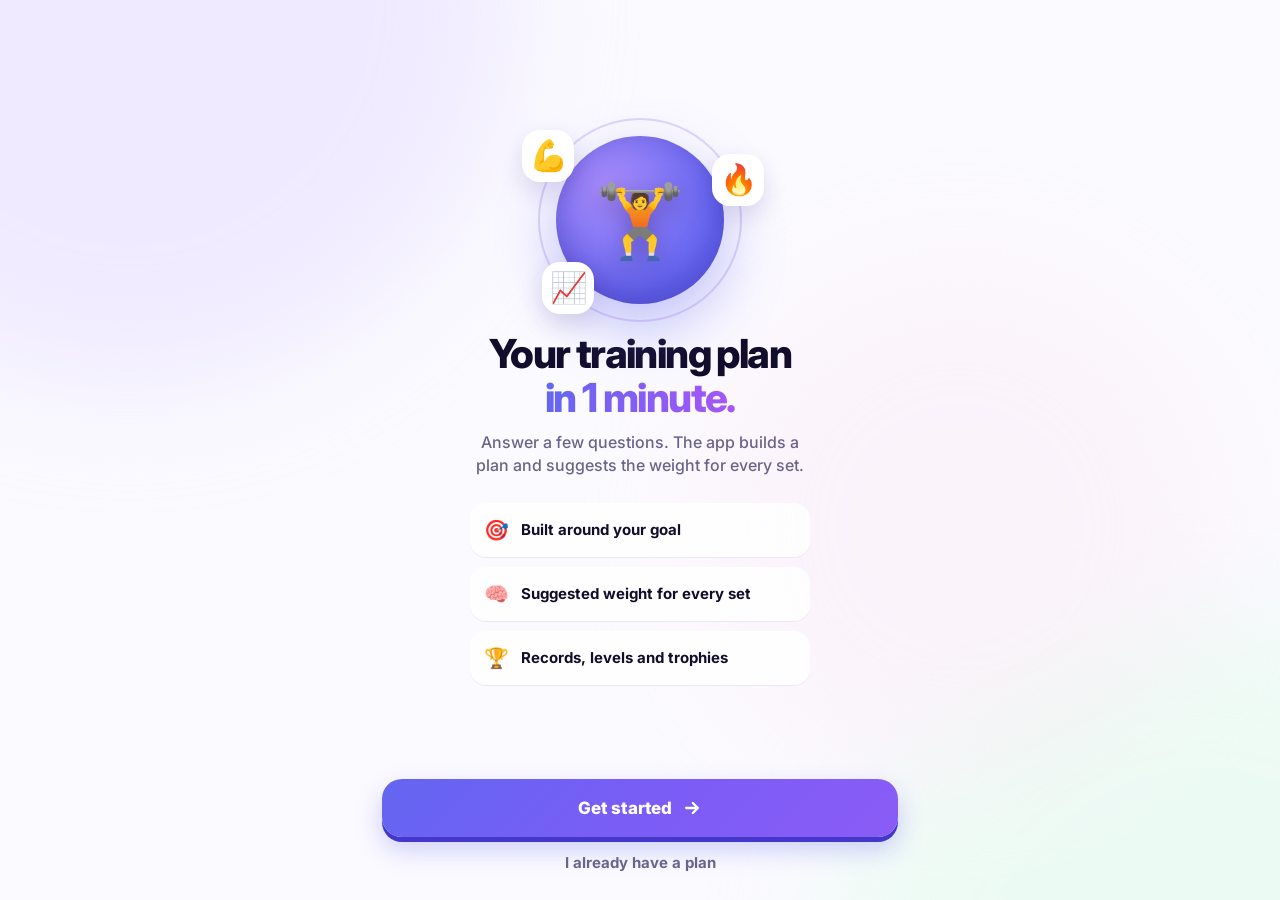
<file: index.html>
<!DOCTYPE html>
<html lang="fr">
<head>
    <meta charset="UTF-8">
    <meta name="viewport" content="width=device-width, initial-scale=1.0, user-scalable=no, viewport-fit=cover">
    <meta name="apple-mobile-web-app-capable" content="yes">
    <meta name="apple-mobile-web-app-status-bar-style" content="default">
    <meta name="apple-mobile-web-app-title" content="Muscu">
    <meta name="theme-color" content="#f8fafc">
    <title>Muscu - Training App</title>
    <link rel="manifest" href="manifest.json">
    <link rel="icon" type="image/png" sizes="32x32" href="icons/favicon-32.png">
    <link rel="icon" type="image/png" sizes="48x48" href="icons/favicon-48.png">
    <link rel="apple-touch-icon" sizes="180x180" href="icons/apple-touch-icon.png">
    <link rel="preconnect" href="https://fonts.googleapis.com">
    <link rel="preconnect" href="https://fonts.gstatic.com" crossorigin>
    <link href="https://fonts.googleapis.com/css2?family=Inter:wght@400;500;600;700;800&family=Nunito:wght@900&display=swap" rel="stylesheet" media="print" onload="this.media='all'">
    <noscript><link href="https://fonts.googleapis.com/css2?family=Inter:wght@400;500;600;700;800&family=Nunito:wght@900&display=swap" rel="stylesheet"></noscript>
    <link rel="preload" href="app.js?v=6.5.0" as="script">
    <link rel="stylesheet" href="styles.css?v=6.5.0">
    <link rel="stylesheet" href="streak-score.css?v=6.5.0">
    <link rel="stylesheet" href="theme.css?v=6.5.0">
    <link rel="stylesheet" href="onboarding.css?v=6.5.0">
    <link rel="stylesheet" href="v6.css?v=6.5.0">
    <link rel="stylesheet" href="dark.css?v=6.5.0">
    <script>
        // Theme before first paint (no white flash in dark mode).
        (function () {
            var choice = 'auto';
            try { choice = localStorage.getItem('themeChoice') || 'auto'; } catch (e) {}
            var dark = choice === 'dark' || (choice === 'auto' && window.matchMedia && matchMedia('(prefers-color-scheme: dark)').matches);
            document.documentElement.setAttribute('data-theme', dark ? 'dark' : 'light');
        })();
        // Language before first paint (same rules as i18n.js: ?lang, saved choice, phone, French).
        (function () {
            var supported = ['fr', 'en'];
            var pick = function (value) { var code = String(value || '').toLowerCase().split(/[-_]/)[0]; return supported.indexOf(code) >= 0 ? code : null; };
            var lang = null;
            try { lang = pick(new URLSearchParams(location.search).get('lang')); } catch (e) {}
            if (!lang) {
                var choice = null;
                try { choice = localStorage.getItem('locale'); } catch (e) {}
                lang = choice && choice !== 'auto' ? pick(choice) : null;
                var languages = navigator.languages && navigator.languages.length ? navigator.languages : [navigator.language];
                for (var i = 0; !lang && i < languages.length; i += 1) lang = pick(languages[i]);
            }
            document.documentElement.setAttribute('lang', lang || 'fr');
        })();
    </script>
</head>
<body>
    <!-- SVG Gradient Definitions -->
    <svg style="position: absolute; width: 0; height: 0;">
        <defs>
            <linearGradient id="timerGradient" x1="0%" y1="0%" x2="100%" y2="100%">
                <stop offset="0%" style="stop-color:#6366f1"/>
                <stop offset="50%" style="stop-color:#8b5cf6"/>
                <stop offset="100%" style="stop-color:#a855f7"/>
            </linearGradient>
        </defs>
    </svg>
    
    <div id="app">
        <!-- Écran Accueil -->
        <div id="screen-home" class="screen active">
            <div class="home-pager" id="home-pager">
                <!-- Volet 1 : Accueil -->
                <section class="home-pane" id="pane-home" data-pane="session" aria-labelledby="home-tab-session">
                    <div class="home-content pane-scroll">
                        <header class="pane-header">
                            <div class="pane-header-text">
                                <span class="home-date-kicker" id="home-date-kicker"></span>
                                <h1 id="home-title" data-i18n="home.titleNoName">Bonjour</h1>
                            </div>
                            <div class="pane-header-actions">
                            <button type="button" class="pane-header-btn friends-btn" id="btn-friends" aria-label="Amis" title="Amis" data-i18n-aria-label="home.friends" data-i18n-title="home.friends" hidden>
                                <svg viewBox="0 0 24 24" fill="none" stroke="currentColor" stroke-width="2.2" stroke-linecap="round" stroke-linejoin="round" aria-hidden="true"><path d="M16 21v-2a4 4 0 0 0-4-4H6a4 4 0 0 0-4 4v2"/><circle cx="9" cy="7" r="4"/><path d="M22 21v-2a4 4 0 0 0-3-3.87"/><path d="M16 3.13a4 4 0 0 1 0 7.75"/></svg>
                                <span class="friends-badge" id="friends-badge" hidden></span>
                            </button>
                            <button type="button" class="pane-header-btn" id="btn-settings" aria-label="Réglages" title="Réglages" data-i18n-aria-label="home.settings" data-i18n-title="home.settings">
                                <svg width="18" height="18" viewBox="0 0 24 24" fill="none" stroke="currentColor" stroke-width="2">
                            <circle cx="12" cy="12" r="3"/>
                            <path d="M19.4 15a1.65 1.65 0 0 0 .33 1.82l.06.06a2 2 0 0 1 0 2.83 2 2 0 0 1-2.83 0l-.06-.06a1.65 1.65 0 0 0-1.82-.33 1.65 1.65 0 0 0-1 1.51V21a2 2 0 0 1-2 2 2 2 0 0 1-2-2v-.09A1.65 1.65 0 0 0 9 19.4a1.65 1.65 0 0 0-1.82.33l-.06.06a2 2 0 0 1-2.83 0 2 2 0 0 1 0-2.83l.06-.06a1.65 1.65 0 0 0 .33-1.82 1.65 1.65 0 0 0-1.51-1H3a2 2 0 0 1-2-2 2 2 0 0 1 2-2h.09A1.65 1.65 0 0 0 4.6 9a1.65 1.65 0 0 0-.33-1.82l-.06-.06a2 2 0 0 1 0-2.83 2 2 0 0 1 2.83 0l.06.06a1.65 1.65 0 0 0 1.82.33H9a1.65 1.65 0 0 0 1-1.51V3a2 2 0 0 1 2-2 2 2 0 0 1 2 2v.09a1.65 1.65 0 0 0 1 1.51 1.65 1.65 0 0 0 1.82-.33l.06-.06a2 2 0 0 1 2.83 0 2 2 0 0 1 0 2.83l-.06.06a1.65 1.65 0 0 0-.33 1.82V9a1.65 1.65 0 0 0 1.51 1H21a2 2 0 0 1 2 2 2 2 0 0 1-2 2h-.09a1.65 1.65 0 0 0-1.51 1z"/>
                        </svg>
                            </button>
                            </div>
                        </header>

                        <!-- Streak Card - Consolidated -->
                        <div class="home-hero" id="streak-card"></div>

                        <!-- Week Prediction/Warning -->
                        <div class="week-prediction" id="week-prediction" style="display: none;"></div>

                        <div class="suggested-session-card next-quest" id="suggested-session">
                    <div class="next-quest-head">
                        <div class="next-quest-heading">
                            <span class="next-quest-tag" id="session-tag" data-i18n="home.nextSession">Prochaine séance</span>
                            <h2 class="session-name" id="session-name" data-i18n="common.loading">Chargement…</h2>
                            <div class="next-quest-muscles" id="session-muscles"></div>
                        </div>
                    </div>
                    <div class="last-session next-quest-last" id="last-session-info"></div>
                    <!-- Kept for the session data hooks, not displayed on the card -->
                    <div class="next-quest-data" hidden>
                        <span id="session-duration">~45 min</span>
                        <span id="session-slots">0 exos</span>
                        <span id="session-sets">0 séries</span>
                        <span id="session-cycle-preview">Cycle : --</span>
                    </div>
                    <div class="session-actions">
                        <button class="btn btn-primary btn-large next-quest-start" id="btn-start-session">
                            <span class="next-quest-play" aria-hidden="true">
                                <svg width="14" height="14" viewBox="0 0 24 24" fill="currentColor"><path d="M6.8 5.14v13.72a1 1 0 0 0 1.52.85l10.8-6.86a1 1 0 0 0 0-1.7L8.32 4.29A1 1 0 0 0 6.8 5.14z"/></svg>
                            </span>
                            <span data-i18n="home.startSession">Démarrer la séance</span>
                        </button>
                        <button class="btn btn-secondary next-quest-change" id="btn-change-session">
                            <svg width="16" height="16" viewBox="0 0 24 24" fill="none" stroke="currentColor" stroke-width="2.4" stroke-linecap="round" stroke-linejoin="round" aria-hidden="true">
                                <path d="M17 3l4 4-4 4M3 7h18M7 21l-4-4 4-4M21 17H3"/>
                            </svg>
                            <span data-i18n="home.changeSession">Changer de séance</span>
                        </button>
                    </div>
                </div>

                        <div class="month-challenge" id="month-challenge" hidden></div>

                        <button type="button" class="journey-teaser" id="journey-teaser" data-home-tab="progress" hidden></button>

                        <div class="pz-card physique-card is-compact" id="physique-card">
                            <!-- Volume par muscle généré dynamiquement -->
                        </div>

                        <div class="home-actions">
                            <button class="btn btn-outline" id="btn-edit-sessions">
                                <svg width="18" height="18" viewBox="0 0 24 24" fill="none" stroke="currentColor" stroke-width="2">
                                    <path d="M11 4H4a2 2 0 0 0-2 2v14a2 2 0 0 0 2 2h14a2 2 0 0 0 2-2v-7"/>
                                    <path d="M18.5 2.5a2.121 2.121 0 0 1 3 3L12 15l-4 1 1-4 9.5-9.5z"/>
                                </svg>
                                <span data-i18n="home.mySessions">Mes séances</span>
                            </button>
                        </div>
                    </div>
                </section>

                <!-- Volet 2 : Parcours -->
                <section class="home-pane" id="pane-journey" data-pane="progress" aria-labelledby="home-tab-progress">
                    <div class="home-content pane-scroll progress-zone" id="stats-section">
                        <header class="pane-header">
                            <div class="pane-header-text">
                                <h1 data-i18n="journey.title">Parcours</h1>
                            </div>
                        </header>

                        <div class="player-card" id="player-card"></div>

                        <div class="journey" id="journey-path">
                            <!-- Chemin façon Duolingo (journey.js) -->
                        </div>

                        <div class="pz-card league-card" id="league-card"></div>

                        <div class="pz-card quest-board" id="quest-board"></div>

                        <div class="pz-card trophy-case" id="trophy-case"></div>

                    </div>
                </section>

                <!-- Volet 3 : Stats -->
                <section class="home-pane" id="pane-stats" data-pane="stats" aria-labelledby="home-tab-stats">
                    <div class="home-content pane-scroll">
                        <header class="pane-header">
                            <div class="pane-header-text">
                                <h1 data-i18n="stats.title">Stats</h1>
                            </div>
                        </header>

                        <div class="pz-card stats-overview" id="stats-overview"></div>

                        <section class="history-calendar-section" id="history-calendar-section">
                    <div class="history-calendar-header">
                        <div class="history-calendar-heading">
                            <div class="history-calendar-meta">
                                <span class="history-calendar-kicker" id="history-calendar-kicker" data-i18n="stats.history">Historique</span>
                                <span class="history-calendar-summary" id="history-calendar-summary">0 séance</span>
                            </div>
                            <h3 id="history-calendar-title"></h3>
                        </div>
                        <div class="history-calendar-nav">
                            <button class="calendar-nav-btn" id="history-calendar-prev" type="button" aria-label="Mois précédent" data-i18n-aria-label="stats.prevMonth">
                                <svg width="16" height="16" viewBox="0 0 24 24" fill="none" stroke="currentColor" stroke-width="2.6" stroke-linecap="round" stroke-linejoin="round" aria-hidden="true"><path d="M15 18l-6-6 6-6"/></svg>
                            </button>
                            <button class="calendar-nav-btn" id="history-calendar-next" type="button" aria-label="Mois suivant" data-i18n-aria-label="stats.nextMonth">
                                <svg width="16" height="16" viewBox="0 0 24 24" fill="none" stroke="currentColor" stroke-width="2.6" stroke-linecap="round" stroke-linejoin="round" aria-hidden="true"><path d="M9 18l6-6-6-6"/></svg>
                            </button>
                        </div>
                    </div>
                    <div class="history-calendar-weekdays" aria-hidden="true">
                        <span>L</span>
                        <span>M</span>
                        <span>M</span>
                        <span>J</span>
                        <span>V</span>
                        <span>S</span>
                        <span>D</span>
                    </div>
                    <div class="history-calendar-grid" id="history-calendar-grid">
                        <!-- Calendrier généré dynamiquement -->
                    </div>
                    <div class="history-calendar-legend" id="history-calendar-legend"></div>
                    <div class="history-calendar-empty" id="history-calendar-empty" style="display: none;" data-i18n="stats.calendarEmpty">Aucune séance ce mois-ci.</div>
                </section>

                        <div class="pz-card activity-card" id="activity-card"></div>

                        <div class="pz-card cardio-card" id="cardio-card"></div>

                        <div class="pz-card exo-search-card" id="exo-search-card">
                            <!-- Recherche d'exo + fiches perso (exo-profile.js) -->
                        </div>

                        <div class="pz-card lifts-card" id="lifts-card"></div>

                        <div class="pz-card tools-card" id="tools-card"></div>

                        <div class="pz-card backup-card">
                            <div class="pz-card-head">
                                <div>
                                    <h4 data-i18n="stats.backup.title">Sauvegarde</h4>
                                    <p class="pz-card-note" data-i18n="stats.backup.note">Tes données sont stockées uniquement sur cet appareil.</p>
                                </div>
                            </div>
                            <div class="backup-actions">
                        <button class="btn btn-ghost" id="btn-export">
                            <svg width="16" height="16" viewBox="0 0 24 24" fill="none" stroke="currentColor" stroke-width="2">
                                <path d="M21 15v4a2 2 0 0 1-2 2H5a2 2 0 0 1-2-2v-4"/>
                                <polyline points="7 10 12 15 17 10"/>
                                <line x1="12" y1="15" x2="12" y2="3"/>
                            </svg>
                            <span data-i18n="stats.backup.export">Exporter</span>
                        </button>
                        <button class="btn btn-ghost" id="btn-import">
                            <svg width="16" height="16" viewBox="0 0 24 24" fill="none" stroke="currentColor" stroke-width="2">
                                <path d="M21 15v4a2 2 0 0 1-2 2H5a2 2 0 0 1-2-2v-4"/>
                                <polyline points="17 8 12 3 7 8"/>
                                <line x1="12" y1="3" x2="12" y2="15"/>
                            </svg>
                            <span data-i18n="stats.backup.import">Importer</span>
                        </button>
                        <input type="file" id="import-file" accept=".json,.txt" hidden>
                    </div>
                        </div>

                        <footer class="app-footer">
                            <span class="app-version">v6.5.0</span>
                            <span class="storage-info" id="storage-info"></span>
                        </footer>
                    </div>
                </section>
            </div>

            <nav class="tabbar" role="tablist" aria-label="Navigation principale" data-i18n-aria-label="nav.label">
                <button type="button" class="tabbar-btn active" role="tab" id="home-tab-session" data-home-tab="session" aria-selected="true">
                    <svg viewBox="0 0 24 24" fill="none" stroke="currentColor" stroke-width="2.2" stroke-linecap="round" stroke-linejoin="round" aria-hidden="true"><path d="M3 10.5 12 3l9 7.5"/><path d="M5 9.5V20a1 1 0 0 0 1 1h4v-6h4v6h4a1 1 0 0 0 1-1V9.5"/></svg>
                    <span data-i18n="nav.home">Accueil</span>
                </button>
                <button type="button" class="tabbar-btn" role="tab" id="home-tab-progress" data-home-tab="progress" aria-selected="false">
                    <svg viewBox="0 0 24 24" fill="none" stroke="currentColor" stroke-width="2.2" stroke-linecap="round" stroke-linejoin="round" aria-hidden="true"><path d="M8 21h8M12 17v4M7 4h10v5a5 5 0 0 1-10 0z"/><path d="M17 5h3v2a3 3 0 0 1-3 3M7 5H4v2a3 3 0 0 0 3 3"/></svg>
                    <span data-i18n="nav.journey">Parcours</span>
                    <span class="home-tab-dot" id="home-tab-progress-dot" hidden></span>
                </button>
                <button type="button" class="tabbar-btn" role="tab" id="home-tab-stats" data-home-tab="stats" aria-selected="false">
                    <svg viewBox="0 0 24 24" fill="none" stroke="currentColor" stroke-width="2.2" stroke-linecap="round" stroke-linejoin="round" aria-hidden="true"><path d="M4 20V10M10 20V4M16 20v-7M22 20H2"/></svg>
                    <span data-i18n="nav.stats">Stats</span>
                </button>
                <span class="tabbar-indicator" aria-hidden="true"></span>
            </nav>
        </div>

        <!-- Écran Séance -->
        <div id="screen-session" class="screen">
            <header class="header-session">
                <button class="btn-back" id="btn-back-home" aria-label="Retour" data-i18n-aria-label="common.back">
                    <svg width="24" height="24" viewBox="0 0 24 24" fill="none" stroke="currentColor" stroke-width="2">
                        <path d="M15 18l-6-6 6-6"/>
                    </svg>
                </button>
                <div class="header-center">
                    <h1 id="current-session-name" data-i18n="session.title">Séance</h1>
                    <div class="session-timer" id="session-timer">00:00</div>
                </div>
                <button class="btn btn-finish" id="btn-finish-session" data-i18n="session.finish">Terminer</button>
            </header>

            <!-- Progress Bar -->
            <div class="session-progress-container">
                <div class="session-progress-text" id="session-progress-text">0/0 exos</div>
                <div class="session-progress-bar">
                    <div class="session-progress-fill" id="session-progress-fill"></div>
                </div>
            </div>

            <main class="session-content">
                <div class="slots-list" id="slots-list">
                    <!-- Slots générés dynamiquement -->
                </div>
            </main>

            <!-- Modal fin de séance -->
            <div class="modal" id="modal-finish">
                <div class="modal-backdrop"></div>
                <div class="modal-content finish-modal-content">
                    <div class="finish-modal-glow" aria-hidden="true"></div>
                    <div class="finish-modal-hero">
                        <div class="finish-modal-icon-wrap" aria-hidden="true">
                            <div class="finish-modal-icon-ring"></div>
                            <div class="finish-modal-icon" id="finish-hero-icon">✨</div>
                        </div>
                        <div class="finish-modal-copy">
                            <h3 id="finish-title" data-i18n="finish.title">Terminer la séance&nbsp;?</h3>
                            <p id="finish-message"></p>
                        </div>
                    </div>

                    <div class="finish-modal-summary">
                        <div class="finish-modal-progress-block">
                            <div class="finish-modal-progress-header">
                                <span id="finish-progress-label" data-i18n="finish.progress">Progression</span>
                                <span id="finish-progress-value">0%</span>
                            </div>
                            <div class="finish-modal-progress-track" aria-hidden="true">
                                <div class="finish-modal-progress-fill" id="finish-progress-fill"></div>
                            </div>
                        </div>

                        <div class="finish-modal-quick-stats">
                            <div class="finish-quick-stat">
                                <span class="finish-quick-stat-label" data-i18n="finish.exercises">Exercices</span>
                                <span class="finish-quick-stat-value" id="finish-stat-exercises">0/0</span>
                            </div>
                            <div class="finish-quick-stat">
                                <span class="finish-quick-stat-label" data-i18n="finish.sets">Séries</span>
                                <span class="finish-quick-stat-value" id="finish-stat-sets">0</span>
                            </div>
                            <div class="finish-quick-stat">
                                <span class="finish-quick-stat-label" data-i18n="finish.duration">Durée</span>
                                <span class="finish-quick-stat-value" id="finish-stat-duration">0 min</span>
                            </div>
                        </div>

                        <div class="finish-modal-helper" id="finish-note"></div>
                    </div>

                    <div class="modal-actions finish-modal-actions">
                        <button class="btn btn-secondary" id="btn-cancel-finish" data-i18n="finish.continue">Continuer la séance</button>
                        <button class="btn btn-primary" id="btn-confirm-finish" data-i18n="finish.confirm">Terminer la séance</button>
                    </div>
                </div>
            </div>
        </div>

        <!-- Écran Exercice -->
        <div id="screen-exercise" class="screen">
            <header class="header-exercise">
                <button class="btn-back" id="btn-back-session" aria-label="Retour à la séance" data-i18n-aria-label="exercise.backToSession">
                    <svg width="24" height="24" viewBox="0 0 24 24" fill="none" stroke="currentColor" stroke-width="2">
                        <path d="M15 18l-6-6 6-6"/>
                    </svg>
                </button>
                <div class="header-center">
                    <div class="exercise-slot-label" id="exercise-slot-label">A1</div>
                    <h1 id="current-exercise-name">Exercice</h1>
                    <div class="exercise-header-meta" id="exercise-header-meta" aria-live="polite"></div>
                </div>
                <div class="exercise-header-actions">
                    <button type="button" class="exercise-header-more" id="btn-exercise-more" aria-label="Options de l'exercice" aria-haspopup="dialog" aria-controls="sheet-exercise-actions">
                        <svg viewBox="0 0 24 24" fill="currentColor" aria-hidden="true"><circle cx="5" cy="12" r="2"/><circle cx="12" cy="12" r="2"/><circle cx="19" cy="12" r="2"/></svg>
                    </button>
                </div>
            </header>

            <main class="exercise-content">
                <div class="exercise-info-card">
                    <div class="info-grid">
                        <div class="info-item">
                            <span class="info-label" id="exercise-sets-label">Séries</span>
                            <span class="info-value" id="exercise-sets">3</span>
                        </div>
                        <div class="info-item">
                            <span class="info-label" id="exercise-reps-label">Reps</span>
                            <span class="info-value" id="exercise-reps">8-12</span>
                        </div>
                        <div class="info-item">
                            <span class="info-label">Repos</span>
                            <span class="info-value" id="exercise-rest">90s</span>
                        </div>
                        <div class="info-item">
                            <span class="info-label" id="exercise-rir-label">RIR</span>
                            <span class="info-value" id="exercise-rir">2</span>
                        </div>
                    </div>
                    <div class="exercise-challenge-card" id="exercise-challenge-card" style="display: none;">
                        <div class="exercise-challenge-icon" aria-hidden="true">
                            <svg viewBox="0 0 24 24" fill="none" stroke="currentColor" stroke-width="2.2" stroke-linecap="round" stroke-linejoin="round">
                                <path d="M3 8l4.5 3.5L12 4l4.5 7.5L21 8l-2 10H5L3 8z"></path>
                                <path d="M5 18h14"></path>
                            </svg>
                        </div>
                        <div class="exercise-challenge-copy">
                            <div class="exercise-challenge-kicker-row">
                                <span class="exercise-challenge-kicker">Défi actif</span>
                                <span class="exercise-challenge-xp" id="exercise-challenge-xp" hidden></span>
                            </div>
                            <div class="exercise-challenge-title" id="exercise-challenge-title">Objectif du jour</div>
                            <div class="exercise-challenge-target" id="exercise-challenge-target">--</div>
                            <div class="exercise-challenge-meter" id="exercise-challenge-meter" hidden>
                                <div class="exercise-challenge-bar"><span id="exercise-challenge-bar-fill"></span></div>
                                <strong id="exercise-challenge-count">0/0</strong>
                            </div>
                            <div class="exercise-challenge-progress" id="exercise-challenge-progress"></div>
                        </div>
                    </div>
                    <!-- Coaching Advice Card: "mission du jour" -->
                    <div class="coaching-advice" id="coaching-advice" style="display: none;">
                        <div class="coach-card-bg" aria-hidden="true">
                            <span class="coach-card-blob blob-a"></span>
                            <span class="coach-card-blob blob-b"></span>
                            <span class="coach-card-grid"></span>
                        </div>
                        <div class="coaching-advice-header">
                            <div class="coaching-advice-heading">
                                <span class="coaching-advice-icon" id="coaching-advice-icon">
                                    <svg viewBox="0 0 24 24" fill="none" stroke="currentColor" stroke-width="2">
                                        <circle cx="12" cy="12" r="8"></circle>
                                        <circle cx="12" cy="12" r="3"></circle>
                                    </svg>
                                </span>
                                <div class="coaching-advice-heading-copy">
                                    <span class="coaching-advice-title" id="coaching-advice-title">Conseil du coach</span>
                                </div>
                            </div>
                            <span class="coaching-advice-chip" id="coaching-advice-chip">Plan du jour</span>
                        </div>
                        <div class="coaching-suggestion-row coaching-suggestion-grid" id="coaching-suggestion-grid">
                            <div class="coaching-suggestion coaching-suggestion-weight">
                                <span class="coaching-suggestion-label" id="coaching-suggested-weight-label">Poids suggéré</span>
                                <div class="coaching-suggestion-value">
                                    <span id="coaching-suggested-weight">--</span>
                                    <span class="coaching-weight-trend" id="coaching-weight-trend"></span>
                                </div>
                                <span class="coaching-suggestion-subnote" id="coaching-suggested-weight-reference" style="display: none;"></span>
                            </div>
                            <div class="coaching-suggestion coaching-suggestion-reps">
                                <span class="coaching-suggestion-label">Reps cible</span>
                                <span class="coaching-suggestion-value" id="coaching-suggested-reps">--</span>
                            </div>
                            <div class="coaching-suggestion coaching-suggestion-volume" id="coaching-suggested-sets-container" style="display: none;">
                                <span class="coaching-suggestion-label" id="coaching-suggested-sets-label">Volume du jour</span>
                                <span class="coaching-suggestion-value" id="coaching-suggested-sets">--</span>
                            </div>
                            <div class="coaching-suggestion coaching-suggestion-backoff" id="coaching-backoff-container" style="display: none;">
                                <span class="coaching-suggestion-label">Back-off</span>
                                <span class="coaching-suggestion-value" id="coaching-backoff-weight">--</span>
                            </div>
                        </div>
                        <div class="coaching-advice-summary" id="coaching-advice-message"></div>
                        <div class="coaching-status-row" id="coaching-status-row" style="display: none;">
                            <span class="coaching-status-pill" id="coaching-fatigue-pill">Récupération correcte</span>
                            <div class="coach-energy" id="coach-energy" aria-label="Énergie du jour">
                                <div class="coach-energy-segs" id="coach-energy-segs"></div>
                                <strong class="coach-energy-value" id="coach-energy-value">--</strong>
                            </div>
                            <button type="button" class="coaching-info-btn" id="btn-coach-fatigue-info" aria-label="Comprendre le niveau de fatigue">
                                <svg viewBox="0 0 24 24" fill="none" stroke="currentColor" stroke-width="2.2" stroke-linecap="round" stroke-linejoin="round">
                                    <circle cx="12" cy="12" r="9"></circle>
                                    <path d="M12 10v5"></path>
                                    <path d="M12 7h.01"></path>
                                </svg>
                            </button>
                        </div>
                        <div class="coaching-advice-drawer" id="coaching-advice-drawer">
                            <button type="button" class="coaching-drawer-toggle" id="btn-coach-toggle-drawer" aria-expanded="false">
                                <span>Réglages coach</span>
                                <svg class="coaching-drawer-chevron" viewBox="0 0 24 24" fill="none" stroke="currentColor" stroke-width="2.2" stroke-linecap="round" stroke-linejoin="round">
                                    <path d="M6 9l6 6 6-6"></path>
                                </svg>
                            </button>
                            <div class="coaching-advice-drawer-body" id="coaching-advice-drawer-body" style="display: none;">
                                <div class="coaching-progress-meta" id="coaching-progress-meta" style="display: none;">
                                    <div class="coaching-progress-copy">
                                        <span class="coaching-mode-chip" id="coaching-mode-chip">Progression charge</span>
                                        <span class="coaching-mode-note" id="coaching-mode-note">Passe en mode plafonné dès que la machine ne peut plus monter.</span>
                                    </div>
                                    <label class="coaching-progress-toggle" id="coach-cap-toggle-wrap">
                                        <div class="coaching-progress-toggle-copy">
                                            <span class="coaching-progress-toggle-title" id="coaching-cap-toggle-title">Machine au max</span>
                                            <span class="coaching-progress-toggle-status" id="coaching-cap-toggle-status">Off</span>
                                        </div>
                                        <span class="toggle-switch coaching-toggle-switch">
                                            <input type="checkbox" id="btn-coach-toggle-cap" aria-label="Activer le mode charge plafonnée">
                                            <span class="toggle-slider"></span>
                                        </span>
                                    </label>
                                </div>
                            </div>
                        </div>
                    </div>
                </div>
                
                <!-- Superset Coaching Advice (shown only in superset mode) -->
                <div class="coaching-advice coaching-advice-superset" id="superset-coaching-container" style="display: none;">
                    <div class="coaching-advice-header">
                        <div class="coaching-advice-heading">
                            <span class="coaching-advice-icon">
                                <svg viewBox="0 0 24 24" fill="none" stroke="currentColor" stroke-width="2.2" stroke-linecap="round" stroke-linejoin="round">
                                    <path d="M13 2L4 14h6l-1 8 9-12h-6l1-8z"></path>
                                </svg>
                            </span>
                            <div class="coaching-advice-heading-copy">
                                <span class="coaching-advice-title">Conseils superset</span>
                            </div>
                        </div>
                        <span class="coaching-advice-chip">A / B</span>
                    </div>
                    
                    <!-- Exercise A Advice -->
                    <div class="coaching-dual-exercise">
                        <div class="coaching-exercise-label">
                            <span class="coaching-exercise-badge badge-a">A</span>
                            <span class="coaching-exercise-name" id="superset-advice-name-a">Exercice A</span>
                        </div>
                        <div class="coaching-dual-summary" id="superset-advice-message-a">--</div>
                        <div class="coaching-suggestion-row">
                            <div class="coaching-suggestion">
                                <span class="coaching-suggestion-label">Poids</span>
                                <span class="coaching-suggestion-value" id="superset-advice-weight-a">-- kg</span>
                            </div>
                            <div class="coaching-suggestion">
                                <span class="coaching-suggestion-label">Reps</span>
                                <span class="coaching-suggestion-value" id="superset-advice-reps-a">--</span>
                            </div>
                        </div>
                    </div>
                    
                    <div class="coaching-divider"></div>
                    
                    <!-- Exercise B Advice -->
                    <div class="coaching-dual-exercise">
                        <div class="coaching-exercise-label">
                            <span class="coaching-exercise-badge badge-b">B</span>
                            <span class="coaching-exercise-name" id="superset-advice-name-b">Exercice B</span>
                        </div>
                        <div class="coaching-dual-summary" id="superset-advice-message-b">--</div>
                        <div class="coaching-suggestion-row">
                            <div class="coaching-suggestion">
                                <span class="coaching-suggestion-label">Poids</span>
                                <span class="coaching-suggestion-value" id="superset-advice-weight-b">-- kg</span>
                            </div>
                            <div class="coaching-suggestion">
                                <span class="coaching-suggestion-label">Reps</span>
                                <span class="coaching-suggestion-value" id="superset-advice-reps-b">--</span>
                            </div>
                        </div>
                    </div>
                    
                    <div id="superset-advice-content-a" style="display: none;"></div>
                    <div id="superset-advice-content-b" style="display: none;"></div>
                </div>
                
                <!-- Unilateral Coaching Advice (shown only for unilateral exercises) -->
                <div class="coaching-advice coaching-advice-unilateral" id="unilateral-coaching-container" style="display: none;">
                    <div class="coaching-advice-header">
                        <div class="coaching-advice-heading">
                            <span class="coaching-advice-icon" aria-hidden="true">↔</span>
                            <div class="coaching-advice-heading-copy">
                                <span class="coaching-advice-title">Gauche / droite</span>
                            </div>
                        </div>
                    </div>
                    <div class="coaching-advice-summary" id="unilateral-coach-summary">Chaque côté est suivi séparément.</div>
                    <div class="uni-coach-grid" id="unilateral-coach-grid" aria-live="polite"></div>
                </div>

                <div class="series-list" id="series-list">
                    <!-- Séries générées dynamiquement -->
                </div>

                <section class="exercise-control-card" id="exercise-control-card" aria-label="Nombre de séries" hidden>
                    <div class="exercise-control-copy">
                        <strong id="exercise-volume-value">3 séries programmées</strong>
                        <small id="exercise-volume-note"></small>
                    </div>
                    <div class="exercise-control-actions">
                        <div class="exercise-control-stepper" role="group" aria-label="Nombre de séries">
                            <button type="button" class="btn btn-control-step" id="btn-volume-minus" aria-label="Retirer une série">−</button>
                            <span class="exercise-control-count" id="exercise-volume-count" aria-live="polite">3</span>
                            <button type="button" class="btn btn-control-step" id="btn-volume-plus" aria-label="Ajouter une série">+</button>
                        </div>
                        <button type="button" class="btn btn-secondary btn-skip-exercise" id="btn-skip-exercise">Passer l’exercice</button>
                    </div>
                </section>

                <section class="live-adaptation-card" id="live-adaptation-card" aria-live="polite" hidden>
                    <div class="live-adaptation-header">
                        <div>
                            <strong id="live-adaptation-title">Signal détecté</strong>
                        </div>
                        <span class="live-adaptation-badge" id="live-adaptation-badge">Suggestion</span>
                    </div>
                    <p class="live-adaptation-message" id="live-adaptation-message"></p>
                    <div class="live-adaptation-metrics" id="live-adaptation-metrics"></div>
                    <div class="live-adaptation-actions">
                        <button type="button" class="btn btn-primary" id="btn-live-apply-load" hidden>Appliquer</button>
                        <button type="button" class="btn btn-secondary" id="btn-live-apply-volume" hidden>Réduire le volume</button>
                        <button type="button" class="btn btn-secondary" id="btn-live-open-substitution" hidden>Voir les variantes</button>
                        <button type="button" class="btn btn-ghost" id="btn-live-dismiss">Ignorer</button>
                    </div>
                </section>

                <!-- Logbook - Dernière séance -->
                <div class="exercise-progress-card exercise-stats-card" id="exercise-progress-card" style="display: none;">
                    <div class="exercise-progress-header">
                        <div>
                            <div class="exercise-progress-title">Progression</div>
                        </div>
                        <div class="exercise-progress-badge" id="exercise-progress-badge">Stable</div>
                    </div>
                    <div class="xstats-tiles" data-xstats="tiles"></div>
                    <div class="exercise-progress-body">
                        <div class="xstats-chart-head">
                            <span>e1RM estimé</span>
                            <strong data-xstats="delta"></strong>
                        </div>
                        <canvas id="exercise-progress-sparkline" height="104"></canvas>
                        <div class="xstats-axis" data-xstats="axis"></div>
                        <div class="exercise-progress-meta" id="exercise-progress-meta">Pas assez d’historique</div>
                    </div>
                    <div class="xstats-quest" data-xstats="quest" hidden></div>
                </div>

                <div class="logbook-card" id="logbook-card">
                    <div class="logbook-header">
                        <div class="logbook-title">
                            <svg width="18" height="18" viewBox="0 0 24 24" fill="none" stroke="currentColor" stroke-width="2">
                                <path d="M12 8v4l3 3m6-3a9 9 0 11-18 0 9 9 0 0118 0z"/>
                            </svg>
                            Historique
                        </div>
                        <span class="logbook-date" id="logbook-date">--</span>
                    </div>
                    <div class="logbook-content" id="logbook-content">
                        <div class="logbook-empty">Première fois sur cet exercice</div>
                    </div>
                </div>
                
                <!-- Superset Logbook (unified view) -->
                <div class="superset-logbook-container" id="superset-logbook-container" style="display: none;">
                    <div class="superset-logbook-header">
                        <div class="superset-logbook-title">
                            <svg width="18" height="18" viewBox="0 0 24 24" fill="none" stroke="currentColor" stroke-width="2">
                                <path d="M12 8v4l3 3m6-3a9 9 0 11-18 0 9 9 0 0118 0z"/>
                            </svg>
                            Historique superset
                        </div>
                    </div>
                    
                    <!-- Exercise A History -->
                    <div class="superset-logbook-exercise exercise-a">
                        <div class="superset-logbook-exercise-header">
                            <span class="superset-exercise-dot dot-a"></span>
                            <span class="superset-logbook-exercise-name" id="superset-logbook-name-a">Exercice A</span>
                            <span class="superset-logbook-date" id="superset-logbook-date-a">--</span>
                        </div>
                        <div class="superset-logbook-content" id="superset-logbook-content-a">
                            <div class="logbook-empty">Première fois</div>
                        </div>
                    </div>
                    
                    <!-- Exercise B History -->
                    <div class="superset-logbook-exercise exercise-b">
                        <div class="superset-logbook-exercise-header">
                            <span class="superset-exercise-dot dot-b"></span>
                            <span class="superset-logbook-exercise-name" id="superset-logbook-name-b">Exercice B</span>
                            <span class="superset-logbook-date" id="superset-logbook-date-b">--</span>
                        </div>
                        <div class="superset-logbook-content" id="superset-logbook-content-b">
                            <div class="logbook-empty">Première fois</div>
                        </div>
                    </div>
                </div>

                <div class="superset-progress-grid" id="superset-progress-container" style="display: none;">
                    <div class="exercise-progress-card exercise-progress-card-superset" id="superset-progress-card-a" style="display: none;">
                        <div class="exercise-progress-header">
                            <div>
                                <div class="exercise-progress-kicker">Progression A</div>
                                <div class="exercise-progress-title" id="superset-progress-title-a">Exercice A</div>
                            </div>
                            <div class="exercise-progress-badge" id="superset-progress-badge-a">Stable</div>
                        </div>
                        <div class="exercise-progress-body">
                            <canvas id="superset-progress-sparkline-a" height="56"></canvas>
                            <div class="exercise-progress-meta" id="superset-progress-meta-a">Pas assez d’historique</div>
                        </div>
                    </div>

                    <div class="exercise-progress-card exercise-progress-card-superset" id="superset-progress-card-b" style="display: none;">
                        <div class="exercise-progress-header">
                            <div>
                                <div class="exercise-progress-kicker">Progression B</div>
                                <div class="exercise-progress-title" id="superset-progress-title-b">Exercice B</div>
                            </div>
                            <div class="exercise-progress-badge" id="superset-progress-badge-b">Stable</div>
                        </div>
                        <div class="exercise-progress-body">
                            <canvas id="superset-progress-sparkline-b" height="56"></canvas>
                            <div class="exercise-progress-meta" id="superset-progress-meta-b">Pas assez d’historique</div>
                        </div>
                    </div>
                </div>

                <div class="coach-decision-card coach-decision-card-superset" id="superset-decision-card" style="display: none;">
                    <div class="coach-decision-header">
                        <div>
                            <h4>Pourquoi ces conseils</h4>
                        </div>
                        <span class="coach-decision-confidence" id="superset-decision-confidence">2 lectures coach</span>
                    </div>
                    <div class="superset-decision-grid" id="superset-decision-grid"></div>
                </div>
                
                <!-- Unilateral Logbook (unified view) -->
                <div class="unilateral-logbook-container" id="unilateral-logbook-container" style="display: none;">
                    <div class="unilateral-logbook-header">
                        <div class="unilateral-logbook-title">
                            <svg width="18" height="18" viewBox="0 0 24 24" fill="none" stroke="currentColor" stroke-width="2">
                                <path d="M12 8v4l3 3m6-3a9 9 0 11-18 0 9 9 0 0118 0z"/>
                            </svg>
                            Historique gauche / droite
                        </div>
                    </div>
                    
                    <!-- Left Side History -->
                    <div class="unilateral-logbook-exercise side-left">
                        <div class="unilateral-logbook-exercise-header">
                            <span class="unilateral-exercise-dot dot-left"></span>
                            <span class="unilateral-logbook-exercise-name" id="unilateral-logbook-name-left">Côté gauche</span>
                            <span class="unilateral-logbook-date" id="unilateral-logbook-date-left">--</span>
                        </div>
                        <div class="unilateral-logbook-content" id="unilateral-logbook-content-left">
                            <div class="logbook-empty">Première fois</div>
                        </div>
                    </div>
                    
                    <!-- Right Side History -->
                    <div class="unilateral-logbook-exercise side-right">
                        <div class="unilateral-logbook-exercise-header">
                            <span class="unilateral-exercise-dot dot-right"></span>
                            <span class="unilateral-logbook-exercise-name" id="unilateral-logbook-name-right">Côté droit</span>
                            <span class="unilateral-logbook-date" id="unilateral-logbook-date-right">--</span>
                        </div>
                        <div class="unilateral-logbook-content" id="unilateral-logbook-content-right">
                            <div class="logbook-empty">Première fois</div>
                        </div>
                    </div>
                </div>
                
                <!-- Legacy logbook for superset (hidden, kept for compatibility) -->
                <div class="logbook-card logbook-card-superset" id="logbook-card-superset" style="display: none;">
                    <div class="logbook-header">
                        <div class="logbook-title">
                            <svg width="18" height="18" viewBox="0 0 24 24" fill="none" stroke="currentColor" stroke-width="2">
                                <path d="M12 8v4l3 3m6-3a9 9 0 11-18 0 9 9 0 0118 0z"/>
                            </svg>
                            <span id="logbook-superset-exercise-name">Exercice 2</span>
                        </div>
                        <span class="logbook-date" id="logbook-date-superset">--</span>
                    </div>
                    <div class="logbook-content" id="logbook-content-superset">
                        <div class="logbook-empty">Première fois sur cet exercice</div>
                    </div>
                </div>

                <div class="exercise-notes" id="exercise-notes">
                    <h4>Consignes d'exécution</h4>
                    <p id="exercise-instructions">--</p>
                    <button type="button" class="technique-teaser" id="technique-teaser" hidden>
                        <img class="technique-teaser-thumb" id="technique-teaser-thumb" alt="" loading="lazy" decoding="async">
                        <span class="technique-teaser-copy">
                            <strong>Fiche technique</strong>
                            <small id="technique-teaser-meta">Animation + étapes détaillées</small>
                        </span>
                        <span class="technique-teaser-cta" aria-hidden="true">Voir</span>
                    </button>
                    <div class="exercise-note-editor">
                        <label for="exercise-note-input">Note de l'exercice</label>
                        <textarea id="exercise-note-input" class="exercise-note-input" rows="3" placeholder="Réglage machine, gêne, sensations…"></textarea>
                    </div>
                </div>

                <div class="coach-decision-card" id="coach-decision-card" style="display: none;">
                    <div class="coach-decision-header">
                        <div>
                            <h4>Pourquoi ce conseil</h4>
                        </div>
                        <span class="coach-decision-confidence" id="coach-decision-confidence">Confiance --</span>
                    </div>
                    <div class="coach-decision-grid" id="coach-decision-grid"></div>
                </div>
            </main>

            <!-- Timer Overlay -->
            <div class="timer-overlay" id="timer-overlay" data-theme="iris" data-motion="float" data-ornament="sparkles">
                <div class="timer-content">
                    <div class="timer-stage" id="timer-stage">
                        <span class="timer-stage-badge" id="timer-stage-badge">Repos</span>
                        <div class="timer-set-track" id="timer-set-track" aria-hidden="true"></div>
                        <p class="timer-stage-copy" id="timer-stage-copy"></p>
                    </div>

                    <div class="timer-done-card" id="timer-done-card" hidden></div>

                    <div class="timer-ring">
                        <div class="timer-ring-ornaments" aria-hidden="true">
                            <span class="timer-ornament timer-ornament-1"></span>
                            <span class="timer-ornament timer-ornament-2"></span>
                            <span class="timer-ornament timer-ornament-3"></span>
                            <span class="timer-ornament timer-ornament-4"></span>
                            <span class="timer-ornament timer-ornament-5"></span>
                            <span class="timer-ornament timer-ornament-6"></span>
                        </div>
                        <div class="timer-ring-core-fx" aria-hidden="true">
                            <span class="timer-core-orb timer-core-orb-1"></span>
                            <span class="timer-core-orb timer-core-orb-2"></span>
                            <span class="timer-core-orb timer-core-orb-3"></span>
                        </div>
                        <svg class="timer-ring-svg" viewBox="0 0 200 200">
                            <circle class="timer-ring-bg" cx="100" cy="100" r="90" />
                            <circle class="timer-ring-progress" id="timer-ring-progress" cx="100" cy="100" r="90" />
                        </svg>
                        <div class="timer-ring-inner">
                            <div class="timer-label" id="timer-label">Repos</div>
                            <div class="timer-countdown" id="timer-countdown">90</div>
                            <div class="timer-total" id="timer-total"></div>
                        </div>
                    </div>
                    
                    <div class="timer-context-card" id="timer-context-card">
                        <div class="timer-context-header">
                            <span class="timer-context-kicker">Prochaine série</span>
                            <span class="timer-context-progress" id="timer-context-progress">2/4</span>
                        </div>
                        <div class="timer-context-title" id="timer-context-title">Exercice</div>
                        <div class="timer-context-metrics" id="timer-context-metrics"></div>
                        <p class="timer-context-note" id="timer-context-note"></p>
                        <div class="timer-rest-suggestion" id="timer-rest-suggestion" hidden>
                            <span id="timer-rest-suggestion-copy"></span>
                            <button type="button" class="btn btn-timer-suggestion" id="btn-use-rest-suggestion">Utiliser la suggestion</button>
                        </div>
                    </div>

                    <div class="rpe-section" id="rpe-section" data-touched="false">
                        <div class="rpe-header">
                            <div class="rpe-question">Comment c'était ?</div>
                            <button type="button" class="help-dot" data-help="ressenti" aria-label="À quoi sert le ressenti ?">?</button>
                        </div>
                        <input type="range" id="rpe-slider" class="rpe-slider" min="6" max="10" step="1" value="8" hidden>
                        <div class="rpe-choices rpe-faces" id="rpe-choices">
                            <button type="button" class="rpe-chip" data-rpe="6" aria-pressed="false">
                                <span class="rpe-chip-icon rpe-face" aria-hidden="true">😌</span>
                                <span class="rpe-chip-label">Facile</span>
                            </button>
                            <button type="button" class="rpe-chip" data-rpe="7" aria-pressed="false">
                                <span class="rpe-chip-icon rpe-face" aria-hidden="true">🙂</span>
                                <span class="rpe-chip-label">Ça va</span>
                            </button>
                            <button type="button" class="rpe-chip" data-rpe="8" aria-pressed="false">
                                <span class="rpe-chip-icon rpe-face" aria-hidden="true">😤</span>
                                <span class="rpe-chip-label">Dur</span>
                            </button>
                            <button type="button" class="rpe-chip" data-rpe="9" aria-pressed="false">
                                <span class="rpe-chip-icon rpe-face" aria-hidden="true">🥵</span>
                                <span class="rpe-chip-label">Très dur</span>
                            </button>
                            <button type="button" class="rpe-chip" data-rpe="10" aria-pressed="false">
                                <span class="rpe-chip-icon rpe-face" aria-hidden="true">💀</span>
                                <span class="rpe-chip-label">À fond</span>
                            </button>
                        </div>
                        <div class="rpe-feedback" id="rpe-feedback">
                            <span class="rpe-description">Facultatif</span>
                        </div>
                    </div>
                    
                    <div class="timer-controls">
                        <button class="btn btn-timer" id="btn-timer-minus" type="button">-15s</button>
                        <button class="btn btn-timer-skip" id="btn-timer-skip" type="button">Passer</button>
                        <button class="btn btn-timer" id="btn-timer-plus" type="button">+15s</button>
                    </div>
                    <button class="btn btn-timer-stop" id="btn-timer-stop" type="button">
                        <svg width="20" height="20" viewBox="0 0 24 24" fill="currentColor">
                            <rect x="6" y="6" width="12" height="12" rx="2"/>
                        </svg>
                        <span id="btn-timer-stop-label">Arrêter le repos</span>
                    </button>
                </div>
            </div>

            <!-- Résumé fin d'exercice -->
            <div class="exercise-summary" id="exercise-summary">
                <div class="summary-content">
                    <div class="summary-medal">
                        <div class="summary-rays" aria-hidden="true"></div>
                        <div class="summary-icon" id="summary-icon">✅</div>
                    </div>
                    <div class="summary-kicker" id="summary-exercise-name"></div>
                    <h3 id="summary-title">Exercice terminé</h3>
                    <div class="summary-xp" id="summary-xp" hidden></div>
                    <div class="summary-stats">
                        <div class="stat">
                            <span class="stat-label">Reps totales</span>
                            <span class="stat-value" id="summary-total-reps">0</span>
                        </div>
                        <div class="stat">
                            <span class="stat-label">Charge max</span>
                            <span class="stat-value" id="summary-max-weight">0 kg</span>
                        </div>
                    </div>
                    <div class="summary-comparison" id="summary-comparison">
                        <!-- Comparaison avec la dernière séance -->
                    </div>
                    <div class="summary-pr-list" id="summary-pr-list"></div>
                    <div class="summary-badges" id="summary-badges"></div>
                    <button class="btn btn-primary btn-large summary-continue" id="btn-back-to-session">
                        Continuer la séance
                        <svg width="18" height="18" viewBox="0 0 24 24" fill="none" stroke="currentColor" stroke-width="2.8" stroke-linecap="round" stroke-linejoin="round" aria-hidden="true"><path d="M5 12h14M13 6l6 6-6 6"/></svg>
                    </button>
                </div>
            </div>
        </div>

        <!-- Bottom Sheet Changement de séance -->
        <div class="bottom-sheet" id="sheet-change-session">
            <div class="sheet-backdrop"></div>
            <div class="sheet-content">
                <div class="sheet-handle"></div>
                <h3 data-i18n="changeSession.title">Choisir une séance</h3>
                <div class="session-options" id="session-options">
                    <!-- Options générées dynamiquement -->
                </div>
            </div>
        </div>

        <!-- Bottom Sheet Édition séances -->
        <div class="bottom-sheet" id="sheet-edit-sessions">
            <div class="sheet-backdrop"></div>
            <div class="sheet-content sheet-content-large">
                <div class="sheet-handle"></div>
                <div class="edit-session-list" id="edit-session-list">
                    <!-- Séances à éditer -->
                </div>
            </div>
        </div>

        <!-- Bottom Sheet Édition slot -->
        <div class="bottom-sheet" id="sheet-edit-slot">
            <div class="sheet-backdrop"></div>
            <div class="sheet-content sheet-content-large">
                <div class="sheet-handle"></div>
                <div class="sheet-titlebar">
                    <button class="btn-icon-small sheet-back-button" id="btn-back-edit-slot" type="button" aria-label="Retour">
                        <svg width="18" height="18" viewBox="0 0 24 24" fill="none" stroke="currentColor" stroke-width="2.4">
                            <path d="M15 18l-6-6 6-6"/>
                        </svg>
                    </button>
                    <h3>Réglages de l'exercice</h3>
                    <div class="sheet-titlebar-spacer"></div>
                </div>
                <div class="edit-slot-form" id="edit-slot-form">
                    <!-- Formulaire généré dynamiquement -->
                </div>
            </div>
        </div>

        <!-- Bottom Sheet Édition séance détaillée -->
        <div class="bottom-sheet" id="sheet-edit-session-detail">
            <div class="sheet-backdrop"></div>
            <div class="sheet-content sheet-content-large">
                <div class="sheet-handle"></div>
                <div id="edit-session-detail-content">
                    <!-- Contenu généré dynamiquement -->
                </div>
            </div>
        </div>

        <!-- Bottom Sheet Bibliothèque d'exercices -->
        <div class="bottom-sheet" id="sheet-exercise-library">
            <div class="sheet-backdrop"></div>
            <div class="sheet-content sheet-content-large">
                <div class="sheet-handle"></div>
                <div class="sheet-titlebar">
                    <button class="btn-icon-small sheet-back-button" id="btn-back-exercise-library" type="button" aria-label="Retour">
                        <svg width="18" height="18" viewBox="0 0 24 24" fill="none" stroke="currentColor" stroke-width="2.4">
                            <path d="M15 18l-6-6 6-6"/>
                        </svg>
                    </button>
                    <h3 id="exercise-library-title">Ajouter un exercice</h3>
                    <div class="sheet-titlebar-spacer"></div>
                </div>
                <div class="exercise-library-toolbar">
                    <input type="text" id="exercise-library-search" class="form-input" placeholder="Rechercher : curl, presse, poulie…">
                </div>
                <div class="exercise-library-filters" id="exercise-library-filters">
                    <!-- Catégories générées dynamiquement -->
                </div>
                <div class="exercise-library-custom">
                    <button class="btn btn-outline" id="btn-create-custom-exercise" type="button">
                        Créer cet exercice en custom
                    </button>
                </div>
                <div class="exercise-library-list" id="exercise-library-list">
                    <!-- Exercices générés dynamiquement -->
                </div>
            </div>
        </div>

        <!-- Bottom Sheet Pool de remplacement -->
        <div class="bottom-sheet" id="sheet-pool">
            <div class="sheet-backdrop"></div>
            <div class="sheet-content">
                <div class="sheet-handle"></div>
                <div class="pool-header" id="pool-header">
                    <!-- Message de stagnation si applicable -->
                </div>
                <h3 id="pool-title">Choisir une variante</h3>
                <p class="pool-subtitle" id="pool-subtitle"></p>
                <div class="pool-list" id="pool-list">
                    <!-- Exercices de la pool générés dynamiquement -->
                </div>
                <button class="btn btn-ghost pool-ignore" id="btn-pool-ignore" type="button">
                    Annuler
                </button>
            </div>
        </div>

        <!-- Bottom Sheet Fiche perso d'un exercice -->
        <div class="bottom-sheet" id="sheet-exo-profile">
            <div class="sheet-backdrop"></div>
            <div class="sheet-content sheet-content-large exo-profile-sheet">
                <div class="sheet-handle"></div>
                <div class="sheet-titlebar exercise-insights-titlebar">
                    <div class="sheet-titlebar-spacer"></div>
                    <div class="exercise-insights-heading">
                        <h3>Statistiques de l’exercice</h3>
                    </div>
                    <button type="button" class="btn-icon-small exercise-insights-close" id="btn-close-exo-profile" aria-label="Fermer la fiche">
                        <svg width="18" height="18" viewBox="0 0 24 24" fill="none" stroke="currentColor" stroke-width="2.2" stroke-linecap="round">
                            <path d="M6 6l12 12M18 6L6 18"></path>
                        </svg>
                    </button>
                </div>
                <div class="exo-profile-body" id="exo-profile-body"></div>
            </div>
        </div>

        <!-- Bottom Sheet Outils optionnels de l'exercice -->
        <div class="bottom-sheet" id="sheet-technique">
            <div class="sheet-backdrop"></div>
            <div class="sheet-content sheet-content-large technique-sheet">
                <div class="sheet-handle"></div>
                <div class="sheet-titlebar exercise-insights-titlebar">
                    <div class="sheet-titlebar-spacer"></div>
                    <div class="exercise-insights-heading">
                        <span class="exercise-insights-eyebrow">Fiche technique</span>
                        <h3 id="technique-sheet-title">Exercice</h3>
                    </div>
                    <button type="button" class="btn-icon-small exercise-insights-close" id="btn-close-technique" aria-label="Fermer la fiche technique">
                        <svg width="18" height="18" viewBox="0 0 24 24" fill="none" stroke="currentColor" stroke-width="2.2" stroke-linecap="round">
                            <path d="M6 6l12 12M18 6L6 18"></path>
                        </svg>
                    </button>
                </div>
                <div class="segmented-control technique-switch" id="technique-switch" hidden></div>
                <div class="technique-body" id="technique-body"></div>
            </div>
        </div>

        <div class="bottom-sheet" id="sheet-exercise-actions">
            <div class="sheet-backdrop"></div>
            <div class="sheet-content exo-actions-sheet" role="dialog" aria-label="Options de l'exercice">
                <div class="sheet-handle"></div>
                <div class="exo-actions-list">
                    <button type="button" class="exo-action" id="btn-open-technique" aria-controls="sheet-technique" hidden>
                        <svg viewBox="0 0 24 24" fill="none" stroke="currentColor" stroke-width="2" stroke-linecap="round" stroke-linejoin="round" aria-hidden="true"><path d="M2 4h6a4 4 0 0 1 4 4v13a3 3 0 0 0-3-3H2z"/><path d="M22 4h-6a4 4 0 0 0-4 4v13a3 3 0 0 1 3-3h7z"/></svg>
                        <span><strong>Fiche technique</strong><small>Animation et étapes du mouvement</small></span>
                    </button>
                    <button type="button" class="exo-action" id="btn-exercise-swap" hidden>
                        <svg viewBox="0 0 24 24" fill="none" stroke="currentColor" stroke-width="2" stroke-linecap="round" stroke-linejoin="round" aria-hidden="true"><path d="M16 3l4 4-4 4"/><path d="M20 7H4"/><path d="M8 21l-4-4 4-4"/><path d="M4 17h16"/></svg>
                        <span><strong>Changer d'exercice</strong><small>Machine prise, pas le matériel, gêne…</small></span>
                    </button>
                    <button type="button" class="exo-action" data-exo-help="exercise">
                        <svg viewBox="0 0 24 24" fill="none" stroke="currentColor" stroke-width="2" stroke-linecap="round" stroke-linejoin="round" aria-hidden="true"><circle cx="12" cy="12" r="10"/><path d="M9.1 9a3 3 0 0 1 5.8 1c0 2-3 3-3 3"/><path d="M12 17h.01"/></svg>
                        <span><strong>Comment ça marche</strong><small>Charge, reps, RIR et repos expliqués</small></span>
                    </button>
                </div>
            </div>
        </div>

        <!-- Modal Reprendre Séance -->
        <div class="modal" id="modal-resume-session">
            <div class="modal-backdrop"></div>
            <div class="modal-content">
                <div class="resume-icon">🏋️</div>
                <h3 data-i18n="resume.title">Séance en cours</h3>
                <p id="resume-session-info"></p>
                <div class="resume-progress">
                    <span id="resume-progress-text">0/0 exercices complétés</span>
                    <div class="resume-progress-bar">
                        <div class="resume-progress-fill" id="resume-progress-fill"></div>
                    </div>
                </div>
                <div class="modal-actions">
                    <button class="btn btn-secondary" id="btn-discard-session" data-i18n="resume.discard">Abandonner</button>
                    <button class="btn btn-primary" id="btn-resume-session">
                        <svg width="18" height="18" viewBox="0 0 24 24" fill="none" stroke="currentColor" stroke-width="2">
                            <polygon points="5 3 19 12 5 21 5 3"/>
                        </svg>
                        <span data-i18n="resume.resume">Reprendre</span>
                    </button>
                </div>
            </div>
        </div>

        <!-- Modal Quitter Séance -->
        <div class="modal" id="modal-quit-session">
            <div class="modal-backdrop"></div>
            <div class="modal-content">
                <div class="quit-icon">⚠️</div>
                <h3 data-i18n="quit.title">Quitter la séance&nbsp;?</h3>
                <p data-i18n="quit.body">Les séries de cette séance seront perdues.</p>
                <div class="modal-actions">
                    <button class="btn btn-secondary" id="btn-cancel-quit" data-i18n="quit.cancel">Continuer la séance</button>
                    <button class="btn btn-danger" id="btn-confirm-quit" data-i18n="quit.confirm">Quitter</button>
                </div>
            </div>
        </div>

        <!-- Modal Suggestion Deload -->
        <div class="modal" id="modal-deload">
            <div class="modal-backdrop"></div>
            <div class="modal-content modal-deload">
                <div class="deload-icon">🔋</div>
                <h3>Semaine de récupération suggérée <button type="button" class="help-dot" data-help="deload" aria-label="C'est quoi un deload ?">?</button></h3>
                <div class="deload-reason" id="deload-reason">
                    <!-- Raison générée dynamiquement -->
                </div>
                <div class="deload-explanation">
                    <p>Une semaine plus légère pour récupérer. Après 4 à 6 semaines d’entraînement soutenu, elle aide à repartir plus fort.</p>
                    <div class="deload-changes">
                        <div class="deload-change">
                            <span class="change-icon">📉</span>
                            <span>Volume réduit de <strong id="deload-volume-reduction">50%</strong></span>
                        </div>
                        <div class="deload-change">
                            <span class="change-icon">🏋️</span>
                            <span>Charges réduites de <strong id="deload-intensity-reduction">10%</strong></span>
                        </div>
                    </div>
                </div>
                <div class="modal-actions">
                    <button class="btn btn-secondary" id="btn-skip-deload">Non, séance normale</button>
                    <button class="btn btn-primary" id="btn-accept-deload">
                        <svg width="18" height="18" viewBox="0 0 24 24" fill="none" stroke="currentColor" stroke-width="2">
                            <polyline points="20 6 9 17 4 12"/>
                        </svg>
                        Activer le deload
                    </button>
                </div>
            </div>
        </div>

        <div class="modal" id="modal-app-dialog">
            <div class="modal-backdrop"></div>
            <div class="modal-content modal-app-dialog">
                <div class="app-dialog-icon" id="app-dialog-icon">ℹ️</div>
                <h3 id="app-dialog-title">Information</h3>
                <div class="app-dialog-message" id="app-dialog-message"></div>
                <div class="modal-actions">
                    <button class="btn btn-secondary" id="btn-app-dialog-cancel">Annuler</button>
                    <button class="btn btn-primary" id="btn-app-dialog-confirm">OK</button>
                </div>
            </div>
        </div>

        <!-- Bottom Sheet Réglages: flat grouped list, every change saves on the spot -->
        <div class="bottom-sheet" id="sheet-settings">
            <div class="sheet-backdrop"></div>
            <div class="sheet-content sheet-content-large">
                <div class="sheet-handle"></div>
                <h3>Réglages</h3>

                <h4 class="set-kicker">Toi</h4>
                <form class="set-list" id="settings-you-form" novalidate>
                    <div class="set-rows" id="settings-profile-block"></div>
                    <div class="set-row">
                        <span class="set-label">Poids</span>
                        <button type="button" class="set-pick" aria-expanded="false"><input type="hidden" id="setting-body-weight" min="35" max="180" step="1" aria-label="Poids en kg"><span class="set-pick-text"></span><span class="set-unit">kg</span></button>
                    </div>
                    <div class="set-row">
                        <span class="set-label">Taille</span>
                        <button type="button" class="set-pick" aria-expanded="false"><input type="hidden" id="setting-body-height" min="120" max="230" step="1" aria-label="Taille en cm"><span class="set-pick-text"></span><span class="set-unit">cm</span></button>
                    </div>
                </form>

                <h4 class="set-kicker">Entraînement</h4>
                <div class="set-list">
                    <div class="set-row">
                        <span class="set-label">Séances par semaine</span>
                        <button type="button" class="set-pick" aria-expanded="false"><input type="hidden" id="setting-weekly-goal" min="1" max="7" step="1" aria-label="Séances par semaine"><span class="set-pick-text"></span></button>
                    </div>
                    <details class="set-more">
                        <summary class="set-row">
                            <span class="set-label">Réglages avancés</span>
                            <span class="set-chevron" aria-hidden="true">›</span>
                        </summary>
                        <div class="set-row">
                            <span class="set-label">Charge en plus<small>Quand tu progresses</small></span>
                            <button type="button" class="set-pick" aria-expanded="false"><input type="hidden" id="setting-weight-increment" min="0.5" max="5" step="0.5" aria-label="Charge ajoutée en kg"><span class="set-pick-text"></span><span class="set-unit">kg</span></button>
                        </div>
                        <div class="set-row">
                            <span class="set-label">Charge en moins<small>Si fatigue</small></span>
                            <button type="button" class="set-pick" aria-expanded="false"><input type="hidden" id="setting-deload-percent" min="5" max="20" step="5" aria-label="Baisse de charge en %"><span class="set-pick-text"></span><span class="set-unit">%</span></button>
                        </div>
                        <div class="set-row">
                            <span class="set-label">Changer d’exo après<small>Séances sans progrès</small></span>
                            <button type="button" class="set-pick" aria-expanded="false"><input type="hidden" id="setting-failure-count" min="2" max="5" step="1" aria-label="Séances sans progrès"><span class="set-pick-text"></span></button>
                        </div>
                        <div class="set-row">
                            <span class="set-label">Garder un exo<small>Au minimum</small></span>
                            <button type="button" class="set-pick" aria-expanded="false"><input type="hidden" id="setting-lock-weeks" min="2" max="8" step="1" aria-label="Semaines minimum"><span class="set-pick-text"></span><span class="set-unit">sem.</span></button>
                        </div>
                        <div class="set-row">
                            <span class="set-label">Semaine légère<small>Après tant de semaines</small></span>
                            <button type="button" class="set-pick" aria-expanded="false"><input type="hidden" id="setting-accumulation-weeks" min="4" max="6" step="1" aria-label="Semaines de travail avant la semaine légère"><span class="set-pick-text"></span><span class="set-unit">sem.</span></button>
                        </div>
                        <div class="set-row">
                            <span class="set-label">Séries en moins<small>En semaine légère</small></span>
                            <button type="button" class="set-pick" aria-expanded="false"><input type="hidden" id="setting-deload-volume" min="30" max="70" step="10" aria-label="Séries en moins en %"><span class="set-pick-text"></span><span class="set-unit">%</span></button>
                        </div>
                        <label class="set-row">
                            <span class="set-label">Semaine légère auto</span>
                            <span class="toggle-switch">
                                <input type="checkbox" id="setting-auto-deload">
                                <span class="toggle-slider"></span>
                            </span>
                        </label>
                    </details>
                </div>

                <h4 class="set-kicker">App</h4>
                <div class="set-list">
                    <div class="set-rows" id="settings-app-block"></div>
                    <label class="set-row">
                        <span class="set-label">Écran toujours allumé</span>
                        <span class="toggle-switch">
                            <input type="checkbox" id="setting-wake-lock">
                            <span class="toggle-slider"></span>
                        </span>
                    </label>
                    <label class="set-row">
                        <span class="set-label">Vibrations</span>
                        <span class="toggle-switch">
                            <input type="checkbox" id="setting-haptics">
                            <span class="toggle-slider"></span>
                        </span>
                    </label>
                </div>

                <h4 class="set-kicker">Données</h4>
                <div class="set-list">
                    <div class="set-row">
                        <span class="set-label">Espace utilisé</span>
                        <span class="set-value" id="storage-stats-info">…</span>
                    </div>
                    <div class="set-row">
                        <span class="set-label">Vieilles séances<small id="cleanup-status">Plus de 3 mois</small></span>
                        <button type="button" class="set-action" id="btn-manual-cleanup">Nettoyer</button>
                    </div>
                    <button type="button" class="set-row set-link" id="btn-settings-export">
                        <span class="set-label">Sauvegarder mes données</span>
                        <span class="set-chevron" aria-hidden="true">›</span>
                    </button>
                    <button type="button" class="set-row set-link" id="btn-settings-import">
                        <span class="set-label">Restaurer une sauvegarde</span>
                        <span class="set-chevron" aria-hidden="true">›</span>
                    </button>
                </div>
            </div>
        </div>

        <!-- Bottom Sheet LMS (Local Muscle Soreness) -->
        <div class="bottom-sheet" id="sheet-lms">
            <div class="sheet-backdrop"></div>
            <div class="sheet-content sheet-content-large">
                <div class="sheet-handle"></div>
                <div class="lms-header">
                    <h3><span class="lms-title-icon"></span>Récupération</h3>
                    <p class="lms-subtitle">Indique l’état de chaque muscle.</p>
                </div>

                <div class="cycle-checkin-card" id="cycle-checkin-card">
                    <div class="cycle-checkin-top">
                        <div>
                            <div class="cycle-checkin-kicker" id="cycle-checkin-kicker">Cycle</div>
                            <h4 id="cycle-checkin-title">Semaine 1</h4>
                        </div>
                        <span class="help-inline"><span class="cycle-checkin-phase" id="cycle-checkin-phase">Accumulation</span><button type="button" class="help-dot" data-help="cycle" aria-label="Comment marche le cycle ?">?</button></span>
                    </div>
                    <p class="cycle-checkin-objective" id="cycle-checkin-objective">Objectif de la semaine</p>
                    <div class="cycle-checkin-progress" id="cycle-checkin-progress"></div>
                    <div class="cycle-checkin-deload" id="cycle-checkin-deload">
                        <div class="cycle-checkin-deload-copy">
                            <div class="help-inline"><strong id="cycle-deload-title">Passer cette séance en deload ?</strong><button type="button" class="help-dot" data-help="deload" aria-label="C'est quoi un deload ?">?</button></div>
                            <p id="cycle-deload-copy">Active-le si tu veux une séance plus légère aujourd’hui.</p>
                        </div>
                        <div class="cycle-deload-selector" id="cycle-deload-selector">
                            <button type="button" class="cycle-deload-option is-active" data-deload-choice="off">Normale</button>
                            <button type="button" class="cycle-deload-option" data-deload-choice="on">Deload</button>
                        </div>
                    </div>
                    <p class="cycle-checkin-note" id="cycle-checkin-note">Optionnel : pratique pour gérer la fatigue ou reprendre proprement.</p>
                </div>
                
                <div class="lms-muscle-list" id="lms-muscle-list">
                    <!-- Generated dynamically based on session's muscle groups -->
                </div>
                
                <button class="btn btn-primary btn-large" id="btn-confirm-lms">
                    Continuer la séance
                </button>
            </div>
        </div>

        <div class="bottom-sheet" id="sheet-coach-fatigue">
            <div class="sheet-backdrop"></div>
            <div class="sheet-content">
                <div class="sheet-handle"></div>
                <div class="coach-fatigue-sheet-header">
                    <h3 id="coach-fatigue-sheet-title">Lecture de récupération</h3>
                    <p id="coach-fatigue-sheet-subtitle">Pourquoi le coach te considère en forme ou fatigué aujourd'hui.</p>
                </div>
                <div class="coach-fatigue-sheet-score" id="coach-fatigue-sheet-score">--</div>
                <div class="coach-fatigue-sheet-list" id="coach-fatigue-sheet-list"></div>
                <button class="btn btn-primary btn-large" id="btn-close-coach-fatigue">Compris</button>
            </div>
        </div>

        <!-- Modal Adaptation Status (Recovery Gamification) -->
        <div class="modal" id="modal-adaptation">
            <div class="modal-backdrop"></div>
            <div class="modal-content modal-adaptation">
                <div class="adaptation-header">
                    <span class="adaptation-icon" id="adaptation-icon"></span>
                    <h3 id="adaptation-title">Prêt pour progresser !</h3>
                </div>
                <div class="adaptation-bar-container">
                    <div class="adaptation-bar">
                        <div class="adaptation-bar-fill" id="adaptation-bar-fill"></div>
                        <div class="adaptation-bar-marker" id="adaptation-bar-marker"></div>
                    </div>
                    <div class="adaptation-bar-labels">
                        <span>Repos</span>
                        <span>Recharge</span>
                        <span>Prêt</span>
                    </div>
                </div>
                <div class="adaptation-message" id="adaptation-message"></div>
                <div class="adaptation-recommendation" id="adaptation-recommendation">
                    <!-- Volume recommendation based on LMS -->
                </div>
                <button class="btn btn-primary" id="btn-close-adaptation">Commencer</button>
            </div>
        </div>

        <!-- Modal Défi de séance -->
        <div class="modal" id="modal-session-challenge">
            <div class="modal-backdrop"></div>
            <div class="modal-content modal-session-challenge">
                <div class="challenge-modal-emblem" aria-hidden="true">
                    <svg viewBox="0 0 24 24"><path d="M12 2 4 5.5v6c0 5 3.4 8.8 8 10.5 4.6-1.7 8-5.5 8-10.5v-6L12 2Z"></path><path d="m8.5 12 2.5 2.5 4.5-5"></path></svg>
                </div>
                <div class="challenge-modal-kicker">Défi de la séance</div>
                <h3 id="challenge-modal-title">Objectif du jour</h3>
                <div class="challenge-modal-target" id="challenge-modal-target">--</div>
                <p id="challenge-modal-message"></p>
                <div class="challenge-modal-reward">
                    <span class="challenge-modal-reward-xp" id="challenge-modal-reward">+0 XP</span>
                    <span class="challenge-modal-reward-label">Bonus si tu le valides</span>
                </div>
                <button class="challenge-modal-accept" id="btn-close-session-challenge" type="button">Défi accepté</button>
            </div>
        </div>
    </div>

    <script defer src="locales/fr.js?v=6.5.0"></script>
    <script defer src="locales/en.js?v=6.5.0"></script>
    <script defer src="i18n.js?v=6.5.0"></script>
    <script defer src="db.js?v=6.5.0"></script>
    <script defer src="data.js?v=6.5.0"></script>
    <script defer src="exercise-db.js?v=6.5.0"></script>
    <script defer src="exo-profile.js?v=6.5.0"></script>
    <script defer src="app.js?v=6.5.0"></script>
    <script defer src="shell.js?v=6.5.0"></script>
    <script defer src="journey.js?v=6.5.0"></script>
    <script defer src="cardio.js?v=6.5.0"></script>
    <script defer src="swap.js?v=6.5.0"></script>
    <script defer src="engage.js?v=6.5.0"></script>
    <script defer src="premium.js?v=6.5.0"></script>
    <script defer src="rhino-notifications.js?v=6.5.0"></script>
    <script defer src="native.js?v=6.5.0"></script>
    <script defer src="tools.js?v=6.5.0"></script>
    <script defer src="league.js?v=6.5.0"></script>
    <script defer src="social.js?v=6.5.0"></script>
    <script defer src="onboarding.js?v=6.5.0"></script>
    <datalist id="exercise-library-options"></datalist>
    <script>
        // Service Worker registration with auto-update detection
        const isLocalDevHost = ['localhost', '127.0.0.1'].includes(location.hostname) && !location.search.includes('sw=1');
        if (isLocalDevHost && 'serviceWorker' in navigator) {
            // Local dev: never serve stale cached code.
            navigator.serviceWorker.getRegistrations().then(regs => regs.forEach(reg => reg.unregister())).catch(() => {});
        }
        if ('serviceWorker' in navigator && !isLocalDevHost) {
            const APP_VERSION = '6.5.0';
            let isReloadingForUpdate = false;

            navigator.serviceWorker.addEventListener('controllerchange', () => {
                if (isReloadingForUpdate) return;
                isReloadingForUpdate = true;
                window.location.reload();
            });

            navigator.serviceWorker.register(`sw.js?v=${APP_VERSION}`).then(reg => {
                // Check for updates on load
                reg.update();
                
                // Listen for new service worker installation
                reg.addEventListener('updatefound', () => {
                    const newSW = reg.installing;
                    if (!newSW) return;
                    
                    newSW.addEventListener('statechange', () => {
                        // The worker calls skipWaiting(); controllerchange reloads only
                        // after the new version has actually taken control.
                        if (newSW.state === 'installed' && navigator.serviceWorker.controller) {
                            console.log(`Muscu v${APP_VERSION} prête à être activée.`);
                        }
                    });
                });
            });
            
            // Also check for updates every 60 seconds while app is open
            setInterval(() => {
                navigator.serviceWorker.ready.then(reg => reg.update());
            }, 60000);
        }
    </script>
</body>
</html>
</file>
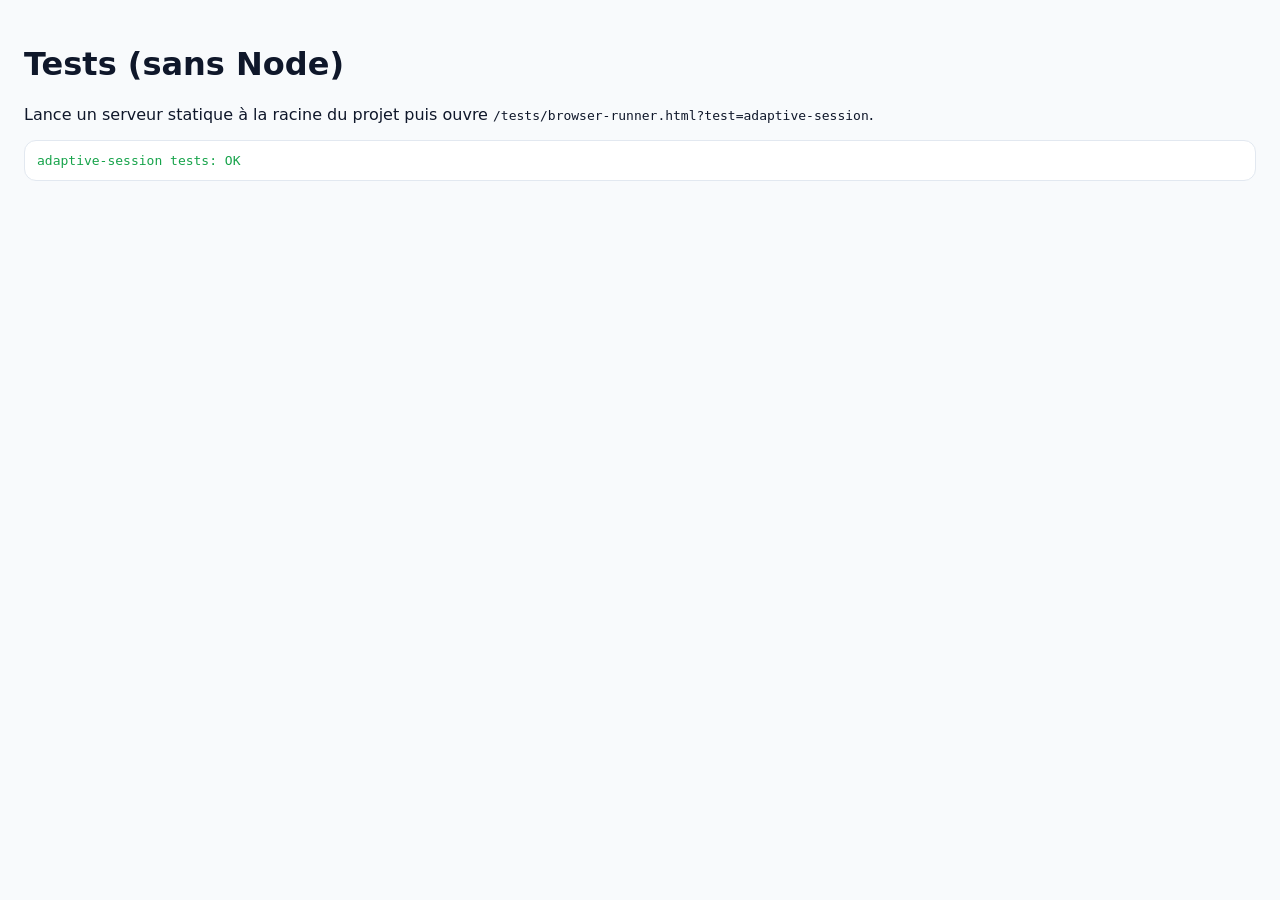
<file: tests/browser-runner.html>
<!doctype html>
<html lang="fr">
<head>
<meta charset="utf-8">
<meta name="viewport" content="width=device-width, initial-scale=1">
<title>Tests navigateur</title>
<style>
    :root { --ok: #16a34a; --ko: #dc2626; --bg: #f8fafc; --text: #0f172a; }
    body { font-family: system-ui, sans-serif; background: var(--bg); color: var(--text); padding: 16px; }
    pre { white-space: pre-wrap; background: #fff; border-radius: 12px; padding: 12px; border: 1px solid #e2e8f0; }
    .ok { color: var(--ok); } .ko { color: var(--ko); }
</style>
</head>
<body>
<h1>Tests (sans Node)</h1>
<p>Lance un serveur statique à la racine du projet puis ouvre <code>/tests/browser-runner.html?test=adaptive-session</code>.</p>
<pre id="out">…</pre>
<script>
(() => {
    const out = document.getElementById('out');
    const log = (...args) => { out.textContent += args.map(a => typeof a === 'string' ? a : JSON.stringify(a)).join(' ') + '\n'; };
    out.textContent = '';

    const readSync = (file) => {
        const xhr = new XMLHttpRequest();
        xhr.open('GET', file.replace(/^.*?\/(tests|[^/]+\.js$)/, (m) => m), false);
        xhr.send();
        if (xhr.status !== 200) throw new Error(`Lecture impossible: ${file}`);
        return xhr.responseText;
    };

    class AssertionError extends Error {}
    const fmt = (v) => { try { return JSON.stringify(v); } catch { return String(v); } };
    const assert = {
        equal(a, b, msg) { if (a !== b) throw new AssertionError(msg || `${fmt(a)} !== ${fmt(b)}`); },
        ok(v, msg) { if (!v) throw new AssertionError(msg || `attendu truthy, reçu ${fmt(v)}`); },
        deepEqual(a, b, msg) { if (fmt(a) !== fmt(b)) throw new AssertionError(msg || `${fmt(a)} ≠ ${fmt(b)}`); },
        notEqual(a, b, msg) { if (a === b) throw new AssertionError(msg || `${fmt(a)} === ${fmt(b)}`); },
        match(s, re, msg) { if (!re.test(s)) throw new AssertionError(msg || `${fmt(s)} !~ ${re}`); }
    };
    assert.strictEqual = assert.equal;
    assert.deepStrictEqual = assert.deepEqual;

    let pending = '';
    const vm = {
        createContext(ctx) { return ctx; },
        runInContext(code, ctx, opts = {}) {
            if (opts.filename === 'data.js') { pending += code + '\n'; return; }
            window.__db = ctx.__db;
            // data.js top-level consts must be visible to app.js: run them together.
            new Function(pending + code)();
            ctx.__App = window.__App;
        }
    };
    const path = { resolve: () => '..', join: (...parts) => parts.join('/') };
    const fs = { readFileSync: (file) => readSync(file), existsSync: () => false };
    window.require = (name) => ({ 'node:assert/strict': assert, 'node:assert': assert, 'node:fs': fs, 'node:path': path, 'node:vm': vm }[name]);
    window.process = { exitCode: 0 };
    const origError = console.error;
    console.error = (...args) => { log('✗', ...args.map(a => a?.stack || a?.message || a)); out.className = 'ko'; origError(...args); };
    const origLog = console.log;
    console.log = (...args) => { log(...args); if (!out.className) out.className = 'ok'; origLog(...args); };

    const test = new URLSearchParams(location.search).get('test') || 'adaptive-session';
    const src = readSync(`${test}.test.js`);
    window.__dirname = '.';
    try {
        new Function('require', '__dirname', 'process', src)(window.require, '.', window.process);
    } catch (error) {
        console.error(error);
    }
})();
</script>
</body>
</html>
</file>
<file: styles.css>
/* ===== CSS Variables ===== */
:root {
    --primary: #6366f1;
    --primary-light: #818cf8;
    --primary-dark: #4f46e5;
    --violet: #8b5cf6;
    --purple: #a855f7;
    --purple-dark: #7e22ce;
    --primary-3d: #4338ca;
    --success-3d: #15803d;
    --grad-primary: linear-gradient(135deg, #6366f1 0%, #7c5cf6 55%, #8b5cf6 100%);
    --grad-success: linear-gradient(135deg, #22c55e 0%, #16a34a 100%);
    --side-left: #6366f1;
    --side-right: #a855f7;
    --grad-side-left: linear-gradient(135deg, #6366f1, #818cf8);
    --grad-side-right: linear-gradient(135deg, #a855f7, #c084fc);
    --challenge: #7c3aed;
    --challenge-light: #c4b5fd;
    --challenge-dark: #4c1d95;
    --challenge-tint: #f5f3ff;
    --success: #22c55e;
    --success-light: #86efac;
    --warning: #ff9700;
    --warning-light: #fcd34d;
    --danger: #ef4444;
    --danger-light: #fca5a5;
    
    --bg: #ffffff;
    --bg-secondary: #f8fafc;
    --bg-tertiary: #f1f5f9;
    --card-bg: #ffffff;
    --card-shadow: 0 1px 3px rgba(0,0,0,0.08), 0 4px 12px rgba(0,0,0,0.05);
    --card-shadow-hover: 0 4px 12px rgba(0,0,0,0.1), 0 8px 24px rgba(0,0,0,0.08);
    
    --text-primary: #0f172a;
    --text-secondary: #475569;
    --text-muted: #94a3b8;
    
    --border: #e2e8f0;
    --border-light: #f1f5f9;
    
    --radius-sm: 8px;
    --radius-md: 12px;
    --radius-lg: 16px;
    --radius-xl: 24px;
    
    --safe-top: env(safe-area-inset-top);
    --safe-bottom: env(safe-area-inset-bottom);
}

/* ===== Reset & Base ===== */
* {
    margin: 0;
    padding: 0;
    box-sizing: border-box;
    -webkit-tap-highlight-color: transparent;
}

html, body {
    height: 100%;
    overflow: hidden;
}

body {
    font-family: 'Inter', -apple-system, BlinkMacSystemFont, sans-serif;
    background: var(--bg-secondary);
    color: var(--text-primary);
    line-height: 1.5;
    -webkit-font-smoothing: antialiased;
}

#app {
    height: 100%;
    overflow: hidden;
}

/* ===== Screens ===== */
.screen {
    display: none;
    flex-direction: column;
    height: 100%;
    overflow: hidden;
}

.screen.active {
    display: flex;
}

/* ===== XP Bar ===== */
.xp-bar {
    height: 8px;
    background: var(--bg-tertiary);
    width: 100%;
    border-radius: 4px;
    overflow: hidden;
    margin: 12px 0 8px 0;
}

.xp-fill {
    height: 100%;
    background: linear-gradient(90deg, var(--primary), var(--primary-light));
    width: 0%;
    transition: width 0.5s ease;
    border-radius: 4px;
}

/* ===== Headers ===== */
.header-home {
    padding: calc(var(--safe-top) + 8px) 20px 16px;
    background: var(--bg);
}

.header-top {
    display: flex;
    justify-content: space-between;
    align-items: center;
    margin-top: 16px;
}

.header-top h1 {
    font-size: 24px;
    font-weight: 700;
    color: var(--text-primary);
}

/* ===== Streak Card ===== */
.streak-card {
    background: linear-gradient(135deg, rgba(255, 255, 255, 0.97) 0%, rgba(248, 250, 252, 0.94) 100%);
    border: 1px solid rgba(226, 232, 240, 0.9);
    border-radius: var(--radius-xl);
    min-height: 164px;
    margin-bottom: 16px;
    position: relative;
    overflow: clip;
    box-shadow:
        0 14px 34px rgba(15, 23, 42, 0.08),
        inset 0 1px 0 rgba(255, 255, 255, 0.92);
}

/* ===== Week Prediction ===== */
.week-prediction {
    display: flex;
    align-items: center;
    gap: 10px;
    padding: 12px 16px;
    border-radius: var(--radius-md);
    margin-bottom: 16px;
    font-size: 13px;
    font-weight: 600;
}

.week-prediction.prediction-ontrack {
    background: rgba(34, 197, 94, 0.1);
    color: var(--success);
}

.week-prediction.prediction-warning {
    background: rgba(245, 158, 11, 0.1);
    color: #b45309;
}

.week-prediction.prediction-danger {
    background: rgba(239, 68, 68, 0.1);
    color: var(--danger);
    animation: dangerShake 0.5s ease;
}

@keyframes dangerShake {
    0%, 100% { transform: translateX(0); }
    25% { transform: translateX(-3px); }
    75% { transform: translateX(3px); }
}

.prediction-icon {
    display: flex;
    align-items: center;
    justify-content: center;
    flex-shrink: 0;
}

.prediction-message {
    flex: 1;
    line-height: 1.4;
}

.header-session,
.header-exercise {
    display: flex;
    align-items: center;
    justify-content: space-between;
    padding: 16px;
    background: var(--card-bg);
    border-bottom: 1px solid var(--border);
    position: sticky;
    top: 0;
    z-index: 10;
}

.header-session {
    gap: 12px;
    padding: calc(var(--safe-top) + 10px) 16px 14px;
    background:
        radial-gradient(circle at top center, rgba(99, 102, 241, 0.09), transparent 58%),
        linear-gradient(180deg, rgba(255, 255, 255, 0.97), rgba(248, 250, 252, 0.94));
    border-bottom: 1px solid rgba(99, 102, 241, 0.08);
    box-shadow:
        0 10px 24px rgba(15, 23, 42, 0.06),
        inset 0 1px 0 rgba(255, 255, 255, 0.72);
    backdrop-filter: blur(18px) saturate(160%);
    -webkit-backdrop-filter: blur(18px) saturate(160%);
}

.header-center {
    flex: 1;
    text-align: center;
}

.header-center h1 {
    font-size: 18px;
    font-weight: 600;
}

.header-spacer {
    width: 44px;
}

.exercise-header-actions {
    display: flex;
    align-items: center;
    justify-content: flex-end;
    width: 44px;
    min-width: 44px;
}

.session-timer {
    font-size: 14px;
    color: var(--text-secondary);
    font-weight: 600;
    font-variant-numeric: tabular-nums;
    background: var(--bg-tertiary);
    padding: 4px 10px;
    border-radius: 8px;
}

.header-session .header-center {
    min-width: 0;
}

.header-session .header-center h1 {
    margin-bottom: 6px;
    font-size: 19px;
    font-weight: 700;
    letter-spacing: -0.02em;
}

.header-session .session-timer {
    display: inline-flex;
    align-items: center;
    justify-content: center;
    min-width: 108px;
    padding: 7px 16px;
    border-radius: 999px;
    color: var(--text-secondary);
    background:
        rgb(159 161 255 / 10%);
}

.exercise-slot-label {
    font-size: 12px;
    color: var(--primary);
    font-weight: 600;
    text-transform: uppercase;
    letter-spacing: 0.5px;
    margin-bottom: 2px;
}

/* ===== Buttons ===== */
.btn {
    display: inline-flex;
    align-items: center;
    justify-content: center;
    gap: 8px;
    padding: 12px 20px;
    border: none;
    border-radius: var(--radius-md);
    font-family: inherit;
    font-size: 15px;
    font-weight: 600;
    cursor: pointer;
    transition: all 0.2s ease;
    -webkit-user-select: none;
    user-select: none;
}

.btn:active {
    transform: scale(0.97);
}

.btn:disabled {
    opacity: 0.55;
    cursor: not-allowed;
    box-shadow: none;
}

.btn-primary {
    position: relative;
    overflow: hidden;
    background: linear-gradient(135deg, #6d72ff 0%, #585df6 45%, #4338ca 100%);
    color: white;
    border: none;
    box-shadow: 0 14px 28px rgba(79, 70, 229, 0.22), inset 0 1px 0 rgba(255, 255, 255, 0.28), inset 0 -2px 6px rgba(49, 46, 129, 0.24);
    transform: translateY(0);
}

.btn-primary::before {
    content: "";
    position: absolute;
    top: 1px;
    bottom: 1px;
    left: -28%;
    width: 30%;
    border-radius: inherit;
    background: linear-gradient(90deg, rgba(255, 255, 255, 0), rgba(255, 255, 255, 0.52), rgba(255, 255, 255, 0));
    transform: skewX(-18deg);
    animation: ctaSweep 3.1s ease-in-out infinite;
    pointer-events: none;
}

.btn-primary::after {
    content: "";
    position: absolute;
    inset: -18%;
    background: radial-gradient(circle at 50% 50%, rgba(147, 197, 253, 0.22) 0%, transparent 66%);
    opacity: 0.55;
    animation: ctaAura 2.8s ease-in-out infinite;
    pointer-events: none;
}

.btn-primary:active {
    box-shadow: 0 1px 4px rgba(99, 102, 241, 0.3);
}

.btn-secondary {
    background: var(--bg-tertiary);
    color: var(--text-primary);
}

.btn-outline {
    background: transparent;
    border: 2px solid var(--border);
    color: var(--text-primary);
}

.btn-ghost {
    background: transparent;
    color: var(--text-secondary);
    padding: 8px 12px;
}

.btn-large {
    padding: 16px 24px;
    font-size: 16px;
    font-weight: 800;
    letter-spacing: 0.2px;
    border-radius: var(--radius-lg);
}

.btn-compact {
    padding: 9px 12px;
    font-size: 13px;
    border-radius: var(--radius-sm);
    white-space: nowrap;
}

#btn-start-session,
.btn-launch,
.btn-launch-superset {
    position: relative;
    isolation: isolate;
    animation: ctaHoverPulse 2.6s ease-in-out infinite;
}

#btn-start-session {
    min-height: 58px;
}

.btn-launch,
.btn-launch-superset {
    font-weight: 800;
    letter-spacing: 0.2px;
}

@keyframes ctaSweep {
    0%, 20% {
        transform: translateX(0) skewX(-18deg);
        opacity: 0;
    }
    40% {
        opacity: 0.95;
    }
    64%, 100% {
        transform: translateX(420%) skewX(-18deg);
        opacity: 0;
    }
}

@keyframes ctaAura {
    0%, 100% {
        opacity: 0.42;
        transform: scale(0.94);
    }
    50% {
        opacity: 0.7;
        transform: scale(1.04);
    }
}

@keyframes ctaHoverPulse {
    0%, 100% {
        transform: translateY(0) scale(1);
    }
    50% {
        transform: translateY(-1px) scale(1.015);
    }
}

.btn-finish {
    background: linear-gradient(135deg, var(--success), #16a34a);
    color: white;
    padding: 10px 18px;
    font-size: 14px;
    font-weight: 700;
    border-radius: var(--radius-md);
    box-shadow: 0 2px 8px rgba(34, 197, 94, 0.3);
    transition: all 0.2s ease;
}

.header-session .btn-finish {
    min-height: 48px;
    padding: 12px 20px;
    border-radius: 16px;
    white-space: nowrap;
    box-shadow:
        0 14px 24px rgba(34, 197, 94, 0.22),
        inset 0 1px 0 rgba(255, 255, 255, 0.26);
}

.btn-finish:active {
    transform: scale(0.95);
    box-shadow: 0 1px 4px rgba(34, 197, 94, 0.3);
}

.btn-back {
    display: flex;
    align-items: center;
    justify-content: center;
    width: 44px;
    height: 44px;
    background: transparent;
    border: none;
    color: var(--text-primary);
    cursor: pointer;
    border-radius: var(--radius-md);
}

.header-session .btn-back {
    width: 48px;
    height: 48px;
    border-radius: 16px;
    background: rgba(255, 255, 255, 0.82);
    border: 1px solid rgba(99, 102, 241, 0.08);
    box-shadow:
        0 10px 20px rgba(15, 23, 42, 0.05),
        inset 0 1px 0 rgba(255, 255, 255, 0.75);
}

.btn-back:active {
    background: var(--bg-tertiary);
}

.header-session .btn-back:active {
    background: rgba(241, 245, 249, 0.96);
    transform: scale(0.97);
}

.btn-icon {
    font-size: 18px;
}

.btn svg {
    flex-shrink: 0;
}

/* ===== Home Content ===== */
.home-content {
    flex: 1;
    overflow-y: auto;
    overflow-x: hidden;
    padding: 20px;
    -webkit-overflow-scrolling: touch;
    min-width: 0;
}

.suggested-session-card {
    background: var(--card-bg);
    border-radius: var(--radius-xl);
    padding: 24px;
    box-shadow: var(--card-shadow);
}

.session-label {
    font-size: 12px;
    font-weight: 600;
    color: var(--primary);
    text-transform: uppercase;
    letter-spacing: 0.5px;
    margin-bottom: 8px;
}

.session-name {
    font-size: 28px;
    font-weight: 800;
    color: var(--text-primary);
    margin-bottom: 16px;
}

.session-meta {
    display: flex;
    gap: 20px;
    margin-bottom: 12px;
}

.meta-item {
    display: flex;
    align-items: center;
    gap: 6px;
    color: var(--text-secondary);
    font-size: 14px;
}

.meta-icon {
    font-size: 16px;
}

.last-session {
    font-size: 13px;
    color: var(--text-muted);
    margin-bottom: 24px;
}

.session-actions {
    display: flex;
    flex-direction: column;
    gap: 12px;
}

.session-actions .btn {
    width: 100%;
}

.home-actions {
    margin-top: 24px;
    display: flex;
    flex-direction: column;
    gap: 12px;
}

.home-actions .btn-outline {
    width: 100%;
}

.backup-actions {
    display: flex;
    justify-content: center;
    gap: 8px;
}

/* ===== Session Content ===== */
.session-content {
    flex: 1;
    overflow-y: auto;
    padding: 16px;
    padding-bottom: calc(var(--safe-bottom) + 50px);
    -webkit-overflow-scrolling: touch;
}

.slots-list {
    display: flex;
    flex-direction: column;
    gap: 12px;
}

/* ===== Slot Cards ===== */
.slot-card {
    background: var(--card-bg);
    border-radius: var(--radius-lg);
    padding: 16px;
    box-shadow: var(--card-shadow);
    transition: all 0.3s ease;
    position: relative;
    overflow: hidden;
}

.slot-card::before {
    content: '';
    position: absolute;
    top: 0;
    left: 0;
    width: 4px;
    height: 100%;
    background: var(--border);
    transition: background 0.3s ease;
}

.slot-card:active {
    transform: scale(0.98);
}

.slot-card.completed {
    background: linear-gradient(135deg, rgba(34, 197, 94, 0.18), rgba(34, 197, 94, 0.07));
    border: 1px solid rgba(34, 197, 94, 0.28);
    box-shadow:
        0 12px 28px rgba(34, 197, 94, 0.18),
        0 4px 14px rgba(15, 23, 42, 0.05),
        inset 0 1px 0 rgba(255, 255, 255, 0.72);
}

.slot-card.completed::before {
    background: linear-gradient(180deg, var(--success), #16a34a);
    width: 5px;
}

.slot-header {
    display: flex;
    justify-content: space-between;
    align-items: flex-start;
    margin-bottom: 12px;
}

.slot-title {
    display: flex;
    align-items: center;
    gap: 10px;
    flex-wrap: nowrap;
    flex: 1;
    min-width: 0;
}

.slot-id {
    background: var(--primary);
    color: white;
    font-size: 11px;
    font-weight: 700;
    padding: 4px 8px;
    border-radius: 6px;
}

.slot-name {
    font-size: 16px;
    font-weight: 600;
    color: var(--text-primary);
    overflow: hidden;
    text-overflow: ellipsis;
    white-space: nowrap;
    flex-shrink: 1;
}





@keyframes statusPulse {
    0%, 100% { transform: scale(1); opacity: 1; }
    50% { transform: scale(1.2); opacity: 0.8; }
}

.slot-details {
    display: flex;
    gap: 16px;
    margin-bottom: 12px;
    flex-wrap: wrap;
}

.slot-detail {
    font-size: 13px;
    color: var(--text-secondary);
}

.slot-detail strong {
    color: var(--text-primary);
    font-weight: 600;
}

.slot-actions {
    display: flex;
    gap: 8px;
}

.slot-actions .btn:not(.btn-secondary):not(.btn-pool-trigger):not(.btn-edit-slot) {
    flex: 1;
    padding: 10px 16px;
    font-size: 14px;
}

.btn-pool-trigger {
    width: 44px;
    flex: none !important;
    padding: 10px !important;
    background: rgba(99, 102, 241, 0.1);
    color: var(--primary);
}

.btn-pool-trigger:active {
    background: rgba(99, 102, 241, 0.2);
}

.btn-edit-slot {
    width: 44px;
    flex: none !important;
    padding: 10px !important;
    background: var(--bg-tertiary);
}

.completed-badge {
    display: inline-flex;
    align-items: center;
    gap: 6px;
    background: linear-gradient(135deg, rgba(34, 197, 94, 0.95), rgba(22, 163, 74, 0.92));
    color: white;
    font-weight: 700;
    font-size: 12px;
    padding: 7px 11px;
    border-radius: 999px;
    border: 1px solid rgba(34, 197, 94, 0.3);
    box-shadow:
        0 8px 16px rgba(34, 197, 94, 0.22),
        inset 0 1px 0 rgba(255, 255, 255, 0.28);
}

.slot-completed-actions {
    display: flex;
    align-items: center;
    gap: 8px;
}

.completed-badge svg {
    width: 16px;
    height: 16px;
}

.slot-card.completed .slot-name {
    color: #14532d;
    font-weight: 650;
}

.slot-card.completed .slot-id {
    background: linear-gradient(135deg, rgba(34, 197, 94, 0.96), rgba(22, 163, 74, 0.88));
    color: white;
    border: 1px solid rgba(34, 197, 94, 0.24);
    box-shadow: 0 4px 10px rgba(34, 197, 94, 0.18);
}

.slot-card.challenge-target {
    border: 1.5px solid rgba(124, 58, 237, 0.24);
    box-shadow:
        0 14px 30px rgba(124, 58, 237, 0.12),
        0 5px 14px rgba(15, 23, 42, 0.05),
        inset 0 1px 0 rgba(255, 255, 255, 0.84);
    animation: challengeCardPulse 2.4s ease-in-out infinite;
}

.slot-card.challenge-target::before {
    width: 5px;
    background: linear-gradient(180deg, var(--challenge), var(--challenge-light));
}

.slot-card.challenge-target.completed {
    animation: none;
}

.challenge-badge {
    display: inline-flex;
    align-items: center;
    justify-content: center;
    gap: 5px;
    min-height: 24px;
    padding: 0 9px;
    border-radius: 999px;
    background: rgba(124, 58, 237, 0.13);
    color: var(--challenge);
    font-size: 10px;
    font-weight: 900;
    letter-spacing: 0;
    text-transform: uppercase;
    white-space: nowrap;
}

.challenge-badge.completed {
    background: rgba(34, 197, 94, 0.14);
    color: #15803d;
}

.challenge-badge svg {
    width: 13px;
    height: 13px;
}

.slot-challenge-note {
    margin-top: 10px;
    margin-bottom: 14px;
    padding: 10px 12px;
    border-radius: 8px;
    background: linear-gradient(135deg, rgba(196, 181, 253, 0.14), var(--challenge-tint));
    border: 1px solid rgba(124, 58, 237, 0.16);
    color: var(--challenge-dark);
    font-size: 12px;
    font-weight: 650;
    line-height: 1.35;
    box-shadow: inset 0 1px 0 rgba(255, 255, 255, 0.74);
}

@keyframes challengeCardPulse {
    0%, 100% {
        transform: translateY(0);
        box-shadow:
            0 14px 30px rgba(124, 58, 237, 0.1),
            0 5px 14px rgba(15, 23, 42, 0.05),
            inset 0 1px 0 rgba(255, 255, 255, 0.84);
    }
    50% {
        transform: translateY(-1px);
        box-shadow:
            0 18px 36px rgba(124, 58, 237, 0.16),
            0 7px 18px rgba(15, 23, 42, 0.06),
            inset 0 1px 0 rgba(255, 255, 255, 0.92);
    }
}

/* ===== Exercise Content ===== */
.exercise-content {
    flex: 1;
    overflow-y: auto;
    overflow-x: hidden;
    padding: 16px;
    padding-bottom: calc(var(--safe-bottom) + 50px);
    -webkit-overflow-scrolling: touch;
}

.exercise-info-card {
    background: #f8fafc;
    border-radius: var(--radius-lg);
    padding: 16px;
    box-shadow:
        0 10px 22px rgba(79, 70, 229, 0.08),
        inset 0 1px 0 rgba(255, 255, 255, 0.82);
    margin-bottom: 16px;
    border: 1px solid rgba(129, 140, 248, 0.2);
}

.info-grid {
    display: grid;
    grid-template-columns: repeat(4, minmax(0, 1fr));
    gap: 6px;
    margin-bottom: 18px;
}

.info-item {
    text-align: center;
    padding: 4px 6px;
    border-radius: 0;
    background: transparent;
    border: none;
    box-shadow: none;
}

.info-label {
    display: block;
    font-size: 10px;
    color: #8a97af;
    text-transform: uppercase;
    letter-spacing: 0.12em;
    margin-bottom: 6px;
    font-weight: 700;
}

.info-value {
    font-size: clamp(20px, 4vw, 30px);
    font-weight: 800;
    color: #0f172a;
    letter-spacing: -0.03em;
    line-height: 1.02;
}

.exercise-challenge-card {
    position: relative;
    align-items: flex-start;
    gap: 12px;
    margin: 0 0 14px;
    padding: 13px 14px;
    border-radius: 8px;
    overflow: hidden;
    background:
        linear-gradient(135deg, rgba(196, 181, 253, 0.18), rgba(245, 243, 255, 0.96)),
        #ffffff;
    border: 1px solid rgba(124, 58, 237, 0.16);
    box-shadow:
        0 14px 30px rgba(124, 58, 237, 0.1),
        inset 0 1px 0 rgba(255, 255, 255, 0.78);
    animation: exerciseChallengeFloat 3s ease-in-out infinite;
}

.exercise-challenge-card::before {
    content: '';
    position: absolute;
    inset: 0 auto 0 0;
    width: 5px;
    background: linear-gradient(180deg, var(--challenge), var(--challenge-light));
}

.exercise-challenge-icon {
    position: relative;
    z-index: 1;
    flex: 0 0 auto;
    display: inline-flex;
    align-items: center;
    justify-content: center;
    width: 38px;
    height: 38px;
    border-radius: 8px;
    background: rgba(124, 58, 237, 0.12);
    color: var(--challenge);
    animation: challengeCrownFloat 1.9s ease-in-out infinite;
}

.exercise-challenge-icon svg {
    width: 21px;
    height: 21px;
}

.exercise-challenge-copy {
    position: relative;
    z-index: 1;
    min-width: 0;
}

.exercise-challenge-kicker {
    margin-bottom: 2px;
    color: var(--challenge);
    font-size: 10px;
    font-weight: 900;
    text-transform: uppercase;
}

.exercise-challenge-title {
    color: var(--text-primary);
    font-size: 15px;
    font-weight: 900;
    line-height: 1.25;
}

.exercise-challenge-target {
    margin-top: 4px;
    color: var(--challenge-dark);
    font-size: 13px;
    font-weight: 750;
    line-height: 1.35;
}

.exercise-challenge-progress {
    margin-top: 8px;
    color: #155e75;
    font-size: 12px;
    font-weight: 700;
    line-height: 1.35;
}

.exercise-challenge-card.completed {
    background: linear-gradient(135deg, rgba(34, 197, 94, 0.14), rgba(196, 181, 253, 0.1));
    border-color: rgba(34, 197, 94, 0.26);
    animation: none;
}

@keyframes exerciseChallengeFloat {
    0%, 100% { transform: translateY(0); }
    50% { transform: translateY(-2px); }
}

@keyframes challengeCrownFloat {
    0%, 100% { transform: rotate(-2deg) translateY(0); }
    50% { transform: rotate(2deg) translateY(-2px); }
}

@media (max-width: 520px) {
    .info-grid {
        grid-template-columns: repeat(4, minmax(0, 1fr));
        gap: 4px;
    }

    .info-item {
        padding: 2px 4px;
    }

    .info-label {
        font-size: 9px;
        margin-bottom: 5px;
    }

}

/* ===== Series List ===== */
.series-list {
    display: flex;
    flex-direction: column;
    gap: 12px;
    margin-bottom: 16px;
}

.series-card {
    position: relative;
    background: var(--card-bg);
    border-radius: var(--radius-lg);
    padding: 16px;
    box-shadow: var(--card-shadow);
    overflow: visible;
}

.series-card.quality-menu-open,
.superset-series-card-new.quality-menu-open,
.unilateral-series-card.quality-menu-open {
    z-index: 50;
}

.series-card.next-up {
    border: 1.5px solid rgba(99, 102, 241, 0.18);
    box-shadow: 0 14px 30px rgba(99, 102, 241, 0.08);
}

.series-card.completed {
    background: linear-gradient(135deg, rgba(34, 197, 94, 0.18), rgba(34, 197, 94, 0.06));
    border: 1px solid rgba(34, 197, 94, 0.28);
    position: relative;
    transform: scale(1);
    box-shadow:
        0 12px 28px rgba(34, 197, 94, 0.18),
        0 4px 14px rgba(15, 23, 42, 0.05),
        inset 0 1px 0 rgba(255, 255, 255, 0.76);
}

@keyframes seriesComplete {
    0% { transform: scale(1); }
    50% { transform: scale(1.02); }
    100% { transform: scale(1); }
}

.series-card.completed::before {
    content: '';
    position: absolute;
    top: 0;
    left: 0;
    width: 5px;
    height: 100%;
    background: linear-gradient(180deg, var(--success), #16a34a);
    box-shadow: 2px 0 10px rgba(34, 197, 94, 0.24);
}

.series-card.completed::after {
    content: '';
    position: absolute;
    top: -26%;
    right: -18%;
    width: 72%;
    height: 78%;
    background: radial-gradient(circle, rgba(134, 239, 172, 0.24) 0%, transparent 68%);
    pointer-events: none;
}

.series-card.challenge-series,
.superset-series-card-new.challenge-series,
.unilateral-series-card.challenge-series {
    border: 1.5px solid rgba(124, 58, 237, 0.2);
    box-shadow:
        0 12px 28px rgba(124, 58, 237, 0.08),
        0 4px 12px rgba(15, 23, 42, 0.04);
}

.series-challenge-inline {
    display: flex;
    align-items: flex-start;
    gap: 8px;
    margin: -2px 0 12px;
    padding: 10px 12px;
    border-radius: 8px;
    background: linear-gradient(135deg, rgba(196, 181, 253, 0.14), rgba(245, 243, 255, 0.96));
    border: 1px solid rgba(124, 58, 237, 0.14);
    animation: challengeReminderGlow 2.8s ease-in-out infinite;
}

.series-challenge-inline-badge {
    flex-shrink: 0;
    display: inline-flex;
    align-items: center;
    gap: 4px;
    min-height: 22px;
    padding: 0 8px;
    border-radius: 999px;
    background: rgba(124, 58, 237, 0.13);
    color: var(--challenge);
    font-size: 10px;
    font-weight: 900;
    text-transform: uppercase;
}

.series-challenge-inline-badge svg {
    width: 13px;
    height: 13px;
}

.series-challenge-inline-text {
    color: var(--challenge-dark);
    font-size: 12px;
    font-weight: 700;
    line-height: 1.4;
}

@keyframes challengeReminderGlow {
    0%, 100% {
        box-shadow: 0 0 0 rgba(124, 58, 237, 0);
    }
    50% {
        box-shadow: 0 8px 18px rgba(124, 58, 237, 0.12);
    }
}

/* ===== Neutral insights ===== */
.live-adaptation-card.is-insight {
    background: linear-gradient(135deg, rgba(99, 102, 241, 0.09), rgba(255, 255, 255, 0.97));
    border-color: rgba(99, 102, 241, 0.2);
}

.is-insight .live-adaptation-badge {
    background: rgba(99, 102, 241, 0.12);
    color: var(--primary-dark);
}

.series-header {
    display: flex;
    justify-content: space-between;
    align-items: center;
    margin-bottom: 12px;
}

.series-number {
    font-size: 14px;
    font-weight: 700;
    color: var(--primary);
}

.series-card.completed .series-number {
    color: #166534;
}

.series-check {
    display: flex;
    align-items: center;
    justify-content: center;
    width: 32px;
    height: 32px;
    background: linear-gradient(135deg, var(--success), #16a34a);
    border: 1px solid rgba(34, 197, 94, 0.24);
    border-radius: 999px;
    color: white;
    font-size: 16px;
    font-weight: 700;
    box-shadow:
        0 8px 16px rgba(34, 197, 94, 0.28),
        inset 0 1px 0 rgba(255, 255, 255, 0.32);
}

@keyframes checkPop {
    0% { transform: scale(0); }
    70% { transform: scale(1.2); }
    100% { transform: scale(1); }
}

.series-inputs {
    display: flex;
    gap: 12px;
    margin-bottom: 12px;
    align-items: flex-start;
}

.input-group {
    flex: 1;
    display: flex;
    flex-direction: column;
}

.input-group label {
    display: flex;
    align-items: center;
    align-content: center;
    flex-wrap: wrap;
    column-gap: 6px;
    row-gap: 4px;
    font-size: 12px;
    color: var(--text-secondary);
    margin-bottom: 4px;
    min-height: 28px;
}

.input-group input {
    width: 100%;
    padding: 12px;
    border: 2px solid var(--border);
    border-radius: var(--radius-md);
    font-size: 18px;
    font-weight: 600;
    font-family: inherit;
    text-align: center;
    transition: border-color 0.2s;
}

.input-group input:focus {
    outline: none;
    border-color: var(--primary);
}

.series-card.completed .input-group input {
    background: rgba(255, 255, 255, 0.76);
    border-color: rgba(34, 197, 94, 0.22);
    color: #166534;
    font-weight: 700;
    font-size: 20px;
    box-shadow: inset 0 1px 0 rgba(255, 255, 255, 0.58);
}

.series-card.completed .input-group label {
    color: var(--text-secondary);
    font-weight: 600;
}

.series-check-container {
    display: flex;
    align-items: center;
    gap: 8px;
}

.series-result {
    font-size: 14px;
    font-weight: 700;
    color: #166534;
    background: rgba(255, 255, 255, 0.68);
    padding: 6px 10px;
    border-radius: 999px;
    border: 1px solid rgba(34, 197, 94, 0.2);
    box-shadow:
        0 4px 10px rgba(34, 197, 94, 0.08),
        inset 0 1px 0 rgba(255, 255, 255, 0.54);
}

.suggested-label {
    font-size: 10px;
    font-weight: 600;
    color: var(--primary);
    background: rgba(99, 102, 241, 0.1);
    padding: 2px 5px;
    border-radius: 4px;
    text-transform: uppercase;
    line-height: 1.1;
}

.input-group.suggested input {
    border-color: rgba(99, 102, 241, 0.3);
    background: rgba(99, 102, 241, 0.03);
}

.input-group.coaching-suggested input,
.superset-input-group.coaching-suggested input {
    border-color: rgba(34, 197, 94, 0.4);
    background: rgba(34, 197, 94, 0.05);
}

.input-group.coaching-suggested .suggested-label,
.superset-input-group.coaching-suggested .suggested-label {
    background: rgba(34, 197, 94, 0.15);
    color: var(--success);
}

.series-coach-inline {
    display: flex;
    align-items: flex-start;
    gap: 8px;
    margin: -2px 0 12px;
    padding: 10px 12px;
    border-radius: 12px;
    background:  rgba(99, 102, 241, 0.08);
}

.series-coach-inline-badge {
    flex-shrink: 0;
    display: inline-flex;
    align-items: center;
    justify-content: center;
    padding: 4px 8px;
    border-radius: 999px;
    background: rgba(99, 102, 241, 0.12);
    color: var(--primary);
    font-size: 10px;
    font-weight: 700;
    text-transform: uppercase;
}

.series-coach-inline-text {
    font-size: 12px;
    line-height: 1.45;
    color: var(--text-secondary);
}

.series-actions {
    display: flex;
    flex-direction: column;
    gap: 8px;
}

.btn-cardio-timer {
    width: 100%;
}

.superset-input-group.suggested input {
    border-color: rgba(99, 102, 241, 0.3);
    background: rgba(99, 102, 241, 0.03);
}

/* Edit validated set button */
.btn-edit-set {
    background: none;
    border: none;
    padding: 4px 6px;
    cursor: pointer;
    color: var(--text-muted);
    opacity: 0.5;
    transition: opacity 0.2s, color 0.2s;
    border-radius: 4px;
}

.btn-edit-set:hover,
.btn-edit-set:active {
    opacity: 1;
    color: var(--primary);
}

.btn-edit-set.disabled,
.btn-edit-set:disabled {
    opacity: 0.22;
    color: var(--text-muted);
    cursor: not-allowed;
    pointer-events: none;
}

.series-card.editing,
.superset-series-card-new.editing,
.unilateral-series-card.editing {
    border-color: rgba(99, 102, 241, 0.4);
    background: linear-gradient(135deg, rgba(99, 102, 241, 0.06), rgba(99, 102, 241, 0.02));
}

.btn-save-edit,
.btn-save-edit-superset,
.btn-save-edit-unilateral {
    background: rgba(99, 102, 241, 0.1) !important;
    border-color: rgba(99, 102, 241, 0.3) !important;
    color: var(--primary) !important;
}

/* Continue sets card (deload override) */
.series-continue-card {
    background: linear-gradient(135deg, rgba(99, 102, 241, 0.08), rgba(99, 102, 241, 0.03));
    border: 1px dashed rgba(99, 102, 241, 0.3);
    border-radius: var(--radius-lg);
    padding: 16px;
    display: flex;
    flex-direction: column;
    align-items: center;
    gap: 12px;
    text-align: center;
}

.series-continue-info {
    display: flex;
    flex-direction: column;
    gap: 2px;
}

.series-continue-label {
    font-size: 13px;
    font-weight: 600;
    color: var(--primary);
}

.series-continue-sublabel {
    font-size: 11px;
    color: var(--text-muted);
}

.finish-modal-quick-stats {
    display: grid;
    grid-template-columns: repeat(3, minmax(0, 1fr));
    align-items: center;
    margin-bottom: 20px;
    padding: 18px 12px;
    border-radius: 24px;
    background: #ffffff;
    box-shadow: 0 8px 24px rgba(15, 23, 42, 0.04);
}

.finish-quick-stat {
    display: flex;
    flex-direction: column;
    align-items: center;
    text-align: center;
    gap: 4px;
    position: relative;
    padding: 0;
    background: transparent;
    border: none;
    box-shadow: none;
    min-width: 0;
}

.finish-quick-stat:not(:last-child)::after {
    content: '';
    position: absolute;
    right: 0;
    top: 15%;
    bottom: 15%;
    width: 1px;
    background: rgba(226, 232, 240, 1);
}

.finish-quick-stat-label {
    margin-bottom: 2px;
    font-size: 11px;
    font-weight: 700;
    letter-spacing: 0.04em;
    text-transform: uppercase;
    color: var(--text-muted);
}

.finish-quick-stat-value {
    font-size: 24px;
    line-height: 1.1;
    font-weight: 900;
    letter-spacing: -0.02em;
    color: var(--text-primary);
    overflow-wrap: anywhere;
}

.finish-modal-helper {
    margin: 0;
    padding: 4px 12px 0;
    text-align: center;
    color: var(--text-secondary);
    font-size: 13px;
    line-height: 1.5;
    font-weight: 500;
    background: transparent;
    border: none;
    overflow-wrap: anywhere;
}

.finish-modal-actions {
    position: sticky;
    bottom: 0;
    z-index: 2;
    padding-top: 12px;
    background: linear-gradient(180deg, rgba(255, 255, 255, 0), rgba(255, 255, 255, 0.94) 32%, rgba(255, 255, 255, 1));
}

.btn-continue-sets {
    display: inline-flex;
    align-items: center;
    gap: 6px;
    padding: 10px 16px;
    background: rgba(99, 102, 241, 0.1);
    border: 1px solid rgba(99, 102, 241, 0.25);
    border-radius: var(--radius-md);
    color: var(--primary);
    font-size: 13px;
    font-weight: 600;
    cursor: pointer;
    transition: all 0.2s ease;
}

.btn-continue-sets:active {
    transform: scale(0.97);
    background: rgba(99, 102, 241, 0.15);
}

.input-group input::placeholder {
    color: var(--text-muted);
    font-weight: 400;
    font-size: 14px;
}

.btn-series-done {
    width: 100%;
    background: linear-gradient(135deg, var(--success), #16a34a);
    color: white;
}

.btn-series-done:disabled {
    opacity: 0.5;
    cursor: not-allowed;
}

/* ===== Exercise Notes ===== */
.exercise-notes {
    background: var(--bg-tertiary);
    border-radius: var(--radius-lg);
    padding: 16px;
    margin-top: auto;
}

.exercise-notes h4 {
    font-size: 13px;
    color: var(--text-secondary);
    margin-bottom: 8px;
}

.exercise-notes p {
    font-size: 14px;
    color: var(--text-primary);
    line-height: 1.6;
}

.exercise-note-editor {
    margin-top: 14px;
}

.exercise-note-editor label {
    display: block;
    font-size: 12px;
    font-weight: 700;
    color: var(--text-secondary);
    margin-bottom: 8px;
}

.exercise-note-input {
    width: 100%;
    padding: 12px 14px;
    border: 1.5px solid var(--border);
    border-radius: var(--radius-md);
    resize: vertical;
    min-height: 72px;
    font-family: inherit;
    font-size: 14px;
    color: var(--text-primary);
    background: var(--bg);
}

.exercise-note-input:focus {
    outline: none;
    border-color: var(--primary);
}

.exercise-note-chips {
    display: flex;
    flex-wrap: wrap;
    gap: 8px;
    margin-top: 10px;
}

.exercise-note-chip {
    border: none;
    padding: 7px 10px;
    border-radius: 999px;
    background: rgba(99, 102, 241, 0.08);
    color: var(--primary);
    font-size: 12px;
    font-weight: 600;
    cursor: pointer;
}

.coach-decision-card,
.exercise-progress-card {
    background: var(--bg-tertiary);
    border-radius: var(--radius-lg);
    padding: 16px;
    margin-top: 16px;
    margin-bottom: 16px;
}

.coach-decision-header,
.exercise-progress-header {
    display: flex;
    align-items: center;
    justify-content: space-between;
    gap: 12px;
    margin-bottom: 12px;
}

.coach-decision-header h4,
.exercise-progress-title {
    margin: 0;
    font-size: 14px;
    font-weight: 800;
    color: var(--text-primary);
}

.exercise-progress-kicker {
    font-size: 11px;
    font-weight: 700;
    color: var(--text-muted);
    text-transform: uppercase;
    letter-spacing: 0.4px;
    margin-bottom: 4px;
}

.coach-decision-confidence,
.exercise-progress-badge {
    display: inline-flex;
    align-items: center;
    justify-content: center;
    padding: 6px 10px;
    border-radius: 999px;
    background: rgba(99, 102, 241, 0.08);
    color: var(--primary);
    font-size: 11px;
    font-weight: 700;
}

.coach-decision-grid {
    display: grid;
    grid-template-columns: 1fr;
    gap: 8px;
}

.coach-decision-item {
    display: flex;
    flex-direction: column;
    align-items: flex-start;
    gap: 4px;
    padding: 8px 10px;
    border-radius: 12px;
    background: var(--bg);
    border: 1px solid var(--border-light);
    font-size: 12px;
    line-height: 1.35;
    color: var(--text-secondary);
}

.coach-decision-item strong {
    color: var(--text-primary);
}

.coach-decision-item-label {
    font-size: 10px;
    font-weight: 800;
    text-transform: uppercase;
    letter-spacing: 0.4px;
    color: var(--text-muted);
}

.coach-decision-item-value {
    color: var(--text-primary);
    font-weight: 600;
}

.exercise-progress-badge.positive {
    background: rgba(34, 197, 94, 0.12);
    color: #16a34a;
}

.exercise-progress-badge.negative {
    background: rgba(245, 158, 11, 0.12);
    color: #d97706;
}

.exercise-progress-badge.neutral {
    background: rgba(99, 102, 241, 0.08);
    color: var(--primary);
}

.exercise-progress-body {
    display: flex;
    flex-direction: column;
    gap: 10px;
}

.exercise-progress-body canvas {
    width: 100%;
    height: 56px;
    display: block;
}

.exercise-progress-meta {
    font-size: 13px;
    color: var(--text-secondary);
}

/* ===== Timer Overlay ===== */
.timer-overlay {
    --timer-accent: #a855f7;
    --timer-accent-soft: #d8b4fe;
    --timer-accent-deep: #7e22ce;
    --timer-accent-rgb: 168, 85, 247;
    --timer-orbit-duration: 10.4s;
    --timer-drift-duration: 5.6s;
    --timer-spark-duration: 3.2s;
    --timer-confetti-duration: 5.8s;
    --timer-ambient-opacity: 0.2;
    --timer-ornament-scale: 1;
    position: fixed;
    inset: 0;
    background:
        radial-gradient(circle at 50% 12%, rgba(var(--timer-accent-rgb), 0.16) 0%, rgba(var(--timer-accent-rgb), 0.08) 22%, transparent 48%),
        linear-gradient(180deg, rgba(15, 23, 42, 0.96) 0%, rgba(2, 6, 23, 0.97) 100%);
    display: none;
    align-items: center;
    justify-content: center;
    padding:
        calc(var(--safe-top) + 18px)
        18px
        calc(var(--safe-bottom) + 18px);
    z-index: 100;
    backdrop-filter: blur(16px);
    -webkit-backdrop-filter: blur(16px);
    overflow: hidden;
}

.timer-overlay::before,
.timer-overlay::after {
    content: '';
    position: absolute;
    border-radius: 999px;
    pointer-events: none;
    z-index: 0;
}

.timer-overlay::before {
    top: 9%;
    left: 8%;
    width: 180px;
    height: 180px;
    background: radial-gradient(circle, rgba(var(--timer-accent-rgb), 0.18) 0%, rgba(var(--timer-accent-rgb), 0.04) 44%, transparent 74%);
    filter: blur(18px);
    opacity: var(--timer-ambient-opacity);
    animation: timerAmbientFloat var(--timer-drift-duration) ease-in-out infinite;
}

.timer-overlay::after {
    right: 6%;
    bottom: 10%;
    width: 160px;
    height: 160px;
    background: radial-gradient(circle, rgba(var(--timer-accent-rgb), 0.14) 0%, rgba(var(--timer-accent-rgb), 0.03) 42%, transparent 72%);
    filter: blur(22px);
    opacity: calc(var(--timer-ambient-opacity) * 0.85);
    animation: timerAmbientFloatAlt var(--timer-orbit-duration) ease-in-out infinite;
}

.timer-overlay.active {
    display: flex;
    animation: timerFadeIn 0.3s ease;
}

@keyframes timerFadeIn {
    from { opacity: 0; }
    to { opacity: 1; }
}

.timer-overlay[data-theme="iris"] {
    --timer-accent: #b248ff;
    --timer-accent-soft: #e5b8ff;
    --timer-accent-deep: #7d17db;
    --timer-accent-rgb: 178, 72, 255;
}

.timer-overlay[data-theme="amethyst"] {
    --timer-accent: #9a5bff;
    --timer-accent-soft: #d9c0ff;
    --timer-accent-deep: #6826f0;
    --timer-accent-rgb: 154, 91, 255;
}

.timer-overlay[data-theme="violet"] {
    --timer-accent: #a223ff;
    --timer-accent-soft: #dd9cff;
    --timer-accent-deep: #7000ff;
    --timer-accent-rgb: 162, 35, 255;
}

.timer-overlay[data-theme="plum"] {
    --timer-accent: #f561e2;
    --timer-accent-soft: #ffc4f5;
    --timer-accent-deep: #d61cb2;
    --timer-accent-rgb: 245, 97, 226;
}

.timer-overlay[data-theme="orchid"] {
    --timer-accent: #ff45d6;
    --timer-accent-soft: #ffb8f1;
    --timer-accent-deep: #d700a8;
    --timer-accent-rgb: 255, 69, 214;
}

.timer-overlay[data-theme="indigo"] {
    --timer-accent: #6f7fff;
    --timer-accent-soft: #c8d1ff;
    --timer-accent-deep: #3648ff;
    --timer-accent-rgb: 111, 127, 255;
}

@keyframes timerAmbientFloat {
    0%, 100% { transform: translate3d(0, 0, 0) scale(1); }
    50% { transform: translate3d(12px, -10px, 0) scale(1.06); }
}

@keyframes timerAmbientFloatAlt {
    0%, 100% { transform: translate3d(0, 0, 0) scale(1); }
    50% { transform: translate3d(-14px, 12px, 0) scale(1.08); }
}

.timer-content {
    position: relative;
    z-index: 1;
    color: white;
    display: flex;
    flex-direction: column;
    align-items: center;
    gap: 12px;
    width: min(100%, 360px);
    max-height: calc(100dvh - var(--safe-top) - var(--safe-bottom) - 36px);
    overflow-y: auto;
    padding-right: 2px;
}

.timer-stage {
    width: 100%;
    display: flex;
    justify-content: center;
}

.timer-stage-badge {
    display: inline-flex;
    align-items: center;
    justify-content: center;
    padding: 5px 11px;
    border-radius: 999px;
    font-size: 9px;
    font-weight: 800;
    letter-spacing: 0.12em;
    text-transform: uppercase;
    color: rgba(244, 240, 255, 0.82);
    background: rgba(var(--timer-accent-rgb), 0.08);
    border: 1px solid rgba(var(--timer-accent-rgb), 0.18);
    box-shadow: inset 0 1px 0 rgba(255, 255, 255, 0.06);
}

.timer-stage-copy {
    display: none;
}

.timer-stage-copy:empty {
    display: none;
}

.timer-context-card {
    width: 100%;
    padding: 0;
    border-radius: 0;
    background: none;
    border: none;
    display: flex;
    flex-direction: column;
    align-items: center;
    gap: 5px;
    text-align: center;
}

.timer-context-header {
    display: flex;
    align-items: center;
    justify-content: center;
    flex-wrap: wrap;
    gap: 8px;
}

.timer-context-kicker,
.timer-context-progress {
    font-size: 10px;
    font-weight: 700;
    letter-spacing: 0.12em;
    text-transform: uppercase;
    color: rgba(184, 194, 220, 0.82);
}

.timer-context-title {
    max-width: 320px;
    font-size: 15px;
    font-weight: 600;
    line-height: 1.3;
    letter-spacing: -0.01em;
    color: rgba(248, 250, 252, 0.94);
    text-wrap: balance;
}

.timer-context-metrics {
    display: flex;
    flex-wrap: wrap;
    justify-content: center;
    gap: 10px;
}

.timer-context-metric {
    display: inline-flex;
    align-items: center;
    gap: 4px;
    min-height: 0;
    padding: 0;
    border-radius: 0;
    background: none;
    border: none;
}

.timer-context-metric-label {
    font-size: 10px;
    font-weight: 700;
    letter-spacing: 0.12em;
    text-transform: uppercase;
    color: rgba(184, 194, 220, 0.74);
}

.timer-context-metric-value {
    font-size: 13px;
    font-weight: 700;
    color: rgba(248, 250, 252, 0.96);
}

.timer-context-note {
    display: none;
}

.timer-context-note:empty {
    display: none;
}

.timer-rest-suggestion {
    width: min(100%, 340px);
    display: flex;
    align-items: center;
    justify-content: center;
    flex-wrap: wrap;
    gap: 8px 10px;
    margin-top: 4px;
    padding: 9px 10px;
    border: 1px solid rgba(var(--timer-accent-rgb), 0.24);
    border-radius: 14px;
    background: rgba(var(--timer-accent-rgb), 0.08);
    color: rgba(248, 250, 252, 0.82);
    font-size: 11px;
    line-height: 1.35;
}

.timer-rest-suggestion[hidden] {
    display: none;
}

.timer-rest-suggestion > span {
    flex: 1 1 170px;
}

.btn-timer-suggestion {
    min-height: 34px;
    padding: 7px 10px;
    border: 1px solid rgba(var(--timer-accent-rgb), 0.28);
    border-radius: 10px;
    background: rgba(255, 255, 255, 0.08);
    color: rgba(248, 250, 252, 0.96);
    font-size: 11px;
    font-weight: 700;
    white-space: nowrap;
}

.btn-timer-suggestion:hover {
    background: rgba(var(--timer-accent-rgb), 0.18);
}

.timer-ring {
    position: relative;
    width: 232px;
    height: 232px;
    display: flex;
    align-items: center;
    justify-content: center;
    isolation: isolate;
    flex-shrink: 0;
}

.timer-ring::before,
.timer-ring::after {
    content: '';
    position: absolute;
    pointer-events: none;
}

.timer-ring::before {
    inset: -10px;
    border-radius: 50%;
    background:
        radial-gradient(circle, rgba(var(--timer-accent-rgb), 0.22) 0%, rgba(var(--timer-accent-rgb), 0.09) 42%, rgba(var(--timer-accent-rgb), 0) 72%);
    filter: blur(16px);
    opacity: 0.26;
    animation: timerAura 3s ease-in-out infinite;
    z-index: 0;
}

.timer-ring::after {
    inset: 10px;
    border-radius: 50%;
    background:
        conic-gradient(from 0deg,
            transparent 0deg 64deg,
            rgba(var(--timer-accent-rgb), 0.44) 84deg 92deg,
            transparent 110deg 212deg,
            rgba(var(--timer-accent-rgb), 0.28) 228deg 236deg,
            transparent 252deg 360deg);
    -webkit-mask: radial-gradient(farthest-side, transparent calc(100% - 13px), #000 calc(100% - 13px));
    mask: radial-gradient(farthest-side, transparent calc(100% - 13px), #000 calc(100% - 13px));
    opacity: 0.2;
    z-index: 2;
}

.timer-ring-svg {
    position: relative;
    z-index: 1;
    width: 100%;
    height: 100%;
    transform: rotate(-90deg);
    overflow: visible;
}

.timer-ring-bg {
    fill: none;
    stroke: rgba(255, 255, 255, 0.09);
    stroke-width: 12;
}

.timer-ring-progress {
    fill: none;
    stroke: var(--timer-accent);
    stroke-width: 12;
    stroke-linecap: round;
    stroke-dasharray: 565.48;
    stroke-dashoffset: 0;
    transition: stroke-dashoffset 0.12s linear, filter 0.25s ease, stroke-width 0.25s ease, transform 0.25s ease;
    filter: drop-shadow(0 0 12px rgba(var(--timer-accent-rgb), 0.24));
    opacity: 1;
}

.timer-ring-ornaments {
    position: absolute;
    inset: 0;
    z-index: 2;
    pointer-events: none;
}

.timer-ornament {
    --tx: 0px;
    --ty: 0px;
    --angle: 0deg;
    position: absolute;
    left: 50%;
    top: 50%;
    width: 18px;
    height: 18px;
    opacity: 0;
    transform: translate(-50%, -50%) translate(var(--tx), var(--ty));
}

.timer-ornament::before {
    content: '';
    position: absolute;
    inset: 0;
    margin: auto;
}

.timer-ornament-1 {
    --tx: -52px;
    --ty: -116px;
    --angle: -24deg;
}

.timer-ornament-2 {
    --tx: 56px;
    --ty: -110px;
    --angle: 18deg;
}

.timer-ornament-3 {
    --tx: 112px;
    --ty: -18px;
    --angle: 28deg;
}

.timer-ornament-4 {
    --tx: 96px;
    --ty: 94px;
    --angle: 70deg;
}

.timer-ornament-5 {
    --tx: -92px;
    --ty: 92px;
    --angle: -68deg;
}

.timer-ornament-6 {
    --tx: -116px;
    --ty: 6px;
    --angle: -36deg;
}

.timer-overlay[data-ornament="sparkles"] .timer-ornament,
.timer-overlay[data-ornament="confetti"] .timer-ornament,
.timer-overlay[data-ornament="dots"] .timer-ornament,
.timer-overlay[data-ornament="comets"] .timer-ornament,
.timer-overlay[data-ornament="markers"] .timer-ornament,
.timer-overlay[data-ornament="bursts"] .timer-ornament,
.timer-overlay[data-ornament="glitter"] .timer-ornament,
.timer-overlay[data-ornament="ribbons"] .timer-ornament,
.timer-overlay[data-ornament="petals"] .timer-ornament,
.timer-overlay[data-ornament="shards"] .timer-ornament {
    opacity: 0.95;
}

.timer-overlay[data-ornament="sparkles"] .timer-ornament::before {
    width: calc(10px * var(--timer-ornament-scale));
    height: calc(10px * var(--timer-ornament-scale));
    background: rgba(var(--timer-accent-rgb), 0.92);
    clip-path: polygon(50% 0%, 60% 38%, 100% 50%, 60% 62%, 50% 100%, 40% 62%, 0% 50%, 40% 38%);
    box-shadow: 0 0 14px rgba(var(--timer-accent-rgb), 0.28);
    animation: timerSparkle var(--timer-spark-duration) ease-in-out infinite;
}

.timer-overlay[data-ornament="confetti"] .timer-ornament::before {
    width: calc(6px * var(--timer-ornament-scale));
    height: calc(14px * var(--timer-ornament-scale));
    border-radius: 999px;
    background: linear-gradient(180deg, rgba(var(--timer-accent-rgb), 0.95) 0%, rgba(255, 255, 255, 0.24) 100%);
    box-shadow: 0 0 12px rgba(var(--timer-accent-rgb), 0.24);
    animation: timerConfettiFloat var(--timer-confetti-duration) ease-in-out infinite;
}

.timer-overlay[data-ornament="dots"] .timer-ornament::before {
    width: calc(8px * var(--timer-ornament-scale));
    height: calc(8px * var(--timer-ornament-scale));
    border-radius: 50%;
    background: rgba(var(--timer-accent-rgb), 0.9);
    box-shadow: 0 0 12px rgba(var(--timer-accent-rgb), 0.28);
    animation: timerDotPulse var(--timer-spark-duration) ease-in-out infinite;
}

.timer-overlay[data-ornament="comets"] .timer-ornament::before {
    width: calc(18px * var(--timer-ornament-scale));
    height: calc(3px * var(--timer-ornament-scale));
    border-radius: 999px;
    background: linear-gradient(90deg, rgba(var(--timer-accent-rgb), 0) 0%, rgba(var(--timer-accent-rgb), 0.26) 28%, rgba(var(--timer-accent-rgb), 0.92) 100%);
    transform: rotate(var(--angle));
    transform-origin: center;
    box-shadow: 0 0 12px rgba(var(--timer-accent-rgb), 0.22);
    animation: timerCometDrift var(--timer-orbit-duration) ease-in-out infinite;
}

.timer-overlay[data-ornament="markers"] .timer-ornament::before {
    width: calc(8px * var(--timer-ornament-scale));
    height: calc(8px * var(--timer-ornament-scale));
    border-radius: 2px;
    border: 1.5px solid rgba(var(--timer-accent-rgb), 0.88);
    background: rgba(var(--timer-accent-rgb), 0.14);
    transform: rotate(45deg);
    box-shadow: 0 0 10px rgba(var(--timer-accent-rgb), 0.18);
    animation: timerMarkerBlink var(--timer-spark-duration) ease-in-out infinite;
}

.timer-overlay[data-ornament="bursts"] .timer-ornament::before {
    width: calc(16px * var(--timer-ornament-scale));
    height: calc(16px * var(--timer-ornament-scale));
    background:
        linear-gradient(90deg, transparent 0%, rgba(var(--timer-accent-rgb), 0.9) 24%, rgba(var(--timer-accent-rgb), 0.9) 76%, transparent 100%),
        linear-gradient(180deg, transparent 0%, rgba(var(--timer-accent-rgb), 0.9) 24%, rgba(var(--timer-accent-rgb), 0.9) 76%, transparent 100%);
    transform: rotate(var(--angle));
    box-shadow: 0 0 12px rgba(var(--timer-accent-rgb), 0.18);
    animation: timerBurstBlink var(--timer-spark-duration) ease-in-out infinite;
}

.timer-overlay[data-ornament="glitter"] .timer-ornament::before {
    width: calc(5px * var(--timer-ornament-scale));
    height: calc(5px * var(--timer-ornament-scale));
    border-radius: 50%;
    background: rgba(var(--timer-accent-rgb), 0.98);
    box-shadow:
        0 0 0 3px rgba(var(--timer-accent-rgb), 0.08),
        0 0 16px rgba(var(--timer-accent-rgb), 0.3);
    animation: timerGlitterBlink var(--timer-spark-duration) ease-in-out infinite;
}

.timer-overlay[data-ornament="ribbons"] .timer-ornament::before {
    width: calc(14px * var(--timer-ornament-scale));
    height: calc(5px * var(--timer-ornament-scale));
    border-radius: 999px;
    background: linear-gradient(90deg, rgba(var(--timer-accent-rgb), 0.12) 0%, rgba(var(--timer-accent-rgb), 0.95) 46%, rgba(255, 255, 255, 0.2) 100%);
    transform: rotate(var(--angle));
    box-shadow: 0 0 12px rgba(var(--timer-accent-rgb), 0.24);
    animation: timerRibbonSwing var(--timer-confetti-duration) ease-in-out infinite;
}

.timer-overlay[data-ornament="petals"] .timer-ornament::before {
    width: calc(10px * var(--timer-ornament-scale));
    height: calc(16px * var(--timer-ornament-scale));
    border-radius: 999px 999px 999px 999px / 70% 70% 30% 30%;
    background: linear-gradient(180deg, rgba(255, 255, 255, 0.3) 0%, rgba(var(--timer-accent-rgb), 0.98) 36%, rgba(var(--timer-accent-rgb), 0.12) 100%);
    transform: rotate(var(--angle));
    box-shadow: 0 0 14px rgba(var(--timer-accent-rgb), 0.24);
    animation: timerPetalFloat calc(var(--timer-drift-duration) * 0.92) ease-in-out infinite;
}

.timer-overlay[data-ornament="shards"] .timer-ornament::before {
    width: calc(12px * var(--timer-ornament-scale));
    height: calc(12px * var(--timer-ornament-scale));
    background: linear-gradient(135deg, rgba(255, 255, 255, 0.28) 0%, rgba(var(--timer-accent-rgb), 0.96) 56%, rgba(var(--timer-accent-rgb), 0.18) 100%);
    clip-path: polygon(50% 0%, 100% 36%, 72% 100%, 28% 100%, 0% 36%);
    transform: rotate(var(--angle));
    box-shadow: 0 0 14px rgba(var(--timer-accent-rgb), 0.22);
    animation: timerShardFlash var(--timer-spark-duration) ease-in-out infinite;
}

.timer-ornament-1::before { animation-delay: 0s; }
.timer-ornament-2::before { animation-delay: 0.45s; }
.timer-ornament-3::before { animation-delay: 0.9s; }
.timer-ornament-4::before { animation-delay: 1.35s; }
.timer-ornament-5::before { animation-delay: 1.8s; }
.timer-ornament-6::before { animation-delay: 2.25s; }

.timer-ring-core-fx {
    position: absolute;
    inset: 28px;
    border-radius: 50%;
    overflow: hidden;
    z-index: 2;
    pointer-events: none;
    opacity: 0.92;
}

.timer-ring-core-fx::before,
.timer-ring-core-fx::after {
    content: '';
    position: absolute;
    inset: 0;
}

.timer-ring-core-fx::before {
    background:
        radial-gradient(circle at 35% 35%, rgba(var(--timer-accent-rgb), 0.22) 0%, rgba(var(--timer-accent-rgb), 0.08) 18%, transparent 42%),
        radial-gradient(circle at 68% 72%, rgba(var(--timer-accent-rgb), 0.14) 0%, rgba(var(--timer-accent-rgb), 0.04) 16%, transparent 38%);
    animation: timerCoreGlow calc(var(--timer-drift-duration) * 1.08) ease-in-out infinite;
}

.timer-ring-core-fx::after {
    inset: -18%;
    background: linear-gradient(115deg, transparent 12%, rgba(var(--timer-accent-rgb), 0.08) 36%, rgba(255, 255, 255, 0.09) 49%, rgba(var(--timer-accent-rgb), 0.1) 62%, transparent 84%);
    transform: translate3d(-24%, -18%, 0) rotate(10deg);
    animation: timerCoreSweep calc(var(--timer-orbit-duration) * 0.9) linear infinite;
    opacity: 0.72;
}

.timer-core-orb {
    position: absolute;
    display: block;
    border-radius: 999px;
    background: radial-gradient(circle, rgba(var(--timer-accent-rgb), 0.94) 0%, rgba(var(--timer-accent-rgb), 0.18) 42%, transparent 72%);
    filter: blur(0.2px);
    opacity: 0.58;
}

.timer-core-orb-1 {
    width: 10px;
    height: 10px;
    top: 24%;
    left: 24%;
    animation: timerCoreOrbOne calc(var(--timer-drift-duration) * 0.92) ease-in-out infinite;
}

.timer-core-orb-2 {
    width: 7px;
    height: 7px;
    top: 66%;
    left: 66%;
    animation: timerCoreOrbTwo calc(var(--timer-orbit-duration) * 0.55) ease-in-out infinite;
}

.timer-core-orb-3 {
    width: 5px;
    height: 5px;
    top: 40%;
    left: 70%;
    animation: timerCoreOrbThree calc(var(--timer-spark-duration) * 1.4) ease-in-out infinite;
}

.timer-ring-inner {
    position: absolute;
    inset: 0;
    display: flex;
    flex-direction: column;
    align-items: center;
    justify-content: center;
    text-align: center;
    gap: 10px;
    z-index: 3;
}

.timer-label {
    position: relative;
    z-index: 1;
    display: inline-flex;
    align-items: center;
    gap: 7px;
    color: rgba(242, 232, 255, 0.9);
    font-size: 12px;
    font-weight: 700;
    text-transform: uppercase;
    letter-spacing: 0.24em;
    margin: 0;
    text-shadow: none;
}

.timer-label::before {
    content: '';
    width: 8px;
    height: 8px;
    border-radius: 50%;
    background: var(--timer-accent-soft);
    box-shadow: 0 0 10px rgba(var(--timer-accent-rgb), 0.32);
}

.timer-countdown {
    position: relative;
    z-index: 1;
    font-size: 76px;
    font-weight: 800;
    line-height: 1;
    letter-spacing: -2px;
    font-variant-numeric: tabular-nums;
    color: #f8fafc;
    background: none;
    -webkit-text-fill-color: currentColor;
    text-shadow: none;
    filter: none;
    will-change: transform, opacity, filter;
}

.timer-countdown.ending {
    color: var(--timer-accent-soft);
    text-shadow: 0 0 22px rgba(var(--timer-accent-rgb), 0.24);
    animation: timerCountdownWarm 1.2s ease-in-out infinite;
}

.timer-countdown.critical {
    text-shadow: 0 0 30px rgba(var(--timer-accent-rgb), 0.38);
    animation: timerCountdownCritical 0.78s cubic-bezier(0.22, 1, 0.36, 1) infinite;
}

.timer-countdown.tick-boost {
    animation: timerCountdownTickBoost 0.34s cubic-bezier(0.22, 1, 0.36, 1);
}

.timer-ring.tick-boost .timer-ring-inner {
    animation: timerInnerTickBoost 0.34s cubic-bezier(0.22, 1, 0.36, 1);
}

.timer-ring.tick-boost .timer-ring-progress {
    animation: timerRingTickBoost 0.34s cubic-bezier(0.22, 1, 0.36, 1);
}

@keyframes timerAura {
    0%, 100% { transform: scale(0.98); opacity: 0.16; }
    50% { transform: scale(1.03); opacity: 0.3; }
}

@keyframes timerAuraDrift {
    0%, 100% { transform: translate3d(0, 0, 0) scale(0.98); opacity: 0.16; }
    50% { transform: translate3d(6px, -4px, 0) scale(1.05); opacity: 0.34; }
}

@keyframes timerAuraBloom {
    0%, 100% { transform: scale(0.98); opacity: 0.14; }
    50% { transform: scale(1.08); opacity: 0.38; }
}

@keyframes timerRingFloat {
    0%, 100% { transform: translate3d(0, 0, 0); }
    50% { transform: translate3d(0, -7px, 0); }
}

@keyframes timerRingTilt {
    0%, 100% { transform: rotate(-1.5deg) translateY(0); }
    50% { transform: rotate(1.5deg) translateY(-4px); }
}

@keyframes timerStrokePulse {
    0%, 100% { stroke-width: 12; filter: drop-shadow(0 0 12px rgba(var(--timer-accent-rgb), 0.2)); }
    50% { stroke-width: 13.5px; filter: drop-shadow(0 0 18px rgba(var(--timer-accent-rgb), 0.34)); }
}

@keyframes timerStrokeBloom {
    0%, 100% { filter: drop-shadow(0 0 12px rgba(var(--timer-accent-rgb), 0.22)); }
    50% { filter: drop-shadow(0 0 22px rgba(var(--timer-accent-rgb), 0.38)); }
}

@keyframes timerOrnamentsOrbit {
    from { transform: rotate(0deg); }
    to { transform: rotate(360deg); }
}

@keyframes timerSparkle {
    0%, 100% { opacity: 0.2; transform: scale(0.7) rotate(0deg); }
    50% { opacity: 1; transform: scale(1.15) rotate(18deg); }
}

@keyframes timerConfettiFloat {
    0%, 100% { opacity: 0.16; transform: translateY(4px) rotate(-10deg); }
    50% { opacity: 1; transform: translateY(-8px) rotate(8deg); }
}

@keyframes timerDotPulse {
    0%, 100% { opacity: 0.22; transform: scale(0.8); }
    50% { opacity: 1; transform: scale(1.15); }
}

@keyframes timerCometDrift {
    0%, 100% { opacity: 0.24; transform: rotate(var(--angle)) translateX(0); }
    50% { opacity: 1; transform: rotate(var(--angle)) translateX(5px); }
}

@keyframes timerMarkerBlink {
    0%, 100% { opacity: 0.3; transform: rotate(45deg) scale(0.9); }
    50% { opacity: 1; transform: rotate(45deg) scale(1.05); }
}

@keyframes timerBurstBlink {
    0%, 100% { opacity: 0.18; transform: rotate(var(--angle)) scale(0.88); }
    50% { opacity: 1; transform: rotate(var(--angle)) scale(1.06); }
}

@keyframes timerGlitterBlink {
    0%, 100% { opacity: 0.18; transform: scale(0.7); }
    50% { opacity: 1; transform: scale(1.16); }
}

@keyframes timerRibbonSwing {
    0%, 100% { opacity: 0.24; transform: rotate(calc(var(--angle) - 8deg)) translateX(0); }
    50% { opacity: 1; transform: rotate(calc(var(--angle) + 8deg)) translateX(4px); }
}

@keyframes timerPetalFloat {
    0%, 100% { opacity: 0.2; transform: rotate(var(--angle)) translateY(0) scale(0.88); }
    50% { opacity: 1; transform: rotate(calc(var(--angle) + 12deg)) translateY(-6px) scale(1.04); }
}

@keyframes timerShardFlash {
    0%, 100% { opacity: 0.18; transform: rotate(var(--angle)) scale(0.84); }
    50% { opacity: 1; transform: rotate(calc(var(--angle) + 14deg)) scale(1.08); }
}

@keyframes timerCoreGlow {
    0%, 100% { transform: scale(1) translate3d(0, 0, 0); opacity: 0.82; }
    50% { transform: scale(1.04) translate3d(3px, -2px, 0); opacity: 1; }
}

@keyframes timerCoreSweep {
    0% { transform: translate3d(-24%, -18%, 0) rotate(10deg); opacity: 0; }
    10% { opacity: 0.7; }
    52% { opacity: 0.92; }
    100% { transform: translate3d(26%, 20%, 0) rotate(10deg); opacity: 0; }
}

@keyframes timerCoreOrbOne {
    0%, 100% { transform: translate3d(0, 0, 0) scale(0.92); opacity: 0.44; }
    50% { transform: translate3d(10px, 14px, 0) scale(1.18); opacity: 0.92; }
}

@keyframes timerCoreOrbTwo {
    0%, 100% { transform: translate3d(0, 0, 0) scale(0.8); opacity: 0.32; }
    50% { transform: translate3d(-14px, -12px, 0) scale(1.14); opacity: 0.82; }
}

@keyframes timerCoreOrbThree {
    0%, 100% { transform: translate3d(0, 0, 0) scale(0.8); opacity: 0.28; }
    50% { transform: translate3d(-9px, 8px, 0) scale(1.12); opacity: 0.72; }
}

@keyframes timerCountdownWarm {
    0%, 100% { transform: translateY(0) scale(1); }
    50% { transform: translateY(-1px) scale(1.03); }
}

@keyframes timerCountdownCritical {
    0%, 100% { transform: translateY(0) scale(1); }
    35% { transform: translateY(-3px) scale(1.08); }
    60% { transform: translateY(0) scale(0.98); }
}

@keyframes timerCountdownTickBoost {
    0% { transform: scale(0.9); filter: blur(1px); }
    55% { transform: scale(1.12); filter: blur(0); }
    100% { transform: scale(1); filter: none; }
}

@keyframes timerInnerTickBoost {
    0% { transform: scale(0.96); }
    55% { transform: scale(1.04); }
    100% { transform: scale(1); }
}

@keyframes timerRingTickBoost {
    0% {
        stroke-width: 12;
        filter: drop-shadow(0 0 12px rgba(var(--timer-accent-rgb), 0.22));
    }
    55% {
        stroke-width: 16;
        filter: drop-shadow(0 0 26px rgba(var(--timer-accent-rgb), 0.42));
    }
    100% {
        stroke-width: 14;
        filter: drop-shadow(0 0 16px rgba(var(--timer-accent-rgb), 0.3));
    }
}

@keyframes timerSegmentSpin {
    from { transform: rotate(0deg); }
    to { transform: rotate(360deg); }
}

@keyframes timerOrnamentsWarning {
    0%, 100% { transform: rotate(0deg) scale(1); }
    50% { transform: rotate(10deg) scale(1.02); }
}

@keyframes timerOrnamentsCritical {
    0% { transform: rotate(0deg) scale(1); }
    100% { transform: rotate(360deg) scale(1.05); }
}

.timer-overlay[data-motion="float"] .timer-ring {
    animation: timerRingFloat var(--timer-drift-duration) ease-in-out infinite;
}

.timer-overlay[data-motion="tilt"] .timer-ring {
    animation: timerRingTilt var(--timer-drift-duration) ease-in-out infinite;
}

.timer-overlay[data-motion="orbit"] .timer-ring-ornaments {
    animation: timerOrnamentsOrbit var(--timer-orbit-duration) linear infinite;
}

.timer-overlay[data-motion="pulse"] .timer-ring-progress {
    animation: timerStrokePulse var(--timer-spark-duration) ease-in-out infinite;
}

.timer-overlay[data-motion="drift"] .timer-ring::before {
    animation: timerAuraDrift var(--timer-drift-duration) ease-in-out infinite;
}

.timer-overlay[data-motion="bloom"] .timer-ring::before {
    animation: timerAuraBloom var(--timer-drift-duration) ease-in-out infinite;
}

.timer-overlay[data-motion="bloom"] .timer-ring-progress {
    animation: timerStrokeBloom var(--timer-spark-duration) ease-in-out infinite;
}

.timer-overlay.ending::before {
    opacity: calc(var(--timer-ambient-opacity) + 0.08);
    filter: blur(22px);
}

.timer-overlay.ending::after {
    opacity: calc(var(--timer-ambient-opacity) + 0.04);
}

.timer-overlay.ending .timer-ring::after {
    opacity: 0.34;
    animation: timerSegmentSpin 5.2s linear infinite;
}

.timer-overlay.ending .timer-ring-core-fx::after {
    animation-duration: calc(var(--timer-orbit-duration) * 0.55);
    opacity: 0.88;
}

.timer-overlay.ending .timer-core-orb {
    opacity: 0.74;
}

.timer-overlay.ending .timer-ring-ornaments {
    animation: timerOrnamentsWarning 2.4s ease-in-out infinite;
}

.timer-overlay.ending .timer-ornament::before {
    animation-duration: 1.9s;
}

.timer-overlay.critical::before {
    opacity: calc(var(--timer-ambient-opacity) + 0.16);
    filter: blur(26px);
}

.timer-overlay.critical::after {
    opacity: calc(var(--timer-ambient-opacity) + 0.12);
}

.timer-overlay.critical .timer-ring::after {
    opacity: 0.48;
    animation: timerSegmentSpin 1.8s linear infinite;
}

.timer-overlay.critical .timer-ring-core-fx::after {
    animation-duration: 1.35s;
    opacity: 1;
}

.timer-overlay.critical .timer-core-orb {
    opacity: 0.92;
}

.timer-overlay.critical .timer-ring-ornaments {
    animation: timerOrnamentsCritical 1.25s linear infinite;
}

.timer-overlay.critical .timer-ornament::before {
    animation-duration: 1.1s;
}

.timer-ring.ending::before {
    opacity: 0.52;
}

.timer-ring.ending .timer-ring-progress {
    stroke-width: 14;
    filter: drop-shadow(0 0 16px rgba(var(--timer-accent-rgb), 0.32));
}

.timer-ring.critical .timer-ring-progress {
    stroke-width: 15.5px;
    filter: drop-shadow(0 0 26px rgba(var(--timer-accent-rgb), 0.4));
}

.timer-ring.go-ready {
    animation: timerGoRing 0.82s cubic-bezier(0.22, 1, 0.36, 1);
}

.timer-ring.go-ready::before {
    animation: timerGoAura 0.82s cubic-bezier(0.22, 1, 0.36, 1);
}

.timer-ring.go-ready::after {
    opacity: 0.34;
}

.timer-ring.go-ready .timer-ring-progress {
    animation: timerGoStroke 0.82s cubic-bezier(0.22, 1, 0.36, 1);
}

.timer-countdown.go-ready {
    animation: timerGoText 0.82s cubic-bezier(0.22, 1, 0.36, 1);
}

@keyframes timerGoRing {
    0% {
        transform: scale(0.82);
    }
    45% {
        transform: scale(1.08);
    }
    72% {
        transform: scale(0.97);
    }
    100% {
        transform: scale(1);
    }
}

@keyframes timerGoAura {
    0% {
        transform: scale(0.82);
        opacity: 0;
    }
    45% {
        transform: scale(1.12);
        opacity: 0.52;
    }
    100% {
        transform: scale(1);
        opacity: 0.22;
    }
}

@keyframes timerGoStroke {
    0% {
        stroke-width: 10;
        filter: drop-shadow(0 0 0 rgba(var(--timer-accent-rgb), 0));
    }
    45% {
        stroke-width: 18;
        filter: drop-shadow(0 0 20px rgba(var(--timer-accent-rgb), 0.38));
    }
    100% {
        stroke-width: 14;
        filter: drop-shadow(0 0 14px rgba(var(--timer-accent-rgb), 0.26));
    }
}

@keyframes timerGoText {
    0% {
        opacity: 0;
        transform: scale(0.88);
        letter-spacing: -6px;
    }
    100% {
        opacity: 1;
        transform: scale(1);
        letter-spacing: -2px;
    }
}

@media (prefers-reduced-motion: reduce) {
    .timer-overlay::before,
    .timer-overlay::after,
    .timer-ring::before,
    .timer-ring::after,
    .timer-ring,
    .timer-ring-progress,
    .timer-ring-ornaments,
    .timer-ornament::before,
    .timer-ring-core-fx::before,
    .timer-ring-core-fx::after,
    .timer-core-orb,
    .timer-ring.go-ready,
    .timer-ring.go-ready::before,
    .timer-ring.go-ready .timer-ring-progress,
    .timer-countdown.go-ready,
    .timer-countdown.ending,
    .timer-countdown.critical,
    .timer-countdown.tick-boost,
    .timer-ring.tick-boost .timer-ring-inner,
    .timer-ring.tick-boost .timer-ring-progress {
        animation: none;
    }
}

.timer-controls {
    width: 100%;
    display: grid;
    grid-template-columns: repeat(3, minmax(0, 1fr));
    gap: 10px;
}

.btn-timer {
    background: rgba(255, 255, 255, 0.05);
    color: rgba(248, 250, 252, 0.88);
    width: 100%;
    min-height: 50px;
    padding: 12px 14px;
    border-radius: 14px;
    font-weight: 700;
    border: 1px solid rgba(var(--timer-accent-rgb), 0.18);
    box-shadow: inset 0 1px 0 rgba(255, 255, 255, 0.04);
    transition: transform 0.2s ease, background 0.2s ease, border-color 0.2s ease, box-shadow 0.2s ease;
}

.btn-timer:active {
    background: rgba(var(--timer-accent-rgb), 0.12);
    transform: scale(0.95);
}

.btn-timer:disabled {
    opacity: 0.45;
    transform: none;
    box-shadow: none;
}

.btn-timer-skip {
    background: linear-gradient(135deg, rgba(var(--timer-accent-rgb), 0.22) 0%, rgba(var(--timer-accent-rgb), 0.12) 100%);
    color: #fff;
    border-color: rgba(var(--timer-accent-rgb), 0.34);
    font-weight: 700;
    box-shadow: 0 14px 28px rgba(var(--timer-accent-rgb), 0.14);
}

.btn-timer-skip:active {
    transform: scale(0.95);
}

.btn-timer-stop {
    display: flex;
    align-items: center;
    justify-content: center;
    gap: 8px;
    background: transparent;
    border: none;
    color: rgba(148, 163, 184, 0.78);
    font-size: 13px;
    font-family: inherit;
    cursor: pointer;
    padding: 2px 0 0;
    transition: color 0.2s;
}

.btn-timer-stop:active {
    color: rgba(226, 232, 240, 0.88);
}

.timer-done {
    animation: none;
}

.timer-overlay.ready .timer-stage-badge {
    color: rgba(255, 255, 255, 0.94);
    background: rgba(var(--timer-accent-rgb), 0.16);
    border-color: rgba(var(--timer-accent-rgb), 0.28);
}

.timer-overlay.ready .timer-label {
    color: var(--timer-accent-soft);
}

.timer-overlay.ready .timer-label::before {
    background: var(--timer-accent-soft);
    box-shadow: 0 0 12px rgba(var(--timer-accent-rgb), 0.42);
}

.timer-overlay.ready .timer-countdown {
    color: var(--timer-accent-soft);
    text-shadow: 0 0 18px rgba(var(--timer-accent-rgb), 0.22);
}

.timer-overlay.ready .timer-ring::before {
    opacity: 0.34;
}

.timer-overlay.ready .timer-ring-progress {
    stroke-width: 14;
    filter: drop-shadow(0 0 18px rgba(var(--timer-accent-rgb), 0.3));
}

.timer-overlay.ready #btn-timer-minus {
    opacity: 0.45;
    pointer-events: none;
}

.timer-overlay.ready #btn-timer-plus {
    border-color: rgba(var(--timer-accent-rgb), 0.18);
    color: rgba(255, 255, 255, 0.92);
}

.timer-overlay.ready .btn-timer-skip {
    background: linear-gradient(135deg, var(--timer-accent), var(--timer-accent-deep));
    color: #fff;
    border-color: transparent;
}

/* ===== RPE (Timer Overlay) ===== */
.rpe-section {
    background: none;
    border-radius: 0;
    padding: 4px 0 0;
    width: 100%;
    max-width: 320px;
    backdrop-filter: none;
    border: none;
    animation: none;
    display: flex;
    flex-direction: column;
    align-items: center;
    gap: 8px;
}

.rpe-question {
    font-size: 10px;
    font-weight: 700;
    color: rgba(184, 194, 220, 0.78);
    letter-spacing: 0.16em;
    text-transform: uppercase;
}

.rpe-header {
    display: flex;
    align-items: center;
    justify-content: center;
    gap: 0;
    width: 100%;
}

.rpe-choices {
    display: grid;
    grid-template-columns: repeat(5, minmax(0, 1fr));
    gap: 6px;
    width: 100%;
}

.rpe-chip {
    width: 100%;
    border: 1px solid rgba(var(--timer-accent-rgb), 0.1);
    background: rgba(255, 255, 255, 0.03);
    color: white;
    border-radius: 999px;
    padding: 0 8px;
    min-height: 38px;
    display: flex;
    align-items: center;
    justify-content: center;
    gap: 6px;
    font-family: inherit;
    cursor: pointer;
    transition: transform 0.2s ease, border-color 0.2s ease, background 0.2s ease;
}

.rpe-chip:active {
    transform: scale(0.97);
}

.rpe-chip.active {
    border-color: rgba(var(--timer-accent-rgb), 0.34);
    background: rgba(var(--timer-accent-rgb), 0.14);
}

.rpe-chip-icon {
    width: 12px;
    height: 12px;
    display: inline-flex;
    align-items: center;
    justify-content: center;
    color: rgba(255, 255, 255, 0.68);
}

.rpe-chip svg {
    width: 100%;
    height: 100%;
    stroke: currentColor;
    fill: none;
    stroke-width: 1.7;
    stroke-linecap: round;
    stroke-linejoin: round;
}

.rpe-chip.active .rpe-chip-icon {
    color: rgba(255, 255, 255, 0.94);
}

.rpe-chip-label {
    font-size: 10px;
    font-weight: 700;
    line-height: 1;
    text-align: center;
    color: rgba(255, 255, 255, 0.88);
    letter-spacing: -0.01em;
    white-space: nowrap;
}

.rpe-feedback {
    text-align: center;
    min-height: 14px;
    padding-top: 0;
}

.rpe-value {
    display: none;
}

.rpe-description {
    display: block;
    font-size: 12px;
    color: rgba(184, 194, 220, 0.86);
    font-weight: 600;
}

@media (max-width: 640px) {
    .timer-overlay {
        padding:
            calc(var(--safe-top) + 12px)
            14px
            calc(var(--safe-bottom) + 14px);
    }

    .timer-content {
        gap: 12px;
        width: 100%;
    }

    .timer-context-card {
        gap: 5px;
    }

    .timer-context-header {
        justify-content: center;
        gap: 6px;
    }

    .timer-context-title {
        font-size: 14px;
    }

    .timer-context-metrics {
        display: flex;
        flex-wrap: wrap;
    }

    .timer-context-metric {
        min-width: 0;
    }

    .timer-ring {
        width: 200px;
        height: 200px;
    }

    .timer-ring-ornaments {
        inset: 0;
    }

    .timer-ring-core-fx {
        inset: 24px;
    }

    .timer-countdown {
        font-size: 62px;
    }

    .timer-controls {
        gap: 8px;
    }

    .rpe-section {
        padding-top: 2px;
    }

    .rpe-choices {
        grid-template-columns: repeat(5, minmax(0, 1fr));
    }

    .rpe-chip {
        min-height: 36px;
        padding: 0 6px;
        gap: 4px;
    }

    .rpe-chip-icon {
        width: 11px;
        height: 11px;
    }

    .rpe-chip-label {
        font-size: 9px;
    }
}

/* ===== Exercise Summary ===== */
.exercise-summary {
    position: fixed;
    inset: 0;
    background: linear-gradient(180deg, rgba(255,255,255,0.98) 0%, rgba(248,250,252,0.99) 100%);
    display: none;
    align-items: flex-start;
    justify-content: center;
    z-index: 100;
    padding: 24px;
    overflow-y: auto;
    overscroll-behavior: contain;
    -webkit-overflow-scrolling: touch;
    backdrop-filter: blur(20px);
    -webkit-backdrop-filter: blur(20px);
}

.exercise-summary.active {
    display: flex;
    animation: summaryFadeIn 0.4s ease;
}

@keyframes summaryFadeIn {
    from { opacity: 0; transform: scale(0.95); }
    to { opacity: 1; transform: scale(1); }
}

.summary-content {
    text-align: center;
    max-width: 340px;
    width: 100%;
    margin: auto 0;
    padding: max(8px, env(safe-area-inset-top)) 0 calc(12px + var(--safe-bottom));
}

.summary-icon {
    font-size: 72px;
    margin-bottom: 16px;
    animation: summaryIconBounce 0.6s ease;
}

@keyframes summaryIconBounce {
    0% { transform: scale(0); }
    50% { transform: scale(1.2); }
    100% { transform: scale(1); }
}

.summary-content h3 {
    font-size: 26px;
    font-weight: 800;
    margin-bottom: 24px;
    color: var(--text-primary);
}

.summary-stats {
    display: flex;
    gap: 16px;
    justify-content: center;
    margin-bottom: 24px;
}

.stat {
    text-align: center;
    background: var(--bg-tertiary);
    padding: 16px 24px;
    border-radius: var(--radius-lg);
    flex: 1;
}

.stat-label {
    display: block;
    font-size: 11px;
    color: var(--text-muted);
    text-transform: uppercase;
    letter-spacing: 0.5px;
    margin-bottom: 6px;
}

.stat-value {
    font-size: 28px;
    font-weight: 800;
    color: var(--text-primary);
}

/* Summary Comparison */
.summary-comparison {
    margin-bottom: 24px;
}

.summary-pr-list {
    display: grid;
    gap: 10px;
    margin-bottom: 0;
}

.summary-pr-card {
    text-align: left;
    padding: 14px 16px;
    border-radius: 18px;
    background: linear-gradient(135deg, rgba(245, 158, 11, 0.16), rgba(251, 191, 36, 0.08));
    border: 1px solid rgba(245, 158, 11, 0.25);
    box-shadow: 0 12px 30px rgba(245, 158, 11, 0.12);
}

.summary-pr-header {
    display: flex;
    align-items: center;
    gap: 8px;
    margin-bottom: 6px;
}

.summary-pr-title {
    font-size: 12px;
    font-weight: 800;
    letter-spacing: 0.08em;
    text-transform: uppercase;
    color: #b45309;
}

.summary-pr-value {
    font-size: 24px;
    font-weight: 800;
    color: var(--text-primary);
}

.summary-pr-detail {
    margin-top: 4px;
    font-size: 13px;
    line-height: 1.45;
    color: var(--text-secondary);
}

.summary-badges {
    display: flex;
    flex-wrap: wrap;
    gap: 8px;
    justify-content: center;
    margin-bottom: 20px;
}

.summary-badge-chip {
    display: inline-flex;
    align-items: center;
    gap: 8px;
    padding: 10px 12px;
    border-radius: 999px;
    font-size: 13px;
    font-weight: 700;
    color: var(--text-primary);
    background: rgba(15, 23, 42, 0.06);
    box-shadow: inset 0 1px 0 rgba(255, 255, 255, 0.45);
}

.summary-badge-chip.record {
    background: rgba(99, 102, 241, 0.1);
    color: #4338ca;
}

.summary-badge-chip.progress {
    background: rgba(34, 197, 94, 0.1);
    color: #15803d;
}

.summary-badge-chip.neutral {
    background: rgba(15, 23, 42, 0.06);
    color: var(--text-secondary);
}

.summary-badge-icon {
    font-size: 16px;
}

.summary-badge-copy {
    display: inline-flex;
    align-items: center;
    gap: 6px;
}

.summary-badge-text {
    font-weight: 700;
}

.summary-badge-value {
    font-weight: 800;
    color: currentColor;
}

.comparison-card {
    background: var(--bg-tertiary);
    border-radius: var(--radius-lg);
    padding: 16px;
    display: flex;
    align-items: center;
    justify-content: center;
    gap: 12px;
}

.comparison-card.positive {
    background: rgba(34, 197, 94, 0.1);
}

.comparison-card.negative {
    background: rgba(239, 68, 68, 0.1);
}

.comparison-card.neutral {
    background: rgba(245, 158, 11, 0.1);
}

.comparison-icon {
    font-size: 24px;
}

.comparison-text {
    font-size: 15px;
    font-weight: 600;
    color: var(--text-primary);
}

.comparison-text span {
    font-weight: 800;
}

.comparison-card.positive .comparison-text { color: var(--success); }
.comparison-card.negative .comparison-text { color: var(--danger); }
.comparison-card.neutral .comparison-text { color: var(--warning); }

/* ===== Logbook Card ===== */
.logbook-card {
    background: rgba(99, 102, 241, 0.06);
    border: 1px solid rgba(99, 102, 241, 0.12);
    border-radius: var(--radius-lg);
    padding: 16px;
    margin-bottom: 16px;
    box-shadow: inset 0 1px 0 rgba(255, 255, 255, 0.68);
}

.logbook-header {
    display: flex;
    justify-content: space-between;
    align-items: center;
    margin-bottom: 14px;
}

.logbook-title {
    display: flex;
    align-items: center;
    gap: 10px;
    font-size: 14px;
    font-weight: 800;
    color: var(--text-primary);
}

.logbook-title svg {
    opacity: 1;
    color: var(--primary);
    flex-shrink: 0;
}

.logbook-date {
    font-size: 12px;
    color: var(--text-secondary);
    font-weight: 700;
    background: rgba(255, 255, 255, 0.72);
    border: 1px solid rgba(255, 255, 255, 0.65);
    border-radius: 999px;
    padding: 6px 10px;
    white-space: nowrap;
}

.logbook-content {
    display: flex;
    flex-direction: column;
    gap: 10px;
}

.logbook-empty {
    text-align: center;
    color: var(--text-muted);
    font-size: 14px;
    padding: 12px 4px 6px;
}

.logbook-set {
    display: flex;
    align-items: center;
    justify-content: space-between;
    background: rgba(255, 255, 255, 0.7);
    border-radius: 10px;
    padding: 8px 10px;
}

.logbook-set-number {
    display: inline-flex;
    align-items: center;
    justify-content: center;
    min-width: 34px;
    height: 24px;
    padding: 0 8px;
    font-size: 11px;
    font-weight: 700;
    color: var(--primary);
    background: rgba(99, 102, 241, 0.08);
    border-radius: 999px;
}

.logbook-set-data {
    display: flex;
    gap: 14px;
    align-items: center;
    flex-wrap: wrap;
    justify-content: flex-end;
}

.logbook-value {
    font-size: 14px;
    color: var(--text-secondary);
}

.logbook-value strong {
    color: var(--text-primary);
    font-weight: 700;
}

.logbook-summary {
    display: flex;
    gap: 12px;
    flex-wrap: wrap;
    padding-top: 12px;
    margin-top: 12px;
    border-top: 1px solid var(--border-light);
}

.logbook-summary-item {
    flex: 1 1 120px;
    min-width: 0;
    text-align: center;
    background: rgba(255, 255, 255, 0.7);
    padding: 10px 8px;
    border-radius: 10px;
}

.logbook-summary-label {
    display: block;
    font-size: 10px;
    font-weight: 800;
    color: var(--text-muted);
    text-transform: uppercase;
    letter-spacing: 0.08em;
    margin-bottom: 6px;
}

.logbook-summary-value {
    display: block;
    font-size: 16px;
    font-weight: 800;
    color: var(--text-primary);
}

.logbook-summary-item-derived {
    background: rgba(99, 102, 241, 0.06);
}

.logbook-session-annotations {
    display: flex;
    flex-wrap: wrap;
    gap: 6px;
    margin-top: 9px;
}

.logbook-session-annotations span {
    display: inline-flex;
    align-items: center;
    max-width: 100%;
    padding: 5px 8px;
    border: 1px solid rgba(99, 102, 241, 0.12);
    border-radius: 999px;
    background: rgba(99, 102, 241, 0.045);
    color: var(--text-secondary);
    font-size: 10px;
    font-weight: 700;
    line-height: 1.3;
}

/* Multi-session logbook */
.logbook-session {
    margin-bottom: 12px;
    padding-bottom: 10px;
}

.logbook-session:last-of-type {
    margin-bottom: 0;
    padding-bottom: 0;
}

.logbook-session-older {
    opacity: 0.78;
    border-top: 1px solid rgba(99, 102, 241, 0.08);
    padding-top: 12px;
}

.logbook-session-header {
    display: flex;
    justify-content: space-between;
    align-items: center;
    margin-bottom: 8px;
}

.logbook-session-label {
    font-size: 11px;
    font-weight: 800;
    text-transform: uppercase;
    letter-spacing: 0.08em;
    color: var(--primary);
}

.logbook-session-older .logbook-session-label {
    color: var(--text-secondary);
}

.logbook-session-date {
    font-size: 11px;
    color: var(--text-muted);
    font-weight: 500;
}

.logbook-session-badge {
    display: inline-flex;
    align-items: center;
    gap: 6px;
    margin-bottom: 10px;
    padding: 6px 10px;
    border-radius: 999px;
    background: rgba(245, 158, 11, 0.12);
    color: #b45309;
    font-size: 11px;
    font-weight: 800;
    letter-spacing: 0.04em;
    text-transform: uppercase;
}

.logbook-session-sets {
    display: flex;
    flex-direction: column;
    gap: 8px;
}

.logbook-trend {
    display: flex;
    align-items: center;
    gap: 8px;
    padding: 10px 12px;
    border-radius: 12px;
    font-size: 13px;
    font-weight: 600;
    margin-top: 10px;
    border: 1px solid transparent;
}

.logbook-trend-positive {
    background: #22c55e1a;
    color: #22c55e;
    border-color: rgba(34, 197, 94, 0.14);
}

.logbook-trend-negative {
    background: rgba(239, 68, 68, 0.1);
    color: #dc2626;
    border-color: rgba(239, 68, 68, 0.14);
}

.logbook-trend-neutral {
    background: rgba(245, 158, 11, 0.1);
    color: #b45309;
    border-color: rgba(245, 158, 11, 0.14);
}

.logbook-trend-icon {
    width: 18px;
    height: 18px;
    flex-shrink: 0;
}

.logbook-trend-icon svg {
    width: 100%;
    height: 100%;
    display: block;
}

.logbook-trend-text {
    font-size: 12px;
    line-height: 1.45;
}

.logbook-card-superset .logbook-title {
    gap: 8px;
}

.logbook-card-superset .logbook-title span {
    font-weight: 600;
}

/* ===== Modals ===== */
.modal {
    position: fixed;
    inset: 0;
    display: none;
    align-items: center;
    justify-content: center;
    z-index: 200;
    padding: 24px;
    overflow-y: auto;
    overflow-x: hidden;
    overscroll-behavior: contain;
}

.modal.active {
    display: flex;
}

.modal-backdrop {
    position: absolute;
    inset: 0;
    background: rgba(0,0,0,0.5);
}

.modal-content {
    position: relative;
    background: var(--card-bg);
    border-radius: var(--radius-xl);
    padding: 24px;
    width: 100%;
    max-width: 340px;
    text-align: center;
}

.modal-content h3 {
    font-size: 20px;
    font-weight: 700;
    margin-bottom: 12px;
}

.modal-content p {
    color: var(--text-secondary);
    margin-bottom: 24px;
}

.modal-app-dialog {
    max-width: 380px;
}

.app-dialog-icon {
    font-size: 34px;
    line-height: 1;
    margin-bottom: 12px;
}

.app-dialog-message {
    color: var(--text-secondary);
    margin-bottom: 24px;
    line-height: 1.55;
}

.modal-actions {
    display: flex;
    gap: 12px;
}

.modal-actions .btn {
    flex: 1;
}

.modal-import-mode {
    max-width: 420px;
}

.import-mode-message {
    text-align: left;
}

.import-mode-actions {
    display: flex;
    flex-direction: column;
    gap: 10px;
}

.import-mode-actions .btn {
    width: 100%;
}

.import-mode-destructive-note {
    margin: -2px 0 2px;
    color: var(--text-muted);
    font-size: 12px;
    line-height: 1.4;
}

.finish-modal-content {
    width: min(100%, 460px);
    max-width: 460px;
    max-height: min(calc(100dvh - var(--safe-top) - var(--safe-bottom) - 24px), 760px);
    padding: 28px 24px;
    text-align: left;
    overflow-y: auto;
    overflow-x: hidden;
    -webkit-overflow-scrolling: touch;
    background: #ffffff;
    border: none;
    border-radius: 36px;
    box-shadow:
        0 28px 80px rgba(15, 23, 42, 0.16),
        0 12px 32px rgba(99, 102, 241, 0.1);
}

#modal-finish {
    align-items: flex-start;
    padding:
        max(18px, calc(var(--safe-top) + 12px))
        16px
        max(18px, calc(var(--safe-bottom) + 12px));
}

#modal-finish .modal-backdrop {
    background: rgba(15, 23, 42, 0.4);
    backdrop-filter: blur(12px);
    -webkit-backdrop-filter: blur(12px);
}

.finish-modal-glow {
    position: absolute;
    width: 200px;
    height: 200px;
    top: -80px;
    right: -50px;
    border-radius: 50%;
    background: radial-gradient(circle, rgba(99, 102, 241, 0.08) 0%, rgba(99, 102, 241, 0) 65%);
    pointer-events: none;
    filter: blur(30px);
}

.finish-modal-hero {
    position: relative;
    z-index: 1;
    display: flex;
    align-items: center;
    gap: 20px;
    margin-bottom: 28px;
}

.finish-modal-icon-wrap {
    position: relative;
    width: 72px;
    height: 72px;
    flex-shrink: 0;
    display: grid;
    place-items: center;
}

.finish-modal-icon-ring {
    position: absolute;
    inset: 0;
    border-radius: 50%;
    background: rgba(99, 102, 241, 0.1);
}

.finish-modal-icon-ring::after {
    content: "";
    position: absolute;
    inset: 6px;
    border-radius: 50%;
    background: #ffffff;
    box-shadow: 0 4px 12px rgba(15, 23, 42, 0.04);
}

.finish-modal-icon {
    position: relative;
    z-index: 1;
    display: grid;
    place-items: center;
    width: 100%;
    height: 100%;
    font-size: 36px;
    line-height: 1;
    animation: finishIconFloat 3s ease-in-out infinite;
}

.finish-modal-copy {
    min-width: 0;
}

.finish-modal-summary {
    position: relative;
    z-index: 1;
    padding: 24px 20px;
    margin-bottom: 20px;
    border-radius: 28px;
    background: #f8fafc;
    border: none;
    box-shadow: none;
}

.finish-modal-content h3 {
    margin-bottom: 8px;
    font-size: 28px;
    font-weight: 900;
    line-height: 1.1;
    letter-spacing: -0.02em;
    color: var(--text-primary);
}

.finish-modal-content p {
    margin-bottom: 0;
    font-size: 15px;
    line-height: 1.5;
    color: var(--text-secondary);
    font-weight: 500;
}

.finish-modal-progress-block {
    position: relative;
    z-index: 1;
    padding: 0;
    margin-bottom: 16px;
    border-radius: 0;
    background: transparent;
    border: none;
    box-shadow: none;
}

.finish-modal-progress-header {
    display: flex;
    align-items: center;
    justify-content: space-between;
    gap: 10px;
    margin-bottom: 12px;
    font-size: 11px;
    font-weight: 700;
    letter-spacing: 0.06em;
    text-transform: uppercase;
    color: var(--text-muted);
}

.finish-modal-progress-value {
    color: var(--primary);
    font-weight: 800;
}

.finish-modal-progress-track {
    position: relative;
    height: 10px;
    border-radius: 999px;
    overflow: hidden;
    background: rgba(99, 102, 241, 0.08);
    box-shadow: inset 0 1px 2px rgba(15, 23, 42, 0.08);
}

.finish-modal-progress-fill {
    position: relative;
    height: 100%;
    width: 0;
    border-radius: inherit;
    background: linear-gradient(90deg, var(--primary), var(--primary-light));
    transition: width 0.8s cubic-bezier(0.34, 1.56, 0.64, 1);
    box-shadow: 0 0 12px rgba(99, 102, 241, 0.3);
}

.finish-modal-progress-fill::after {
    content: "";
    position: absolute;
    inset: 0;
    background: linear-gradient(90deg, transparent, rgba(255, 255, 255, 0.4), transparent);
    transform: translateX(-100%);
    animation: finishProgressShimmer 2s ease-in-out infinite;
}

.finish-modal-stats {
    position: relative;
    z-index: 1;
    display: grid;
    grid-template-columns: repeat(3, minmax(0, 1fr));
    gap: 12px;
    margin-bottom: 20px;
}

.finish-stat-card {
    display: flex;
    flex-direction: column;
    gap: 6px;
    min-width: 0;
    padding: 16px 14px;
    border-radius: 14px;
    background: #ffffff;
    border: 1px solid var(--border);
    box-shadow: 0 4px 12px rgba(15, 23, 42, 0.04), 0 1px 3px rgba(15, 23, 42, 0.08);
    transition: transform 0.2s ease, box-shadow 0.2s ease;
}

.finish-stat-label {
    font-size: 10px;
    font-weight: 700;
    letter-spacing: 0.06em;
    text-transform: uppercase;
    color: var(--text-muted);
}

.finish-stat-value {
    font-size: 26px;
    font-weight: 900;
    line-height: 1;
    letter-spacing: -0.02em;
    color: var(--text-primary);
    background: linear-gradient(135deg, var(--text-primary), var(--primary));
    -webkit-background-clip: text;
    -webkit-text-fill-color: transparent;
    background-clip: text;
}

.finish-stat-note {
    font-size: 11px;
    line-height: 1.4;
    color: var(--text-secondary);
    font-weight: 500;
}

.finish-modal-wins {
    position: relative;
    z-index: 1;
    display: flex;
    flex-wrap: wrap;
    gap: 8px;
    margin-bottom: 20px;
}

.finish-win-chip {
    display: inline-flex;
    align-items: center;
    gap: 6px;
    padding: 8px 14px;
    border-radius: 999px;
    background: rgba(99, 102, 241, 0.08);
    color: var(--primary);
    font-size: 13px;
    font-weight: 700;
    animation: finishChipRise 0.5s cubic-bezier(0.34, 1.56, 0.64, 1) both;
    border: none;
    box-shadow: none;
}

.finish-win-chip:nth-child(2) {
    animation-delay: 0.06s;
}

.finish-win-chip:nth-child(3) {
    animation-delay: 0.12s;
}

.finish-win-chip:nth-child(4) {
    animation-delay: 0.18s;
}

.finish-win-icon {
    font-size: 15px;
}

.finish-modal-note {
    position: relative;
    z-index: 1;
    padding: 16px;
    margin-bottom: 20px;
    border-radius: 14px;
    background: linear-gradient(135deg, rgba(99, 102, 241, 0.04), rgba(99, 102, 241, 0.08));
    border: 1px solid rgba(99, 102, 241, 0.12);
    color: var(--primary-dark);
    font-size: 13px;
    line-height: 1.55;
    font-weight: 600;
}

#modal-finish.active .finish-modal-content {
    animation: finishModalPop 0.42s cubic-bezier(0.22, 1, 0.36, 1);
}

#modal-finish.active .finish-stat-card {
    animation: finishCardReveal 0.45s ease both;
}

#modal-finish.active .finish-stat-card:nth-child(2) {
    animation-delay: 0.06s;
}

#modal-finish.active .finish-stat-card:nth-child(3) {
    animation-delay: 0.12s;
}

@keyframes finishModalPop {
    from {
        opacity: 0;
        transform: translateY(18px) scale(0.97);
    }
    to {
        opacity: 1;
        transform: translateY(0) scale(1);
    }
}

@keyframes finishRingSpin {
    from { transform: rotate(0deg); }
    to { transform: rotate(360deg); }
}

@keyframes finishIconFloat {
    0%, 100% { transform: translateY(0) scale(1); }
    50% { transform: translateY(-3px) scale(1.02); }
}

@keyframes finishBadgePulse {
    0%, 100% { transform: scale(1); opacity: 1; }
    50% { transform: scale(1.2); opacity: 0.8; }
}

@keyframes finishProgressShimmer {
    0% { transform: translateX(-100%); }
    60%, 100% { transform: translateX(120%); }
}

@keyframes finishCardReveal {
    from {
        opacity: 0;
        transform: translateY(12px) scale(0.98);
    }
    to {
        opacity: 1;
        transform: translateY(0) scale(1);
    }
}

@keyframes finishChipRise {
    from {
        opacity: 0;
        transform: translateY(10px) scale(0.95);
    }
    to {
        opacity: 1;
        transform: translateY(0) scale(1);
    }
}

/* ===== Bottom Sheets ===== */
.bottom-sheet {
    position: fixed;
    inset: 0;
    display: none;
    z-index: 150;
}

.bottom-sheet.active {
    display: block;
}

.sheet-backdrop {
    position: absolute;
    inset: 0;
    background: rgba(0,0,0,0.5);
    animation: fadeIn 0.2s ease;
}

.sheet-content {
    position: absolute;
    bottom: 0;
    left: 0;
    right: 0;
    background: var(--card-bg);
    border-radius: var(--radius-xl) var(--radius-xl) 0 0;
    padding: 16px 20px calc(var(--safe-bottom) + 20px);
    max-height: 70vh;
    overflow-y: auto;
    animation: slideUp 0.3s ease;
}

.sheet-content-large {
    max-height: 85vh;
}

.sheet-handle {
    width: 36px;
    height: 4px;
    background: var(--border);
    border-radius: 2px;
    margin: 0 auto 16px;
}

.sheet-content h3 {
    font-size: 18px;
    font-weight: 700;
    text-align: center;
    margin-bottom: 20px;
}

.sheet-titlebar {
    display: grid;
    grid-template-columns: 40px 1fr 40px;
    align-items: center;
    gap: 8px;
    margin-bottom: 18px;
}

.sheet-titlebar h3 {
    margin-bottom: 0;
    min-width: 0;
}

.sheet-back-button {
    width: 40px;
    height: 40px;
    background: var(--bg-tertiary);
    border: 1px solid var(--border);
    color: var(--text-primary);
}

.sheet-titlebar-spacer {
    width: 40px;
    height: 40px;
}

.exercise-insights-titlebar {
    margin-bottom: 8px;
}

.exercise-insights-heading {
    min-width: 0;
    text-align: center;
}

.exercise-insights-heading h3 {
    margin: 0;
}

.exercise-insights-eyebrow {
    display: block;
    margin-bottom: 3px;
    color: var(--primary);
    font-size: 9px;
    font-weight: 850;
    letter-spacing: 0.11em;
    text-transform: uppercase;
}

.exercise-insights-close {
    width: 40px;
    height: 40px;
}

/* ===== Edit Session List ===== */
.edit-session-list {
    display: flex;
    flex-direction: column;
    gap: 16px;
}

.edit-sessions-header {
    margin-bottom: 8px;
}

.edit-sessions-header .btn {
    width: 100%;
}

.edit-sessions-subtitle {
    margin: 10px 2px 0;
    font-size: 13px;
    line-height: 1.45;
    color: var(--text-secondary);
}

.sessions-reorder-list {
    display: flex;
    flex-direction: column;
    gap: 8px;
}

.session-reorder-item {
    display: flex;
    align-items: center;
    gap: 12px;
    background: var(--card-bg);
    border-radius: var(--radius-lg);
    padding: 12px;
    box-shadow: var(--card-shadow);
    cursor: move;
    transition: all 0.2s;
}

.session-reorder-item:active {
    cursor: grabbing;
    box-shadow: var(--card-shadow-hover);
}

.drag-handle {
    display: flex;
    align-items: center;
    color: var(--text-muted);
    cursor: grab;
}

.drag-handle:active {
    cursor: grabbing;
}

.session-reorder-content {
    flex: 1;
    cursor: pointer;
}

.session-reorder-name {
    font-size: 16px;
    font-weight: 600;
    color: var(--text-primary);
    margin-bottom: 2px;
}

.session-reorder-meta {
    font-size: 13px;
    color: var(--text-secondary);
}

.session-reorder-meta-row {
    display: flex;
    flex-wrap: wrap;
    gap: 6px;
    margin-bottom: 6px;
}

.session-meta-chip {
    display: inline-flex;
    align-items: center;
    padding: 4px 8px;
    border-radius: 999px;
    background: var(--bg);
    border: 1px solid var(--border-light);
    color: var(--text-secondary);
    font-size: 11px;
    font-weight: 600;
    line-height: 1;
}

.edit-session-item {
    background: var(--bg-tertiary);
    border-radius: var(--radius-md);
    padding: 16px;
}

.edit-session-item h4 {
    font-size: 16px;
    font-weight: 600;
    margin-bottom: 12px;
}

.edit-slots-list {
    display: flex;
    flex-direction: column;
    gap: 8px;
}

.edit-slot-item {
    display: flex;
    align-items: center;
    gap: 12px;
    padding: 12px;
    background: var(--card-bg);
    border-radius: var(--radius-sm);
}

.edit-slot-id {
    font-size: 12px;
    font-weight: 700;
    color: var(--primary);
    min-width: 28px;
}

.edit-slot-name {
    flex: 1;
    font-size: 14px;
}

/* ===== Animations ===== */
@keyframes fadeIn {
    from { opacity: 0; }
    to { opacity: 1; }
}

@keyframes slideUp {
    from { transform: translateY(100%); }
    to { transform: translateY(0); }
}

@keyframes confetti {
    0% { 
        transform: translateY(0) rotate(0deg) scale(1); 
        opacity: 1; 
    }
    100% { 
        transform: translateY(-150px) rotate(720deg) scale(0); 
        opacity: 0; 
    }
}

.confetti {
    position: fixed;
    width: 12px;
    height: 12px;
    border-radius: 3px;
    animation: confetti 1.5s cubic-bezier(0.25, 0.46, 0.45, 0.94) forwards;
    pointer-events: none;
    z-index: 300;
}

.confetti:nth-child(odd) {
    border-radius: 50%;
}

.confetti:nth-child(3n) {
    width: 8px;
    height: 8px;
}

.confetti:nth-child(5n) {
    width: 6px;
    height: 14px;
}

/* ===== Form Elements ===== */
.form-group {
    margin-bottom: 16px;
}

.form-group label {
    display: block;
    font-size: 13px;
    font-weight: 600;
    color: var(--text-secondary);
    margin-bottom: 6px;
}

.form-input,
.form-textarea {
    width: 100%;
    padding: 12px;
    border: 2px solid var(--border);
    border-radius: var(--radius-md);
    font-size: 15px;
    font-family: inherit;
    transition: border-color 0.2s;
    background: var(--bg);
}

.form-input:focus,
.form-textarea:focus {
    outline: none;
    border-color: var(--primary);
}

.form-textarea {
    resize: vertical;
    min-height: 80px;
}

.form-row {
    display: flex;
    gap: 12px;
}

.form-row .form-group {
    flex: 1;
}

.edit-slot-form {
    padding: 0 4px;
}

.edit-slot-summary-card {
    display: flex;
    align-items: center;
    justify-content: space-between;
    gap: 12px;
    padding: 12px;
    margin-bottom: 12px;
    border-radius: var(--radius-sm);
    background: var(--bg-secondary);
    border: 1px solid var(--border);
}

.edit-slot-summary-card > div {
    min-width: 0;
}

.edit-slot-summary-kicker {
    font-size: 11px;
    font-weight: 800;
    color: var(--text-muted);
    text-transform: uppercase;
}

.edit-slot-summary-title {
    font-size: 16px;
    font-weight: 800;
    color: var(--text-primary);
    overflow-wrap: anywhere;
}

.edit-slot-summary-meta {
    font-size: 12px;
    color: var(--text-secondary);
    overflow-wrap: anywhere;
}

.edit-slot-helper {
    margin-bottom: 14px;
    padding: 10px 12px;
    border-radius: var(--radius-sm);
    background: color-mix(in srgb, var(--primary) 8%, white);
    border: 1px solid color-mix(in srgb, var(--primary) 16%, white);
    color: var(--text-secondary);
    font-size: 13px;
    line-height: 1.4;
}

.edit-slot-block {
    background: var(--bg-tertiary);
    border-radius: var(--radius-lg);
    border: 1px solid var(--border-light);
    padding: 14px;
    margin-bottom: 12px;
}

.edit-slot-advanced {
    background: var(--bg-tertiary);
    border: 1px solid var(--border-light);
    border-radius: var(--radius-lg);
    padding: 0;
    margin-bottom: 12px;
}

.edit-slot-advanced summary {
    display: flex;
    flex-direction: column;
    gap: 4px;
    list-style: none;
    cursor: pointer;
    padding: 14px;
    font-size: 14px;
    font-weight: 700;
    color: var(--text-primary);
}

.edit-slot-advanced summary::-webkit-details-marker {
    display: none;
}

.edit-slot-advanced summary span {
    font-size: 12px;
    font-weight: 500;
    color: var(--text-secondary);
}

.edit-slot-advanced-content {
    border-top: 1px solid var(--border-light);
    padding: 14px;
}

.edit-slot-caption {
    display: block;
    margin-top: 6px;
    font-size: 12px;
    color: var(--text-muted);
}

/* ===== Pool Editor ===== */
.pool-editor {
    display: flex;
    flex-direction: column;
    gap: 8px;
    margin-bottom: 12px;
}

.pool-item-edit {
    display: flex;
    align-items: center;
    gap: 8px;
}

.pool-input {
    flex: 1;
    padding: 10px 12px;
    border: 2px solid var(--border);
    border-radius: var(--radius-md);
    font-size: 14px;
    font-family: inherit;
    transition: border-color 0.2s;
    background: var(--bg);
}

.pool-input:focus {
    outline: none;
    border-color: var(--primary);
}

.btn-remove-pool-item {
    flex-shrink: 0;
    color: var(--danger);
}

.btn-remove-pool-item:hover {
    background: rgba(239, 68, 68, 0.1);
}

.btn-add-pool-item {
    display: flex;
    align-items: center;
    justify-content: center;
    gap: 6px;
    padding: 10px;
    font-size: 14px;
    width: 100%;
}

/* ===== Edit Session Detail ===== */
.edit-session-header {
    display: flex;
    flex-direction: column;
    gap: 12px;
    margin-bottom: 20px;
    padding: 14px;
    background: var(--bg-tertiary);
    border: 1px solid var(--border-light);
    border-radius: var(--radius-lg);
}

.edit-session-topbar {
    display: flex;
    align-items: center;
    gap: 10px;
}

.edit-session-topbar-title {
    font-size: 14px;
    font-weight: 700;
    color: var(--text-secondary);
}

.btn-back-edit-sessions {
    background: var(--bg);
    border: 1px solid var(--border-light);
    color: var(--text-secondary);
}

.edit-session-title-group {
    display: flex;
    align-items: center;
    gap: 8px;
}

.edit-session-name-input {
    flex: 1;
    padding: 12px 16px;
    border: 2px solid var(--border);
    border-radius: var(--radius-md);
    font-size: 18px;
    font-weight: 700;
    font-family: inherit;
    transition: border-color 0.2s;
    background: var(--bg);
}

.edit-session-name-input:focus {
    outline: none;
    border-color: var(--primary);
}

.btn-save-session-name {
    padding: 12px;
    color: var(--success);
}

.btn-save-session-name:hover {
    background: rgba(34, 197, 94, 0.1);
}

.edit-session-header .btn-outline {
    display: flex;
    align-items: center;
    gap: 6px;
    padding: 10px 16px;
    font-size: 14px;
    white-space: nowrap;
    width: 100%;
    justify-content: center;
}

.edit-session-metrics {
    display: flex;
    flex-wrap: wrap;
    gap: 6px;
}

.edit-session-metric-chip {
    display: inline-flex;
    align-items: center;
    padding: 4px 8px;
    border-radius: 999px;
    background: var(--bg);
    border: 1px solid var(--border-light);
    color: var(--text-secondary);
    font-size: 11px;
    font-weight: 600;
    line-height: 1;
}

.session-edit-empty {
    border: 1px dashed var(--border);
    border-radius: var(--radius-lg);
    padding: 20px 16px;
    text-align: center;
    background: var(--bg-tertiary);
}

.session-edit-empty p {
    margin-bottom: 12px;
    color: var(--text-secondary);
    font-size: 14px;
}

.edit-slots-detail-list {
    display: flex;
    flex-direction: column;
    gap: 12px;
}

.edit-slot-detail-card {
    display: flex;
    align-items: flex-start;
    gap: 12px;
    background: var(--card-bg);
    border-radius: var(--radius-md);
    padding: 14px;
    cursor: grab;
    transition: box-shadow 0.2s ease, transform 0.2s ease;
    border: 1px solid var(--border-light);
}

.edit-slot-detail-card.is-dragging {
    opacity: 0.6;
}

.edit-slot-detail-card:active {
    cursor: grabbing;
    box-shadow: var(--card-shadow-hover);
}

.drag-handle-slot {
    display: flex;
    align-items: center;
    color: var(--text-muted);
    cursor: grab;
}

.drag-handle-slot:active {
    cursor: grabbing;
}

.slot-detail-content {
    flex: 1;
}

.slot-detail-main {
    cursor: pointer;
}

.slot-detail-header {
    display: flex;
    justify-content: space-between;
    align-items: flex-start;
    gap: 12px;
    margin-bottom: 10px;
}

.slot-detail-title {
    display: flex;
    align-items: center;
    flex-wrap: wrap;
    gap: 6px;
}

.slot-id-badge {
    display: inline-block;
    background: var(--primary);
    color: white;
    font-size: 11px;
    font-weight: 700;
    padding: 3px 7px;
    border-radius: 5px;
    margin-right: 8px;
}

.slot-detail-actions {
    display: flex;
    gap: 8px;
    flex-shrink: 0;
}

.btn-icon-small {
    display: flex;
    align-items: center;
    justify-content: center;
    width: 32px;
    height: 32px;
    padding: 0;
    border: none;
    background: var(--bg);
    border-radius: var(--radius-sm);
    cursor: pointer;
    transition: background 0.2s;
    color: var(--text-secondary);
}

.btn-icon-small:active {
    background: var(--border);
}

.btn-icon-small svg {
    width: 16px;
    height: 16px;
}

.btn-delete-slot {
    color: var(--danger);
}

.slot-detail-metrics {
    display: flex;
    flex-wrap: wrap;
    gap: 6px;
}

.slot-detail-metric {
    display: inline-flex;
    align-items: center;
    padding: 3px 8px;
    border-radius: 999px;
    background: var(--bg);
    border: 1px solid var(--border-light);
    color: var(--text-secondary);
    font-size: 11px;
    font-weight: 600;
    line-height: 1;
}

.slot-detail-hint {
    margin-top: 8px;
    color: var(--text-muted);
    font-size: 12px;
}

.exercise-library-toolbar {
    margin-bottom: 14px;
}

.exercise-library-filters {
    display: flex;
    gap: 8px;
    overflow-x: auto;
    padding-bottom: 4px;
    margin-bottom: 14px;
}

.exercise-library-filter {
    flex-shrink: 0;
    padding: 8px 12px;
    border: 1px solid var(--border);
    border-radius: 999px;
    background: var(--bg);
    color: var(--text-secondary);
    font-size: 13px;
    font-weight: 600;
    cursor: pointer;
}

.exercise-library-filter.active {
    background: rgba(99, 102, 241, 0.12);
    border-color: rgba(99, 102, 241, 0.35);
    color: var(--primary);
}

.exercise-library-custom {
    margin-bottom: 14px;
}

.exercise-library-custom .btn {
    width: 100%;
}

.exercise-library-custom .btn[aria-disabled="true"] {
    opacity: 0.78;
}

.exercise-library-list {
    display: flex;
    flex-direction: column;
    gap: 10px;
}

.exercise-library-item {
    width: 100%;
    display: flex;
    align-items: center;
    justify-content: space-between;
    gap: 12px;
    padding: 14px;
    border: 1px solid var(--border-light);
    border-radius: var(--radius-lg);
    background: var(--card-bg);
    box-shadow: var(--card-shadow);
    text-align: left;
    cursor: pointer;
    font-family: inherit;
}

.exercise-library-item-main {
    flex: 1;
    min-width: 0;
}

.exercise-library-item-name {
    font-size: 15px;
    font-weight: 700;
    color: var(--text-primary);
    margin-bottom: 6px;
    overflow-wrap: anywhere;
}

.exercise-library-item-meta {
    display: flex;
    flex-wrap: wrap;
    gap: 6px;
}

.exercise-library-item-chip {
    display: inline-flex;
    align-items: center;
    padding: 3px 8px;
    border-radius: 999px;
    background: var(--bg-tertiary);
    color: var(--text-secondary);
    font-size: 11px;
    font-weight: 600;
    line-height: 1;
}

.exercise-library-item-instructions {
    margin-top: 8px;
    color: var(--text-secondary);
    font-size: 13px;
    line-height: 1.35;
}

.exercise-library-item-variants {
    margin-top: 6px;
    color: var(--text-muted);
    font-size: 12px;
    line-height: 1.3;
    overflow-wrap: anywhere;
}

.exercise-library-item-action {
    flex-shrink: 0;
    color: var(--primary);
    font-size: 12px;
    font-weight: 700;
}

.exercise-library-empty {
    padding: 18px 14px;
    border: 1px dashed var(--border);
    border-radius: var(--radius-lg);
    background: var(--bg-tertiary);
    color: var(--text-secondary);
    text-align: center;
    font-size: 14px;
    line-height: 1.45;
}

.edit-session-item {
    cursor: pointer;
    transition: background 0.2s;
}

.edit-session-item:hover {
    background: var(--bg-secondary);
}

/* ===== Pool Sheet ===== */
.pool-header {
    margin-bottom: 12px;
}

.pool-alert {
    background: linear-gradient(135deg, rgba(239, 68, 68, 0.1), rgba(239, 68, 68, 0.05));
    border: 2px solid rgba(239, 68, 68, 0.2);
    border-radius: var(--radius-md);
    padding: 12px 16px;
    display: flex;
    align-items: center;
    gap: 10px;
    margin-bottom: 16px;
}

.pool-alert-icon {
    font-size: 20px;
}

.pool-alert-text {
    font-size: 14px;
    font-weight: 600;
    color: var(--danger);
}

.pool-subtitle {
    font-size: 14px;
    color: var(--text-muted);
    text-align: center;
    margin-bottom: 20px;
}

.pool-list {
    display: flex;
    flex-direction: column;
    gap: 10px;
    margin-bottom: 16px;
}

.pool-item {
    display: flex;
    align-items: center;
    justify-content: space-between;
    background: var(--bg-tertiary);
    border-radius: var(--radius-md);
    padding: 14px 16px;
    border: 2px solid transparent;
    transition: all 0.2s ease;
}

.pool-item:active {
    transform: scale(0.98);
}

.pool-item.current {
    border-color: var(--primary);
    background: rgba(99, 102, 241, 0.05);
}

.pool-item-name {
    font-size: 15px;
    font-weight: 600;
    color: var(--text-primary);
}

.pool-item-badge {
    font-size: 11px;
    font-weight: 600;
    color: var(--primary);
    background: rgba(99, 102, 241, 0.1);
    padding: 3px 8px;
    border-radius: 6px;
}

.pool-item .btn {
    padding: 8px 16px;
    font-size: 13px;
}

.pool-ignore {
    width: 100%;
    justify-content: center;
    margin-top: 8px;
}

/* ===== Session Progress Bar ===== */
.session-progress-container {
    padding: 12px 16px 16px;
    background: var(--bg-secondary);
    border-bottom: 1px solid var(--border-light);
}

.session-progress-text {
    font-size: 11px;
    font-weight: 700;
    color: var(--text-secondary);
    margin-bottom: 8px;
    display: flex;
    align-items: center;
    gap: 6px;
}

.session-progress-bar {
    position: relative;
    height: 8px;
    background: linear-gradient(90deg, rgba(99, 102, 241, 0.1), rgba(139, 92, 246, 0.1));
    border-radius: 20px;
    overflow: hidden;
    box-shadow: inset 0 1px 3px rgba(0, 0, 0, 0.08);
}

.session-progress-fill {
    position: absolute;
    top: 0;
    left: 0;
    height: 100%;
    background: linear-gradient(90deg, #22c55e, #16a34a, #22c55e);
    background-size: 200% 100%;
    width: 0%;
    transition: width 0.6s cubic-bezier(0.4, 0, 0.2, 1);
    animation: shimmer 2s infinite;
    box-shadow: 0 0 12px rgba(34, 197, 94, 0.5);
    border-radius: 20px;
}

@keyframes shimmer {
    0% { background-position: 200% 0; }
    100% { background-position: -200% 0; }
}

/* ===== Stats Section ===== */
.stats-section {
    margin-top: 24px;
    background: var(--card-bg);
    border-radius: var(--radius-xl);
    padding: 24px;
    box-shadow: 0 2px 8px rgba(0, 0, 0, 0.04), 0 1px 2px rgba(0, 0, 0, 0.06);
}

.stats-header {
    margin-bottom: 16px;
}

.stats-header h3 {
    font-size: 18px;
    font-weight: 700;
    color: var(--text-primary);
}

.stats-motivation {
    background: var(--bg-tertiary);
    border: 1px solid var(--border-light);
    border-radius: var(--radius-md);
    padding: 14px 16px;
    margin-bottom: 16px;
    display: flex;
    align-items: center;
    gap: 12px;
}

.stats-motivation-icon {
    font-size: 28px;
}

.stats-motivation-text {
    flex: 1;
    font-size: 14px;
    font-weight: 600;
    color: var(--text-primary);
    line-height: 1.4;
}

.stats-cards {
    display: grid;
    grid-template-columns: repeat(3, minmax(0, 1fr));
    gap: 8px;
    margin-bottom: 16px;
}

.stat-card {
    background: var(--bg-tertiary);
    border-radius: var(--radius-lg);
    padding: 14px 8px;
    text-align: center;
    border: 1px solid rgba(99, 102, 241, 0.08);
    transition: all 0.2s;
}

.stat-card:hover {
    transform: translateY(-2px);
    box-shadow: 0 4px 12px rgba(99, 102, 241, 0.1);
}

.stat-card-value {
    font-size: 22px;
    font-weight: 800;
    color: var(--primary);
    line-height: 1;
    margin-bottom: 6px;
}

.stat-card-label {
    font-size: 10px;
    color: var(--text-muted);
    font-weight: 600;
    text-transform: uppercase;
    letter-spacing: 0;
    line-height: 1.2;
    overflow-wrap: anywhere;
}

.stats-insight-grid {
    display: grid;
    grid-template-columns: repeat(2, minmax(0, 1fr));
    gap: 10px;
    margin-bottom: 16px;
}

.stats-insight-card {
    background: var(--bg-tertiary);
    border: 1px solid var(--border-light);
    border-radius: 8px;
    padding: 14px;
    min-height: 104px;
    display: flex;
    flex-direction: column;
    gap: 8px;
}

.stats-insight-card.positive {
    border-color: rgba(99, 102, 241, 0.18);
    background: var(--bg-tertiary);
}

.stats-insight-card.warning {
    border-color: rgba(245, 158, 11, 0.22);
    background: var(--bg-tertiary);
}

.stats-insight-card.danger {
    border-color: rgba(239, 68, 68, 0.22);
    background: var(--bg-tertiary);
}

.stats-insight-label {
    font-size: 10px;
    font-weight: 800;
    letter-spacing: 0;
    text-transform: uppercase;
    color: var(--text-muted);
}

.stats-insight-value {
    font-size: 24px;
    line-height: 1;
    font-weight: 900;
    color: var(--text-primary);
}

.stats-insight-note {
    font-size: 12px;
    line-height: 1.35;
    color: var(--text-secondary);
}

.stats-detail-panel {
    display: grid;
    gap: 12px;
    margin-bottom: 22px;
}

.stats-detail-card {
    background: #ffffff;
    border: 1px solid rgba(226, 232, 240, 0.95);
    border-radius: 8px;
    padding: 14px;
}

.stats-detail-title-row {
    display: flex;
    align-items: center;
    justify-content: space-between;
    gap: 10px;
    margin-bottom: 10px;
}

.stats-detail-title {
    font-size: 13px;
    font-weight: 800;
    color: var(--text-primary);
}

.stats-detail-chip {
    display: inline-flex;
    align-items: center;
    justify-content: center;
    min-height: 24px;
    padding: 0 9px;
    border-radius: 999px;
    background: rgba(15, 23, 42, 0.06);
    color: var(--text-secondary);
    font-size: 10px;
    font-weight: 800;
    text-transform: uppercase;
    letter-spacing: 0;
    white-space: nowrap;
}

.stats-detail-list {
    display: grid;
    gap: 8px;
}

.stats-detail-row {
    display: grid;
    grid-template-columns: minmax(0, 1fr) auto;
    gap: 10px;
    align-items: center;
    padding: 10px 0;
    border-top: 1px solid rgba(226, 232, 240, 0.72);
}

.stats-detail-row:first-child {
    border-top: 0;
    padding-top: 0;
}

.stats-detail-row:last-child {
    padding-bottom: 0;
}

.stats-detail-main {
    min-width: 0;
}

.stats-detail-name {
    display: block;
    font-size: 13px;
    font-weight: 750;
    color: var(--text-primary);
    overflow: hidden;
    text-overflow: ellipsis;
    white-space: nowrap;
}

.stats-detail-meta {
    display: block;
    margin-top: 2px;
    font-size: 11px;
    line-height: 1.35;
    color: var(--text-muted);
}

.stats-detail-value {
    font-size: 13px;
    font-weight: 900;
    color: var(--text-primary);
    white-space: nowrap;
}

.stats-detail-value.positive {
    color: #16a34a;
}

.stats-detail-value.warning {
    color: #d97706;
}

.stats-detail-empty {
    padding: 14px;
    border-radius: 8px;
    background: var(--bg-tertiary);
    color: var(--text-secondary);
    font-size: 13px;
    line-height: 1.4;
}

@media (max-width: 520px) {
    .stats-section {
        padding: 18px;
    }

    .stats-insight-grid {
        grid-template-columns: 1fr;
    }

    .stats-cards {
        grid-template-columns: repeat(3, minmax(0, 1fr));
        gap: 6px;
    }

    .stat-card {
        padding: 12px 6px;
    }

    .stat-card-value {
        font-size: 20px;
    }

    .stats-insight-card {
        min-height: 0;
    }
}

.chart-container {
    margin-bottom: 20px;
}

.chart-container:last-child {
    margin-bottom: 0;
}

.chart-title-row {
    display: flex;
    align-items: center;
    justify-content: space-between;
    gap: 10px;
    margin-bottom: 8px;
}

.chart-title {
    font-size: 13px;
    font-weight: 700;
    color: var(--text-primary);
    display: flex;
    align-items: center;
    gap: 6px;
}

.chart-title::before {
    content: '';
    width: 3px;
    height: 14px;
    background: var(--primary);
    border-radius: 2px;
}

.chart-chip {
    display: inline-flex;
    align-items: center;
    justify-content: center;
    padding: 5px 9px;
    border-radius: 999px;
    background: rgba(99, 102, 241, 0.08);
    color: var(--primary);
    font-size: 10px;
    font-weight: 800;
    letter-spacing: 0;
    text-transform: uppercase;
    white-space: nowrap;
}

.chart-subtitle {
    margin-bottom: 12px;
    font-size: 12px;
    line-height: 1.35;
    color: var(--text-secondary);
}

.chart-wrapper {
    position: relative;
    background: var(--bg-tertiary);
    border-radius: 8px;
    padding: 16px 14px 14px;
    border: 1px solid rgba(99, 102, 241, 0.08);
    box-shadow: inset 0 1px 0 rgba(255, 255, 255, 0.7);
    overflow: hidden;
}

.chart-wrapper-volume {
    min-height: 188px;
}

.chart-wrapper-frequency {
    min-height: 164px;
}

.chart-wrapper canvas {
    position: relative;
    z-index: 1;
    display: block;
    width: 100% !important;
    max-width: 100%;
}

#volume-chart {
    height: 158px !important;
}

#frequency-chart {
    height: 134px !important;
}

/* ===== SuperSet Styling ===== */
.slot-card.superset-start {
    margin-bottom: 8px;
    border-bottom-left-radius: 0;
    border-bottom-right-radius: 0;
    background: var(--card-bg);
    border: 1px solid color-mix(in srgb, var(--superset-accent, var(--primary)) 22%, white);
    box-shadow:
        0 10px 24px color-mix(in srgb, var(--superset-accent, var(--primary)) 12%, transparent),
        var(--card-shadow);
    overflow: hidden;
}

.slot-card.superset-end {
    margin-top: 0;
    border-top-left-radius: 0;
    border-top-right-radius: 0;
    background: var(--card-bg);
    border: 1px solid color-mix(in srgb, var(--superset-accent, var(--primary)) 22%, white);
    box-shadow:
        0 10px 24px color-mix(in srgb, var(--superset-accent, var(--primary)) 12%, transparent),
        var(--card-shadow);
    overflow: hidden;
}

.slot-card.superset-start::before,
.slot-card.superset-end::before {
    background: linear-gradient(180deg, var(--superset-accent, var(--primary)), color-mix(in srgb, var(--superset-accent, var(--primary)) 70%, white));
}

.slot-card.superset-start::after {
    content: '';
    position: absolute;
    left: 1px;
    right: 1px;
    bottom: 0;
    border-bottom: 2px dashed color-mix(in srgb, var(--superset-accent, var(--primary)) 66%, white);
    pointer-events: none;
    z-index: 2;
}

.superset-badge {
    display: inline-flex;
    align-items: center;
    gap: 4px;
    color: white;
    font-size: 10px;
    font-weight: 700;
    padding: 3px 8px;
    border-radius: 10px;
    white-space: nowrap;
    flex-shrink: 0;
}

.superset-badge svg {
    width: 12px;
    height: 12px;
}

.superset-badge.color-0 {
    background: linear-gradient(135deg, #8b5cf6, #a78bfa);
}

.superset-badge.color-1 {
    background: linear-gradient(135deg, #ec4899, #f472b6);
}

.superset-badge.color-2 {
    background: linear-gradient(135deg, #f59e0b, #fbbf24);
}

.superset-badge.color-3 {
    background: linear-gradient(135deg, #10b981, #34d399);
}

.superset-badge.color-4 {
    background: linear-gradient(135deg, #06b6d4, #22d3ee);
}

.superset-badge.color-5 {
    background: linear-gradient(135deg, #ef4444, #f87171);
}

/* SuperSet Exercise Screen */
.superset-exercise-container {
    display: flex;
    flex-direction: column;
    gap: 0;
}

.superset-exercise-block {
    background: var(--card-bg);
    border-radius: var(--radius-lg);
    padding: 16px;
    box-shadow: var(--card-shadow);
    position: relative;
}

.superset-exercise-block.exercise-a {
    border-left: 4px solid var(--side-left);
    border-bottom-left-radius: 0;
    border-bottom-right-radius: 0;
    margin-bottom: 0;
}

.superset-exercise-block.exercise-b {
    border-left: 4px solid var(--side-right);
    border-top-left-radius: 0;
    border-top-right-radius: 0;
    border-top: 1px dashed var(--border);
}

.superset-exercise-header {
    display: flex;
    align-items: center;
    gap: 10px;
    margin-bottom: 12px;
}

.superset-exercise-color {
    width: 12px;
    height: 12px;
    border-radius: 50%;
    flex-shrink: 0;
}

.superset-exercise-color.color-a {
    background: var(--side-left);
}

.superset-exercise-color.color-b {
    background: var(--side-right);
}

.superset-exercise-name {
    font-size: 15px;
    font-weight: 700;
    color: var(--text-primary);
}

.superset-series-inputs {
    display: flex;
    gap: 10px;
}

.superset-series-inputs .input-group {
    flex: 1;
}

.superset-series-inputs .input-group.exercise-a input {
    border-color: rgba(99, 102, 241, 0.3);
    background: rgba(99, 102, 241, 0.03);
}

.superset-series-inputs .input-group.exercise-a input:focus {
    border-color: var(--side-left);
}

.superset-series-inputs .input-group.exercise-b input {
    border-color: rgba(168, 85, 247, 0.3);
    background: rgba(168, 85, 247, 0.03);
}

.superset-series-inputs .input-group.exercise-b input:focus {
    border-color: var(--side-right);
}

.superset-series-card {
    background: var(--card-bg);
    border-radius: var(--radius-lg);
    padding: 16px;
    box-shadow: var(--card-shadow);
    margin-bottom: 12px;
}

.superset-series-card.completed {
    background: linear-gradient(135deg, rgba(34, 197, 94, 0.12), rgba(34, 197, 94, 0.04));
    border: 2px solid rgba(34, 197, 94, 0.25);
}

.superset-exercise-inputs {
    display: flex;
    flex-direction: column;
    gap: 12px;
    margin-bottom: 12px;
}

.superset-exercise-row {
    display: flex;
    align-items: center;
    gap: 10px;
    padding: 12px;
    border-radius: var(--radius-md);
}

.superset-exercise-row.row-a {
    background: rgba(99, 102, 241, 0.15);
}

.superset-exercise-row.row-b {
    background: rgba(168, 85, 247, 0.15);
}

.superset-exercise-row .exercise-label {
    font-size: 12px;
    font-weight: 700;
    min-width: 80px;
    color: var(--text-secondary);
}

.superset-exercise-row.row-a .exercise-label {
    color: var(--side-left);
}

.superset-exercise-row.row-b .exercise-label {
    color: var(--side-right);
}

.superset-exercise-row .input-group {
    flex: 1;
}

.superset-exercise-row .input-group input {
    padding: 10px;
    font-size: 16px;
}

/* SuperSet Link Button in Edit */
.superset-link-section {
    margin-top: 16px;
    padding-top: 16px;
    border-top: 1px solid var(--border);
}

.superset-link-btn {
    width: 100%;
    display: flex;
    align-items: center;
    justify-content: center;
    gap: 8px;
    padding: 12px;
    background: rgba(99, 102, 241, 0.1);
    color: var(--primary);
    border: 2px dashed var(--primary);
    border-radius: var(--radius-md);
    font-size: 14px;
    font-weight: 600;
    cursor: pointer;
    transition: all 0.2s;
}

.superset-link-btn:hover {
    background: rgba(99, 102, 241, 0.15);
}

.superset-link-btn.linked {
    background: var(--primary);
    color: white;
    border-style: solid;
}

.superset-linked-info {
    display: flex;
    align-items: center;
    justify-content: space-between;
    padding: 12px;
    background: rgba(99, 102, 241, 0.1);
    border-radius: var(--radius-md);
    margin-top: 8px;
}

.superset-linked-name {
    font-size: 14px;
    font-weight: 600;
    color: var(--primary);
}

.btn-unlink-superset {
    padding: 6px 12px;
    font-size: 12px;
    background: transparent;
    color: var(--danger);
    border: 1px solid var(--danger);
}

/* SuperSet Link Button */
.btn-link-superset {
    color: var(--primary);
}

.btn-link-superset.linked {
    background: var(--primary);
    color: white;
}

.btn-link-superset:hover {
    background: rgba(99, 102, 241, 0.1);
}

.btn-link-superset.linked:hover {
    background: var(--primary-dark);
}

/* Edit slot detail card superset styling */
.edit-slot-detail-card.superset-start {
    border-bottom-left-radius: 0;
    border-bottom-right-radius: 0;
    margin-bottom: 0;
    border-bottom: 2px dashed var(--primary);
    border-left: 4px solid var(--primary);
}

.edit-slot-detail-card.superset-end {
    border-top-left-radius: 0;
    border-top-right-radius: 0;
    margin-top: 0;
    border-left: 4px solid var(--primary);
}

/* Launch superset button */
.btn-launch-superset {
    background: linear-gradient(135deg, #36377a 0%, #4f46e5 56%, #6d72ff 100%) !important;
    display: inline-flex;
    align-items: center;
    justify-content: center;
    gap: 10px;
}

.btn-launch-superset svg {
    width: 18px;
    height: 18px;
    flex-shrink: 0;
}

/* Launch individual button for superset exercises */
.btn-launch-individual {
    background: linear-gradient(135deg, rgba(255,255,255,0.95) 0%, rgba(238,242,255,0.98) 100%);
    border: 1px solid rgba(99, 102, 241, 0.18);
    box-shadow: 0 8px 18px rgba(99, 102, 241, 0.12), inset 0 1px 0 rgba(255, 255, 255, 0.5);
    min-width: 44px;
    width: 44px;
    padding: 0;
    display: flex;
    align-items: center;
    justify-content: center;
}

.btn-launch-individual:hover,
.btn-primary:hover {
    transform: translateY(-1px);
}

.btn-launch-individual svg {
    margin: 0;
}

/* ===== Settings Button ===== */
.header-top-right {
    display: flex;
    align-items: center;
    gap: 12px;
}

.btn-settings {
    display: flex;
    align-items: center;
    justify-content: center;
    width: 40px;
    height: 40px;
    background: var(--bg-tertiary);
    border: none;
    border-radius: var(--radius-md);
    color: var(--text-secondary);
    cursor: pointer;
    transition: all 0.2s;
}

.btn-settings:active {
    background: var(--border);
    transform: scale(0.95);
}

.btn-settings svg {
    transition: transform 0.3s ease;
}

.btn-settings:hover svg {
    transform: rotate(45deg);
}

/* ===== Settings Sheet ===== */
.session-cycle-preview {
    margin-top: 8px;
    margin-bottom: 16px;
    color: rgba(100, 116, 139, 0.82);
    font-size: 11px;
    line-height: 1.35;
    letter-spacing: 0.01em;
}

/* ===== Coaching Advice Card ===== */
.coaching-advice {
    margin-top: 16px;
    padding: 16px;
    background: #efeffe;
    border-radius: var(--radius-lg);
}

.coaching-advice-header {
    display: flex;
    align-items: flex-start;
    justify-content: space-between;
    gap: 12px;
    margin-bottom: 10px;
}

.coaching-advice-heading {
    display: flex;
    align-items: center;
    gap: 10px;
    min-width: 0;
}

.coaching-advice-heading-copy {
    display: flex;
    flex-direction: column;
    gap: 2px;
    min-width: 0;
}

.coaching-advice-icon {
    width: 54px;
    height: 54px;
    border-radius: 18px;
    background: linear-gradient(180deg, color-mix(in srgb, var(--primary) 92%, #6366f1), color-mix(in srgb, var(--primary) 82%, #312e81));
    border: 1px solid color-mix(in srgb, var(--primary) 38%, white);
    display: flex;
    align-items: center;
    justify-content: center;
    flex-shrink: 0;
    color: #fff;
    position: relative;
    overflow: visible;
    box-shadow:
        0 16px 28px color-mix(in srgb, var(--primary) 26%, transparent),
        inset 0 1px 0 rgba(255, 255, 255, 0.16);
}

.coaching-advice-icon svg {
    width: 30px;
    height: 30px;
    stroke-width: 2.6;
    filter: drop-shadow(0 2px 0 rgba(15, 23, 42, 0.18));
    animation: coachIconFloat 2.6s ease-in-out infinite;
}

.coaching-advice-icon::after {
    content: '';
    position: absolute;
    inset: -7px;
    border-radius: 22px;
    background: radial-gradient(circle, currentColor 0%, transparent 68%);
    opacity: 0.16;
    transform: scale(0.92);
    animation: coachPulse 2.8s ease-in-out infinite;
}

.coaching-advice-icon::before {
    content: '';
    position: absolute;
    inset: 3px;
    border-radius: 14px;
    background: linear-gradient(180deg, rgba(255, 255, 255, 0.12), rgba(255, 255, 255, 0));
    pointer-events: none;
}

.coaching-advice-title {
    font-size: 17px;
    font-weight: 900;
    letter-spacing: 0.01em;
    color: var(--text-primary);
    line-height: 1.2;
    text-shadow: 0 1px 0 rgba(255, 255, 255, 0.2);
}

.coaching-advice-chip {
    display: inline-flex;
    align-items: center;
    justify-content: center;
    padding: 7px 10px;
    border-radius: 999px;
    background: rgba(129, 140, 248, 0.18);
    color: #4f46e5;
    font-size: 11px;
    font-weight: 800;
    letter-spacing: 0.02em;
    text-transform: uppercase;
    white-space: nowrap;
}

.coaching-advice-summary {
    display: flex;
    flex-direction: column;
    gap: 4px;
    margin-bottom: 12px;
    color: var(--text-secondary);
}

.coaching-status-row {
    display: flex;
    align-items: center;
    gap: 8px;
    margin-bottom: 12px;
}

.coaching-status-pill {
    display: inline-flex;
    align-items: center;
    min-height: 32px;
    padding: 0 12px;
    border-radius: 999px;
    font-size: 12px;
    font-weight: 800;
    letter-spacing: 0.02em;
    background: rgba(148, 163, 184, 0.12);
    color: var(--text-secondary);
}

.coaching-status-pill.fatigue-high {
    background: rgba(239, 68, 68, 0.12);
    color: var(--danger);
}

.coaching-status-pill.fatigue-moderate {
    background: rgba(245, 158, 11, 0.12);
    color: var(--warning);
}

.coaching-status-pill.fatigue-low {
    background: rgba(34, 197, 94, 0.12);
    color: var(--success);
}

.coaching-info-btn {
    width: 32px;
    height: 32px;
    border-radius: 999px;
    border: 0px solid rgba(99, 102, 241, 0.16);
    background: #fff;
    color: #4f46e5;
    display: inline-flex;
    align-items: center;
    justify-content: center;
    cursor: pointer;
}

.coaching-info-btn svg {
    width: 15px;
    height: 15px;
}

.coaching-summary-primary {
    font-size: 14px;
    line-height: 1.45;
    color: var(--text-secondary);
}

.coaching-advice-note {
    display: block;
    font-size: 12px;
    line-height: 1.4;
    color: var(--text-muted);
}

.coaching-advice-summary strong {
    color: var(--text-primary);
    font-weight: 800;
}

.coaching-advice-drawer {
    margin-top: 12px;
    border-top: 1px solid var(--border-light);
    padding-top: 12px;
}

.coaching-drawer-toggle {
    width: 100%;
    display: inline-flex;
    align-items: center;
    justify-content: space-between;
    gap: 10px;
    padding: 0;
    background: transparent;
    border: none;
    color: var(--text-secondary);
    font-size: 12px;
    font-weight: 700;
    cursor: pointer;
}

.coaching-drawer-chevron {
    width: 16px;
    height: 16px;
    transition: transform 0.2s ease;
}

.coaching-advice-drawer.is-open .coaching-drawer-chevron {
    transform: rotate(180deg);
}

.coaching-advice-drawer-body {
    margin-top: 10px;
}

.coaching-message-list {
    display: flex;
    flex-direction: column;
    gap: 10px;
}

.coaching-message-block {
    display: flex;
    align-items: flex-start;
    gap: 10px;
    padding: 11px 12px;
    border-radius: 14px;
    border: 1px solid rgba(199, 210, 254, 0.68);
    background: rgba(255, 255, 255, 0.72);
    box-shadow: inset 0 1px 0 rgba(255,255,255,0.9);
}

.coaching-message-plan {
    background: rgba(255, 247, 237, 0.96);
    border-color: rgba(251, 146, 60, 0.18);
}

.coaching-message-reading {
    background: rgba(239, 246, 255, 0.96);
    border-color: rgba(96, 165, 250, 0.18);
}

.coaching-message-rest {
    background: rgba(236, 253, 245, 0.96);
    border-color: rgba(52, 211, 153, 0.2);
}

.coaching-message-icon {
    display: inline-flex;
    align-items: center;
    justify-content: center;
    width: 28px;
    height: 28px;
    border-radius: 10px;
    flex-shrink: 0;
    font-size: 14px;
    background: rgba(129, 140, 248, 0.14);
}

.coaching-message-copy {
    min-width: 0;
}

.coaching-message-kicker {
    display: inline-block;
    font-size: 11px;
    font-weight: 800;
    letter-spacing: 0.06em;
    text-transform: uppercase;
    color: var(--text-primary);
    margin-bottom: 3px;
}

.coaching-advice-message p {
    margin: 0;
}

.coaching-advice-message strong {
    color: var(--text-primary);
    font-weight: 800;
}

.coaching-progress-meta {
    margin-top: 0;
    padding-top: 0;
    display: flex;
    align-items: center;
    justify-content: space-between;
    gap: 12px;
    flex-wrap: wrap;
}

.coaching-progress-copy {
    display: flex;
    flex-direction: column;
    gap: 4px;
    min-width: 0;
    flex: 1;
}

.coaching-mode-chip {
    display: inline-flex;
    align-items: center;
    width: fit-content;
    gap: 6px;
    padding: 5px 10px;
    border-radius: 999px;
    background: rgba(99, 102, 241, 0.1);
    color: #4f46e5;
    border: 1px solid rgba(129, 140, 248, 0.22);
    font-size: 11px;
    font-weight: 800;
    letter-spacing: 0.02em;
    text-transform: uppercase;
}

.coaching-mode-note {
    font-size: 12px;
    line-height: 1.35;
    color: var(--text-secondary);
    max-width: 340px;
}

.coaching-progress-toggle {
    display: inline-flex;
    align-items: center;
    justify-content: space-between;
    gap: 12px;
    padding: 10px 12px;
    border-radius: 14px;
    background: rgba(255, 255, 255, 0.78);
    border: 1px solid rgba(129, 140, 248, 0.28);
    cursor: pointer;
    transition: transform 0.2s ease, border-color 0.2s ease;
    min-width: min(100%, 220px);
}

.coaching-progress-toggle:active {
    transform: scale(0.985);
}

.coaching-progress-toggle.is-active {
    border-color: rgba(99, 102, 241, 0.34);
    box-shadow: 0 8px 16px rgba(99, 102, 241, 0.12);
}

.coaching-progress-toggle-copy {
    display: flex;
    flex-direction: column;
    gap: 2px;
}

.coaching-progress-toggle-title {
    font-size: 13px;
    font-weight: 700;
    color: var(--text-primary);
    white-space: nowrap;
}

.coaching-progress-toggle-status {
    font-size: 11px;
    font-weight: 700;
    text-transform: uppercase;
    letter-spacing: 0.08em;
    color: var(--text-muted);
}

.coaching-progress-toggle.is-active .coaching-progress-toggle-status {
    color: var(--primary);
}

.coaching-toggle-switch {
    flex-shrink: 0;
}

.coaching-advice.advice-increase .coaching-advice-title {
    color: var(--success);
}

.coaching-advice.advice-increase .coaching-advice-icon {
    background: linear-gradient(180deg, color-mix(in srgb, var(--success) 94%, #22c55e), color-mix(in srgb, var(--success) 82%, #166534));
    border-color: color-mix(in srgb, var(--success) 42%, white);
    color: #fff;
    box-shadow: 0 16px 28px rgba(34, 197, 94, 0.28), inset 0 1px 0 rgba(255,255,255,0.16), inset 0 -4px 10px rgba(22, 101, 52, 0.24);
}

.coaching-advice.advice-maintain .coaching-advice-title {
    color: var(--primary);
}

.coaching-advice.advice-maintain .coaching-advice-icon {
    background: linear-gradient(
        180deg,
        color-mix(in srgb, var(--primary) 92%, #6366f1),
        color-mix(in srgb, var(--primary) 82%, #312e81)
    );
    border-color: color-mix(in srgb, var(--primary) 38%, white);
    color: #fff;
    box-shadow:
        0 16px 28px rgba(99, 102, 241, 0.28),
        inset 0 1px 0 rgba(255,255,255,0.16),
        inset 0 -4px 10px rgba(49, 46, 129, 0.24);
}

.coaching-advice.advice-decrease .coaching-advice-title {
    color: var(--danger);
}

.coaching-advice.advice-decrease .coaching-advice-icon {
    background: linear-gradient(180deg, color-mix(in srgb, var(--danger) 94%, #ef4444), color-mix(in srgb, var(--danger) 82%, #991b1b));
    border-color: color-mix(in srgb, var(--danger) 42%, white);
    color: #fff;
    box-shadow: 0 16px 28px rgba(239, 68, 68, 0.28), inset 0 1px 0 rgba(255,255,255,0.16), inset 0 -4px 10px rgba(153, 27, 27, 0.24);
}

.coaching-advice.advice-switch .coaching-advice-title {
    color: var(--danger);
}

.coaching-advice.advice-switch .coaching-advice-icon {
    background: linear-gradient(180deg, color-mix(in srgb, var(--danger) 94%, #ef4444), color-mix(in srgb, var(--danger) 82%, #991b1b));
    border-color: color-mix(in srgb, var(--danger) 42%, white);
    color: #fff;
    box-shadow: 0 16px 28px rgba(239, 68, 68, 0.28), inset 0 1px 0 rgba(255,255,255,0.16), inset 0 -4px 10px rgba(153, 27, 27, 0.24);
}

.coaching-advice.advice-new .coaching-advice-title {
    color: var(--primary);
}

.coaching-advice.advice-new .coaching-advice-icon {
    background: linear-gradient(180deg, color-mix(in srgb, var(--primary) 92%, #6366f1), color-mix(in srgb, var(--primary) 82%, #312e81));
    border-color: color-mix(in srgb, var(--primary) 38%, white);
    color: #fff;
    box-shadow: 0 16px 28px rgba(99, 102, 241, 0.28), inset 0 1px 0 rgba(255,255,255,0.16), inset 0 -4px 10px rgba(49, 46, 129, 0.24);
}

.coaching-advice.advice-volume_up .coaching-advice-title {
    color: #7c3aed;
}

.coaching-advice.advice-volume_up .coaching-advice-icon {
    background: linear-gradient(180deg, color-mix(in srgb, #7c3aed 94%, #8b5cf6), color-mix(in srgb, #7c3aed 82%, #581c87));
    border-color: color-mix(in srgb, #7c3aed 42%, white);
    color: #fff;
    box-shadow: 0 16px 28px rgba(124, 58, 237, 0.28), inset 0 1px 0 rgba(255,255,255,0.16), inset 0 -4px 10px rgba(88, 28, 135, 0.24);
}

.coaching-advice.advice-deload .coaching-advice-title {
    color: #a855f7;
}

.coaching-advice.advice-deload .coaching-advice-icon {
    background: linear-gradient(180deg, color-mix(in srgb, #a855f7 94%, #c084fc), color-mix(in srgb, #a855f7 82%, #7e22ce));
    border-color: color-mix(in srgb, #a855f7 42%, white);
    color: #fff;
    box-shadow: 0 16px 28px rgba(168, 85, 247, 0.28), inset 0 1px 0 rgba(255,255,255,0.16), inset 0 -4px 10px rgba(126, 34, 206, 0.22);
}

.coaching-advice.advice-reactive_deload .coaching-advice-title {
    color: #8b5cf6;
}

.coaching-advice.advice-reactive_deload .coaching-advice-icon {
    background: linear-gradient(180deg, color-mix(in srgb, #8b5cf6 94%, #a78bfa), color-mix(in srgb, #8b5cf6 82%, #5b21b6));
    border-color: color-mix(in srgb, #8b5cf6 42%, white);
    color: #fff;
    box-shadow: 0 16px 28px rgba(139, 92, 246, 0.28), inset 0 1px 0 rgba(255,255,255,0.16), inset 0 -4px 10px rgba(91, 33, 182, 0.22);
}

.coaching-advice.advice-deload_mini .coaching-advice-title {
    color: #9333ea;
}

.coaching-advice.advice-deload_mini .coaching-advice-icon {
    background: linear-gradient(180deg, color-mix(in srgb, #9333ea 94%, #c084fc), color-mix(in srgb, #9333ea 82%, #6b21a8));
    border-color: color-mix(in srgb, #9333ea 42%, white);
    color: #fff;
    box-shadow: 0 16px 28px rgba(147, 51, 234, 0.28), inset 0 1px 0 rgba(255,255,255,0.16), inset 0 -4px 10px rgba(107, 33, 168, 0.22);
}

.coaching-advice.advice-intensify .coaching-advice-title {
    color: #f97316;
}

.coaching-advice.advice-intensify .coaching-advice-icon {
    background: linear-gradient(180deg, color-mix(in srgb, #f97316 94%, #fb923c), color-mix(in srgb, #f97316 82%, #c2410c));
    border-color: color-mix(in srgb, #f97316 42%, white);
    color: #fff;
    box-shadow: 0 16px 28px rgba(249, 115, 22, 0.28), inset 0 1px 0 rgba(255,255,255,0.16), inset 0 -4px 10px rgba(194, 65, 12, 0.22);
}

.coaching-advice.advice-force_increase .coaching-advice-title,
.coaching-advice.advice-amrap_test .coaching-advice-title {
    color: #a855f7;
}

.coaching-advice.advice-force_increase .coaching-advice-icon,
.coaching-advice.advice-amrap_test .coaching-advice-icon {
    background: linear-gradient(180deg, color-mix(in srgb, #a855f7 94%, #c084fc), color-mix(in srgb, #a855f7 82%, #7e22ce));
    border-color: color-mix(in srgb, #a855f7 42%, white);
    color: #fff;
    box-shadow: 0 16px 28px rgba(168, 85, 247, 0.28), inset 0 1px 0 rgba(255,255,255,0.16), inset 0 -4px 10px rgba(126, 34, 206, 0.22);
}

.coaching-suggestion-row {
    display: grid;
    gap: 10px;
}

.coaching-suggestion-grid {
    grid-template-columns: repeat(2, minmax(0, 1fr));
}

.coaching-suggestion-grid-compact {
    grid-template-columns: repeat(2, minmax(0, 1fr));
}

.coaching-suggestion {
    flex: 1;
    position: relative;
    background: rgba(255, 255, 255, 0.78);
    border-radius: 14px;
    padding: 12px;
    text-align: left;
    border: 1px solid rgba(199, 210, 254, 0.65);
    box-shadow: inset 0 1px 0 rgba(255, 255, 255, 0.88);
}

.coaching-suggestion::before {
    display: none;
}

.coaching-suggestion-weight::before {
    background: rgba(239, 68, 68, 0.1);
    box-shadow: inset 0 0 0 1px rgba(239, 68, 68, 0.08);
}

.coaching-suggestion-reps::before {
    background: rgba(59, 130, 246, 0.1);
    box-shadow: inset 0 0 0 1px rgba(59, 130, 246, 0.08);
}

.coaching-suggestion-volume::before {
    background: rgba(168, 85, 247, 0.1);
    box-shadow: inset 0 0 0 1px rgba(168, 85, 247, 0.08);
}

.coaching-suggestion-backoff::before {
    background: rgba(16, 185, 129, 0.1);
    box-shadow: inset 0 0 0 1px rgba(16, 185, 129, 0.08);
}

.coaching-suggestion-label {
    display: block;
    font-size: 10px;
    font-weight: 800;
    color: var(--text-muted);
    text-transform: uppercase;
    letter-spacing: 0.08em;
    margin-bottom: 8px;
}

.coaching-suggestion-value {
    display: flex;
    align-items: center;
    justify-content: flex-start;
    gap: 6px;
    font-size: 18px;
    font-weight: 800;
    color: var(--text-primary);
    line-height: 1.1;
}

.coaching-suggestion-subnote {
    display: block;
    margin-top: 6px;
    font-size: 11px;
    font-weight: 700;
    color: var(--text-muted);
}

/* Weight trend arrows */
.coaching-weight-trend {
    display: inline-flex;
    align-items: center;
    justify-content: center;
    width: 28px;
    height: 28px;
    border-radius: 10px;
    background: #f8fafc;
}

.coaching-weight-trend svg {
    width: 15px;
    height: 15px;
}

.coaching-weight-trend.trend-up {
    background: rgba(34, 197, 94, 0.12);
}

.coaching-weight-trend.trend-up svg {
    color: var(--success);
}

.coaching-weight-trend.trend-same {
    background: rgba(245, 158, 11, 0.1);
}

.coaching-weight-trend.trend-same svg {
    color: var(--warning);
}

.coaching-weight-trend.trend-down {
    background: rgba(239, 68, 68, 0.1);
}

.coaching-weight-trend.trend-down svg {
    color: var(--danger);
}

.coaching-action-strip {
    margin-top: 10px;
    padding: 12px;
    border-radius: 14px;
    border: 1px solid rgba(129, 140, 248, 0.24);
    background: rgba(99, 102, 241, 0.08);
    display: flex;
    align-items: center;
    justify-content: space-between;
    gap: 12px;
}

.coaching-action-copy {
    display: flex;
    flex-direction: column;
    gap: 3px;
    min-width: 0;
}

.coaching-action-title {
    font-size: 13px;
    font-weight: 700;
    color: var(--text-primary);
    line-height: 1.3;
}

.coaching-action-note {
    font-size: 12px;
    color: var(--text-secondary);
    line-height: 1.3;
}

.coaching-action-strip .btn-continue-sets {
    flex-shrink: 0;
    min-width: 144px;
    white-space: nowrap;
}

.series-card-ghost {
    border-style: dashed;
    border-color: rgba(99, 102, 241, 0.26);
    background: linear-gradient(180deg, rgba(99, 102, 241, 0.03), rgba(99, 102, 241, 0.015));
}

.series-ghost-badge {
    display: inline-flex;
    align-items: center;
    justify-content: center;
    min-height: 28px;
    padding: 0 10px;
    border-radius: 999px;
    background: rgba(99, 102, 241, 0.08);
    color: var(--primary);
    font-size: 11px;
    font-weight: 800;
    text-transform: uppercase;
    letter-spacing: 0.06em;
}

.series-ghost-copy {
    display: flex;
    flex-direction: column;
    gap: 4px;
    margin-top: 6px;
    margin-bottom: 12px;
}

.series-ghost-title {
    font-size: 14px;
    font-weight: 700;
    color: var(--text-primary);
    line-height: 1.35;
}

.series-ghost-note {
    font-size: 12px;
    color: var(--text-secondary);
    line-height: 1.35;
}

.series-ghost-actions {
    display: flex;
    gap: 10px;
    flex-wrap: wrap;
}

.series-ghost-actions .btn {
    flex: 1 1 180px;
}

.coach-fatigue-sheet-header {
    margin-bottom: 16px;
}

.coach-fatigue-sheet-header h3 {
    margin-bottom: 8px;
}

.coach-fatigue-sheet-header p {
    margin: 0;
    font-size: 14px;
    line-height: 1.45;
    color: var(--text-secondary);
    text-align: center;
}

.coach-fatigue-sheet-score {
    display: inline-flex;
    align-items: center;
    justify-content: center;
    padding: 8px 12px;
    border-radius: 999px;
    background: rgba(99, 102, 241, 0.08);
    color: var(--primary);
    font-size: 12px;
    font-weight: 800;
    margin: 0 auto 16px;
}

.coach-fatigue-sheet-list {
    display: flex;
    flex-direction: column;
    gap: 10px;
    margin-bottom: 16px;
}

.coach-fatigue-sheet-item {
    padding: 12px;
    border-radius: 14px;
    background: var(--bg-tertiary);
}

.coach-fatigue-sheet-item-label {
    display: inline-block;
    margin-bottom: 4px;
    font-size: 11px;
    font-weight: 800;
    text-transform: uppercase;
    letter-spacing: 0.06em;
    color: var(--text-muted);
}

.coach-fatigue-sheet-item p {
    margin: 0;
    font-size: 14px;
    line-height: 1.45;
    color: var(--text-primary);
}

@keyframes coachPulse {
    0%, 100% {
        transform: scale(0.92);
        opacity: 0.08;
    }
    50% {
        transform: scale(1.02);
        opacity: 0.14;
    }
}

@keyframes coachIconFloat {
    0%, 100% {
        transform: translateY(0);
    }
    50% {
        transform: translateY(-1.5px);
    }
}

/* ===== Footer ===== */
.app-footer {
    text-align: center;
    padding: 24px 20px calc(var(--safe-bottom) + 24px);
    background: transparent;
    border-top: 1px solid var(--border-light);
    margin-top: 32px;
}

.app-version {
    font-size: 11px;
    color: var(--text-muted);
    font-weight: 500;
    opacity: 0.6;
    margin-right: 12px;
}

.storage-info {
    font-size: 11px;
    color: var(--text-muted);
    font-weight: 500;
    opacity: 0.6;
}

/* ===== Type Selector (Compound/Isolation) ===== */
.type-selector {
    display: flex;
    gap: 12px;
}

.type-btn {
    flex: 1;
    display: flex;
    flex-direction: column;
    align-items: center;
    gap: 6px;
    padding: 14px 12px;
    border: 2px solid var(--border);
    border-radius: var(--radius-md);
    background: var(--bg);
    cursor: pointer;
    transition: all 0.2s ease;
}

.type-btn:active {
    transform: scale(0.97);
}

.type-btn.active {
    border-color: var(--primary);
    background: rgba(99, 102, 241, 0.08);
}

.type-icon {
    font-size: 24px;
}

.app-icon {
    --icon-size: 20px;
    display: inline-flex;
    width: var(--icon-size);
    height: var(--icon-size);
    flex-shrink: 0;
    align-items: center;
    justify-content: center;
    color: currentColor;
}

.app-icon svg {
    width: 100%;
    height: 100%;
    display: block;
}

.type-label {
    font-size: 13px;
    font-weight: 600;
    color: var(--text-secondary);
}

.type-btn.active .type-label {
    color: var(--primary);
}

/* ===== Coach Toast ===== */
.coach-toast {
    position: fixed;
    bottom: calc(88px + var(--safe-bottom));
    left: 50%;
    transform: translateX(-50%) translateY(16px);
    display: flex;
    align-items: center;
    gap: 12px;
    width: min(440px, calc(100vw - 32px));
    padding: 14px 16px;
    border-radius: 20px;
    background: #ffffff;
    border: 2px solid #ececfb;
    box-shadow: 0 4px 0 #e4e4f7, 0 16px 32px rgba(79, 70, 229, 0.12);
    color: var(--text-primary);
    z-index: 10002;
    opacity: 0;
    transition: opacity 0.25s ease, transform 0.25s ease;
}

.coach-toast.visible {
    opacity: 1;
    transform: translateX(-50%) translateY(0);
}

.coach-toast-icon {
    display: inline-flex;
    flex-shrink: 0;
    color: var(--primary);
}

.coach-toast.hot .coach-toast-icon {
    color: var(--success);
}

.coach-toast.warning .coach-toast-icon,
.coach-toast.backoff .coach-toast-icon {
    color: #f59e0b;
}

.coach-toast-text {
    font-size: 14px;
    font-weight: 600;
    line-height: 1.45;
    color: var(--text-primary);
}

/* Over the always-dark screens (rest timer, exercise recap) */
.coach-toast.on-dark {
    background: #2a2160;
    border-color: rgba(255, 255, 255, 0.1);
    box-shadow: 0 4px 0 #120c33, 0 16px 32px rgba(0, 0, 0, 0.35);
}

.coach-toast.on-dark .coach-toast-text {
    color: #ffffff;
}

.coach-toast.on-dark.hot .coach-toast-icon {
    color: #4ade80;
}

.coach-toast.on-dark.cold .coach-toast-icon,
.coach-toast.on-dark.neutral .coach-toast-icon {
    color: #c4b5fd;
}

@media (max-width: 640px) {
    .coach-toast {
        bottom: calc(78px + var(--safe-bottom));
    }

    .coaching-progress-meta {
        align-items: stretch;
    }

    .coaching-progress-toggle {
        width: 100%;
        justify-content: space-between;
    }

    .coaching-advice-header,
    .coaching-action-strip {
        flex-direction: column;
        align-items: stretch;
    }

    .coaching-suggestion-grid {
        grid-template-columns: 1fr;
    }

    .coaching-action-strip .btn-continue-sets {
        width: 100%;
        min-width: 0;
    }
}

/* ===== Stimulus Score Overlay ===== */
.stimulus-score-overlay {
    position: fixed;
    inset: 0;
    padding:
        max(12px, calc(var(--safe-top) + 8px))
        12px
        max(12px, calc(var(--safe-bottom) + 8px));
    background:
        radial-gradient(circle at top right, rgba(99, 102, 241, 0.15), transparent 40%),
        linear-gradient(180deg, rgba(255, 255, 255, 0.98) 0%, rgba(248, 250, 252, 0.99) 100%);
    display: flex;
    align-items: center;
    justify-content: center;
    z-index: 300;
    opacity: 0;
    transition: opacity 0.45s cubic-bezier(0.22, 1, 0.36, 1);
    backdrop-filter: blur(24px) saturate(140%);
    -webkit-backdrop-filter: blur(24px) saturate(140%);
    overflow-y: auto;
    overflow-x: hidden;
    overscroll-behavior: contain;
}

.stimulus-score-overlay.visible {
    opacity: 1;
}

.stimulus-score-shell {
    width: 100%;
    max-width: 680px;
    margin: auto;
    padding: 0;
}

.stimulus-score-content {
    color: var(--text-primary);
    padding: 32px 24px 22px;
    width: 100%;
    max-height: min(calc(100dvh - var(--safe-top) - var(--safe-bottom) - 24px), 920px);
    overflow-y: auto;
    overflow-x: hidden;
    -webkit-overflow-scrolling: touch;
    border-radius: 32px;
    background: #ffffff;
    border: 1px solid rgba(99, 102, 241, 0.15);
    box-shadow: 
        0 24px 64px rgba(99, 102, 241, 0.08),
        0 12px 32px rgba(15, 23, 42, 0.04),
        inset 0 1px 0 rgba(255, 255, 255, 1);
    position: relative;
    isolation: isolate;
}

.stimulus-score-orb {
    position: absolute;
    border-radius: 999px;
    filter: blur(16px);
    opacity: 0.6;
    pointer-events: none;
    z-index: -1;
}

.stimulus-score-orb-a {
    width: 160px;
    height: 160px;
    top: -40px;
    right: -30px;
    background: radial-gradient(circle, rgba(99, 102, 241, 0.25), rgba(99, 102, 241, 0));
    animation: scoreOrbFloat 7s ease-in-out infinite;
}

.stimulus-score-orb-b {
    width: 140px;
    height: 140px;
    bottom: 100px;
    left: -20px;
    background: radial-gradient(circle, rgba(167, 139, 250, 0.25), rgba(167, 139, 250, 0));
    animation: scoreOrbFloat 9s ease-in-out infinite reverse;
}

@keyframes scoreOrbFloat {
    0%, 100% { transform: translate3d(0, 0, 0) scale(1); }
    50% { transform: translate3d(0, -10px, 0) scale(1.06); }
}

.stimulus-score-header {
    display: flex;
    align-items: flex-start;
    justify-content: space-between;
    gap: 16px;
    margin-bottom: 18px;
}

.stimulus-score-header-copy {
    min-width: 0;
}

.stimulus-score-kicker {
    font-size: 11px;
    font-weight: 800;
    text-transform: uppercase;
    letter-spacing: 0.12em;
    color: var(--primary);
    background: rgba(99, 102, 241, 0.1);
    padding: 4px 10px;
    border-radius: 999px;
    display: inline-block;
    margin-bottom: 12px;
}

.stimulus-score-emoji {
    font-size: 56px;
    line-height: 1;
    animation: scoreEmojiBounce 0.6s ease 0.3s both;
}

@keyframes scoreEmojiBounce {
    0% { transform: scale(0); }
    50% { transform: scale(1.2); }
    100% { transform: scale(1); }
}

.stimulus-score-label {
    font-size: 12px;
    font-weight: 700;
    text-transform: uppercase;
    letter-spacing: 0.15em;
    color: var(--primary);
    margin-bottom: 10px;
}

.stimulus-score-hero {
    display: flex;
    align-items: center;
    gap: 24px;
    padding: 24px;
    margin-bottom: 28px;
    border-radius: 28px;
    background: linear-gradient(135deg, rgba(255, 255, 255, 1), rgba(248, 250, 252, 0.8));
    border: 1px solid rgba(99, 102, 241, 0.15);
    box-shadow:
        inset 0 1px 0 rgba(255, 255, 255, 1),
        0 12px 32px rgba(99, 102, 241, 0.06);
}

.stimulus-score-hero-copy {
    min-width: 0;
    flex: 1;
}

.stimulus-score-hero-title {
    font-size: 24px;
    font-weight: 900;
    line-height: 1.15;
    color: var(--text-primary);
    margin-bottom: 10px;
    letter-spacing: -0.02em;
}

.stimulus-score-hero-note {
    font-size: 13px;
    color: var(--text-secondary);
    line-height: 1.55;
    font-weight: 500;
}

.stimulus-score-gauge {
    width: 140px;
    height: 140px;
    flex-shrink: 0;
    position: relative;
    display: grid;
    place-items: center;
    border-radius: 50%;
    background: #ffffff;
    box-shadow:
        inset 0 0 0 1px rgba(99, 102, 241, 0.1),
        0 12px 32px rgba(99, 102, 241, 0.12);
}

.stimulus-score-gauge-svg {
    position: absolute;
    inset: 0;
    width: 100%;
    height: 100%;
    transform: rotate(-90deg);
}

.stimulus-score-gauge-track,
.stimulus-score-gauge-progress {
    fill: none;
    stroke-width: 8;
    stroke-linecap: round;
}

.stimulus-score-gauge-track {
    stroke: rgba(226, 232, 240, 1);
}

.stimulus-score-gauge-progress {
    stroke: url(#stimulus-gradient);
    transition: stroke-dashoffset 1s cubic-bezier(0.22, 1, 0.36, 1);
}

.stimulus-score-gauge.excellent .stimulus-score-gauge-progress { stroke: #22c55e; }
.stimulus-score-gauge.good .stimulus-score-gauge-progress { stroke: var(--primary); }
.stimulus-score-gauge.ok .stimulus-score-gauge-progress { stroke: #f59e0b; }
.stimulus-score-gauge.low .stimulus-score-gauge-progress { stroke: #64748b; }

.stimulus-score-value {
    position: relative;
    z-index: 1;
    display: grid;
    place-items: center;
}

.stimulus-score-value .score-number {
    font-size: 52px;
    font-weight: 900;
    line-height: 1;
    animation: scoreCountUp 0.6s cubic-bezier(0.34, 1.56, 0.64, 1) 0.6s both;
}

@keyframes scoreCountUp {
    from { opacity: 0; transform: scale(0.5); }
    to { opacity: 1; transform: scale(1); }
}

.stimulus-score-value.excellent .score-number { color: #16a34a; }
.stimulus-score-value.good .score-number { color: var(--primary); }
.stimulus-score-value.ok .score-number { color: #d97706; }
.stimulus-score-value.low .score-number { color: #475569; }

.stimulus-score-message {
    font-size: 28px;
    font-weight: 900;
    line-height: 1.15;
    margin-bottom: 10px;
    color: var(--text-primary);
    opacity: 0;
    animation: scoreFadeIn 0.5s cubic-bezier(0.22, 1, 0.36, 1) 0.8s both;
}

.stimulus-score-summary {
    font-size: 15px;
    color: var(--text-secondary);
    line-height: 1.55;
    opacity: 0;
    font-weight: 500;
    animation: scoreFadeIn 0.5s cubic-bezier(0.22, 1, 0.36, 1) 0.95s both;
}

@keyframes scoreFadeIn {
    from { opacity: 0; transform: translateY(10px); }
    to { opacity: 1; transform: translateY(0); }
}

.stimulus-metrics-grid {
    display: grid;
    grid-template-columns: repeat(2, minmax(0, 1fr));
    gap: 2px;
    margin-bottom: 28px;
    opacity: 0;
    animation: scoreFadeIn 0.5s cubic-bezier(0.22, 1, 0.36, 1) 1.1s both;
    background: rgba(226, 232, 240, 0.6);
    border-radius: 20px;
    overflow: hidden;
    box-shadow: 0 4px 12px rgba(15, 23, 42, 0.02);
}

.stimulus-metric-card {
    padding: 20px;
    min-width: 0;
    background: #ffffff;
    transition: transform 0.2s ease, box-shadow 0.2s ease;
}

.stimulus-metric-topline {
    display: flex;
    align-items: center;
    justify-content: space-between;
    gap: 10px;
    margin-bottom: 12px;
}

.stimulus-metric-label {
    font-size: 11px;
    font-weight: 800;
    text-transform: uppercase;
    letter-spacing: 0.1em;
    color: var(--text-muted);
}

.stimulus-metric-dot {
    width: 8px;
    height: 8px;
    flex-shrink: 0;
    border-radius: 999px;
    background: rgba(148, 163, 184, 0.6);
    box-shadow: 0 0 0 3px rgba(148, 163, 184, 0.12);
    animation: metricDotPulse 2.5s ease-in-out infinite;
}

.stimulus-metric-value {
    font-size: 28px;
    font-weight: 900;
    line-height: 1.05;
    color: var(--text-primary);
    letter-spacing: -0.02em;
    overflow-wrap: anywhere;
}

.stimulus-metric-note {
    font-size: 13px;
    color: var(--text-secondary);
    margin-top: 8px;
    line-height: 1.45;
    font-weight: 500;
}

.stimulus-metric-card.duration .stimulus-metric-dot { background: #38bdf8; box-shadow: 0 0 0 4px rgba(56, 189, 248, 0.15); }
.stimulus-metric-card.sets .stimulus-metric-dot,
.stimulus-micro-chip.reps .stimulus-micro-chip-icon { background: var(--primary); box-shadow: 0 0 0 4px rgba(99, 102, 241, 0.15); }
.stimulus-metric-card.volume .stimulus-metric-dot,
.stimulus-metric-card.cardio .stimulus-metric-dot,
.stimulus-micro-chip.volume .stimulus-micro-chip-icon { background: #f59e0b; box-shadow: 0 0 0 4px rgba(245, 158, 11, 0.15); }
.stimulus-metric-card.record .stimulus-metric-dot,
.stimulus-micro-chip.focus .stimulus-micro-chip-icon { background: #facc15; box-shadow: 0 0 0 4px rgba(250, 204, 21, 0.15); }
.stimulus-metric-card.intensity .stimulus-metric-dot { background: #4ade80; box-shadow: 0 0 0 4px rgba(74, 222, 128, 0.15); }

.stimulus-achievement-section {
    margin-bottom: 28px;
    opacity: 0;
    animation: scoreFadeIn 0.5s cubic-bezier(0.22, 1, 0.36, 1) 1.2s both;
}

.stimulus-section-heading {
    display: flex;
    align-items: center;
    justify-content: space-between;
    gap: 12px;
    margin-bottom: 16px;
    font-size: 13px;
    font-weight: 900;
    letter-spacing: 0.06em;
    text-transform: uppercase;
    color: var(--text-muted);
}

.stimulus-section-pill {
    min-width: 24px;
    height: 24px;
    display: inline-flex;
    align-items: center;
    justify-content: center;
    padding: 0 8px;
    border-radius: 999px;
    background: rgba(99, 102, 241, 0.1);
    color: var(--primary);
    font-size: 12px;
    font-weight: 800;
}

.stimulus-achievement-grid {
    display: grid;
    grid-template-columns: 1fr;
    gap: 12px;
}

.stimulus-achievement-card {
    display: flex;
    align-items: center;
    gap: 16px;
    padding: 16px 20px;
    border-radius: 20px;
    background: linear-gradient(135deg, rgba(255, 255, 255, 1), rgba(248, 250, 252, 1));
    box-shadow: 0 4px 16px rgba(15, 23, 42, 0.03);
    border: 1px solid rgba(226, 232, 240, 0.8);
}

.stimulus-achievement-card.record {
    background: linear-gradient(135deg, rgba(254, 243, 199, 0.6), rgba(255, 251, 235, 1));
    border-color: rgba(250, 204, 21, 0.3);
}

.stimulus-achievement-card.progress {
    background: linear-gradient(135deg, rgba(224, 231, 255, 0.6), rgba(238, 242, 255, 1));
    border-color: rgba(99, 102, 241, 0.2);
}

.stimulus-achievement-medal {
    width: 48px;
    height: 48px;
    flex-shrink: 0;
    padding: 2px;
    border-radius: 999px;
    background: #ffffff;
    box-shadow: 0 4px 12px rgba(15, 23, 42, 0.06);
}

.stimulus-achievement-medal-core {
    width: 100%;
    height: 100%;
    display: grid;
    place-items: center;
    border-radius: 999px;
    font-size: 24px;
    background: var(--bg-tertiary);
    animation: scoreMedalPulse 2.4s ease-in-out infinite;
}

@keyframes scoreMedalPulse {
    0%, 100% { transform: scale(1); }
    50% { transform: scale(1.06); }
}

@keyframes metricDotPulse {
    0%, 100% { transform: scale(1); opacity: 1; }
    50% { transform: scale(1.15); opacity: 0.85; }
}

.stimulus-achievement-copy {
    min-width: 0;
}

.stimulus-achievement-label {
    font-size: 15px;
    font-weight: 900;
    color: var(--text-primary);
    line-height: 1.35;
    letter-spacing: -0.01em;
}

.stimulus-achievement-note {
    margin-top: 4px;
    font-size: 13px;
    line-height: 1.5;
    color: var(--text-secondary);
    font-weight: 500;
}

.stimulus-micro-wins {
    display: flex;
    flex-wrap: wrap;
    gap: 10px;
    margin: 0 0 24px;
    opacity: 0;
    animation: scoreFadeIn 0.5s cubic-bezier(0.22, 1, 0.36, 1) 1.3s both;
}

.stimulus-micro-chip {
    display: inline-flex;
    align-items: center;
    gap: 8px;
    padding: 8px 14px;
    border-radius: 999px;
    background: #ffffff;
    border: 1px solid rgba(226, 232, 240, 0.8);
    color: var(--text-primary);
    font-size: 13px;
    font-weight: 700;
    box-shadow: 0 2px 6px rgba(15, 23, 42, 0.02);
}

.stimulus-micro-chip-icon {
    width: 24px;
    height: 24px;
    display: inline-flex;
    align-items: center;
    justify-content: center;
    border-radius: 999px;
    background: var(--bg-tertiary);
    font-size: 13px;
}

.stimulus-micro-chip.focus { background: rgba(250, 204, 21, 0.1); border-color: rgba(250, 204, 21, 0.2); }
.stimulus-micro-chip.reps { background: rgba(99, 102, 241, 0.1); border-color: rgba(99, 102, 241, 0.2); }
.stimulus-micro-chip.volume { background: rgba(245, 158, 11, 0.1); border-color: rgba(245, 158, 11, 0.2); }

.stimulus-score-comparison {
    padding: 20px;
    border-radius: 24px;
    font-size: 14px;
    font-weight: 600;
    line-height: 1.6;
    margin-bottom: 28px;
    opacity: 0;
    animation: scoreFadeIn 0.5s cubic-bezier(0.22, 1, 0.36, 1) 1.25s both;
    background: linear-gradient(135deg, rgba(248, 250, 252, 1), rgba(241, 245, 249, 0.6));
    box-shadow: 0 4px 16px rgba(15, 23, 42, 0.03);
    overflow-wrap: anywhere;
}

.stimulus-score-comparison-kicker {
    font-size: 11px;
    font-weight: 800;
    letter-spacing: 0.08em;
    text-transform: uppercase;
    color: var(--text-muted);
    margin-bottom: 10px;
}

.stimulus-score-comparison.positive {
    background: rgba(34, 197, 94, 0.08);
    color: #166534;
}

.stimulus-score-comparison.warning {
    background: rgba(245, 158, 11, 0.08);
    color: #92400e;
}

.stimulus-score-comparison.neutral {
    color: var(--text-primary);
}

.stimulus-score-panels {
    display: flex;
    flex-direction: column;
    gap: 24px;
    margin-bottom: 28px;
    opacity: 0;
    animation: scoreFadeIn 0.5s cubic-bezier(0.22, 1, 0.36, 1) 1.35s both;
}

.stimulus-score-panel {
    padding: 0;
    background: transparent;
    border: none;
    box-shadow: none;
}

.stimulus-score-panel-title {
    font-size: 14px;
    font-weight: 800;
    text-transform: uppercase;
    letter-spacing: 0.06em;
    color: var(--text-muted);
    margin-bottom: 16px;
}

.stimulus-trend-row {
    display: flex;
    align-items: center;
    justify-content: space-between;
    gap: 16px;
    padding: 16px 20px;
    background: #ffffff;
    border-radius: 20px;
    box-shadow: 0 4px 16px rgba(15, 23, 42, 0.03);
}

.stimulus-trend-row + .stimulus-trend-row {
    margin-top: 12px;
    padding-top: 16px;
    border-top: none;
}

.stimulus-trend-main {
    min-width: 0;
}

.stimulus-trend-name {
    font-size: 15px;
    font-weight: 800;
    color: var(--text-primary);
}

.stimulus-trend-note {
    font-size: 13px;
    color: var(--text-secondary);
    margin-top: 4px;
    line-height: 1.5;
    font-weight: 500;
}

.stimulus-trend-pill {
    flex-shrink: 0;
    border-radius: 999px;
    padding: 6px 12px;
    font-size: 12px;
    font-weight: 800;
    letter-spacing: 0.02em;
    background: var(--bg-tertiary);
    color: var(--text-primary);
}

.stimulus-trend-pill.positive {
    background: rgba(34, 197, 94, 0.15);
    color: #16a34a;
}

.stimulus-trend-pill.warning {
    background: rgba(245, 158, 11, 0.15);
    color: #d97706;
}

.stimulus-score-progress {
    margin-top: 16px;
}

.stimulus-score-progress-track {
    height: 12px;
    width: 100%;
    border-radius: 999px;
    overflow: hidden;
    background: rgba(226, 232, 240, 0.8);
    box-shadow: inset 0 1px 2px rgba(15, 23, 42, 0.05);
}

.stimulus-score-progress-fill {
    position: relative;
    height: 100%;
    width: 0;
    border-radius: inherit;
    transition: width 1.2s cubic-bezier(0.34, 1.56, 0.64, 1);
}

.stimulus-score-progress-fill::after {
    content: '';
    position: absolute;
    inset: 0;
    background: linear-gradient(90deg, transparent, rgba(255, 255, 255, 0.4), transparent);
    transform: translateX(-100%);
    animation: scoreProgressSweep 2.2s ease-in-out 1.1s infinite;
}

@keyframes scoreProgressSweep {
    0% { transform: translateX(-100%); }
    55%, 100% { transform: translateX(100%); }
}

.stimulus-score-progress-fill.excellent { background: linear-gradient(90deg, #22c55e, #4ade80); }
.stimulus-score-progress-fill.good { background: linear-gradient(90deg, var(--primary), var(--primary-light)); }
.stimulus-score-progress-fill.ok { background: linear-gradient(90deg, #f59e0b, #fbbf24); }
.stimulus-score-progress-fill.low { background: linear-gradient(90deg, #64748b, #94a3b8); }

.stimulus-score-progress-label {
    margin-top: 10px;
    font-size: 13px;
    font-weight: 700;
    color: var(--text-secondary);
}

.stimulus-panel-empty {
    font-size: 14px;
    color: var(--text-secondary);
    line-height: 1.5;
}

.stimulus-score-footer {
    position: relative;
    margin-top: 8px;
}

.stimulus-score-footer-note {
    font-size: 13px;
    color: var(--text-secondary);
    line-height: 1.55;
    margin-bottom: 28px;
    font-weight: 500;
    opacity: 0;
    animation: scoreFadeIn 0.5s cubic-bezier(0.22, 1, 0.36, 1) 1.4s both;
    text-align: center;
}

.stimulus-score-action-bar {
    position: sticky;
    bottom: 0;
    padding-top: 10px;
    padding-bottom: max(12px, env(safe-area-inset-bottom));
    background: linear-gradient(180deg, rgba(255, 255, 255, 0), rgba(255, 255, 255, 0.9) 28%, #ffffff);
    backdrop-filter: blur(10px);
    -webkit-backdrop-filter: blur(10px);
}

.stimulus-score-btn {
    opacity: 0;
    animation: scoreFadeIn 0.5s cubic-bezier(0.22, 1, 0.36, 1) 1.5s both;
    width: 100%;
    box-shadow: 0 12px 24px rgba(99, 102, 241, 0.25);
    background: var(--primary);
    color: #ffffff;
    font-weight: 800;
    padding: 16px;
    border-radius: 16px;
    font-size: 16px;
    border: none;
    cursor: pointer;
}

@media (min-width: 640px) {
    .stimulus-score-panels {
        grid-template-columns: repeat(2, minmax(0, 1fr));
    }
}

@media (max-width: 520px) {
    .finish-modal-content {
        padding: 20px;
        max-height: min(calc(100dvh - var(--safe-top) - var(--safe-bottom) - 16px), 100%);
    }

    .finish-modal-hero {
        align-items: flex-start;
        gap: 14px;
    }

    .finish-modal-icon-wrap {
        width: 56px;
        height: 56px;
    }

    .finish-modal-icon {
        width: 48px;
        height: 48px;
        font-size: 28px;
    }

    .finish-modal-content h3 {
        font-size: 22px;
    }

    .finish-modal-content p {
        font-size: 13px;
    }

    .finish-modal-progress-block {
        padding: 14px;
        margin-bottom: 18px;
    }

    .finish-modal-quick-stats {
        grid-template-columns: repeat(3, minmax(0, 1fr));
        gap: 0;
        padding: 16px 8px;
    }

    .finish-quick-stat-value {
        font-size: 20px;
    }

    .finish-modal-helper {
        padding: 14px;
        font-size: 12px;
    }

    .finish-modal-actions {
        flex-direction: column-reverse;
    }
}

@media (max-width: 520px) {
    .stimulus-score-shell {
        max-width: 100%;
    }

    .stimulus-score-content {
        padding: 22px 16px 18px;
        max-height: min(calc(100dvh - var(--safe-top) - var(--safe-bottom) - 16px), 100%);
        border-radius: 28px;
    }

    .stimulus-score-header {
        align-items: center;
    }

    .stimulus-score-message {
        font-size: 24px;
    }

    .stimulus-score-hero {
        gap: 16px;
        padding: 18px;
        flex-direction: column;
        align-items: flex-start;
    }

    .stimulus-score-gauge {
        width: 120px;
        height: 120px;
    }

    .stimulus-score-value .score-number {
        font-size: 42px;
    }

    .stimulus-score-emoji {
        font-size: 48px;
    }

    .stimulus-metrics-grid {
        grid-template-columns: 1fr;
    }

    .stimulus-achievement-grid {
        grid-template-columns: 1fr;
    }

    .stimulus-score-action-bar {
        margin: 0 -16px -18px;
        padding: 16px 16px max(18px, calc(env(safe-area-inset-bottom) + 12px));
    }

    .stimulus-trend-row {
        align-items: flex-start;
        flex-direction: column;
    }

    .stimulus-trend-pill {
        align-self: flex-start;
    }
}

@media (prefers-reduced-motion: reduce) {
    .finish-modal-icon-ring,
    .finish-modal-icon,
    .finish-modal-progress-fill::after,
    #modal-finish.active .finish-modal-content,
    #modal-finish.active .finish-stat-card,
    .finish-win-chip {
        animation: none;
    }

    .finish-modal-progress-fill,
    .stimulus-score-overlay,
    .stimulus-score-content,
    .stimulus-score-orb,
    .stimulus-score-message,
    .stimulus-score-summary,
    .stimulus-metrics-grid,
    .stimulus-achievement-grid,
    .stimulus-micro-wins,
    .stimulus-score-comparison,
    .stimulus-score-panels,
    .stimulus-score-footer-note,
    .stimulus-score-btn,
    .stimulus-achievement-medal-core,
    .stimulus-score-progress-fill::after {
        transition: none;
        animation: none;
    }
}

/* ===== Modal Resume Session ===== */
.resume-icon,
.quit-icon {
    font-size: 48px;
    margin-bottom: 12px;
    text-align: center;
}

#modal-resume-session .modal-content,
#modal-quit-session .modal-content {
    text-align: center;
    max-width: 360px;
}

#modal-resume-session h3,
#modal-quit-session h3 {
    font-size: 20px;
    font-weight: 700;
    color: var(--text-primary);
    margin-bottom: 8px;
}

#modal-resume-session p,
#modal-quit-session p {
    font-size: 14px;
    color: var(--text-secondary);
    margin-bottom: 16px;
}

.resume-progress {
    background: var(--bg-secondary);
    border-radius: var(--radius-md);
    padding: 12px 16px;
    margin-bottom: 20px;
}

.resume-progress span {
    display: block;
    font-size: 13px;
    color: var(--text-secondary);
    margin-bottom: 8px;
}

.resume-progress-bar {
    height: 6px;
    background: var(--bg-tertiary);
    border-radius: 3px;
    overflow: hidden;
}

.resume-progress-fill {
    height: 100%;
    background: var(--primary);
    border-radius: 3px;
    transition: width 0.3s ease;
}

.btn-danger {
    background: var(--danger);
    color: white;
}

.btn-danger:hover {
    background: #dc2626;
}

/* ===== Modal Deload ===== */
.modal-deload {
    max-width: 400px;
    text-align: center;
}

.deload-icon {
    font-size: 48px;
    margin-bottom: 12px;
}

.modal-deload h3 {
    font-size: 20px;
    font-weight: 700;
    color: var(--text-primary);
    margin-bottom: 16px;
}

.deload-reason {
    margin-bottom: 20px;
}

.deload-reason-badge {
    display: inline-flex;
    align-items: center;
    gap: 6px;
    padding: 6px 14px;
    border-radius: 20px;
    font-size: 13px;
    font-weight: 600;
    margin-bottom: 12px;
}

.deload-reason-badge.cyclique {
    background: rgba(99, 102, 241, 0.15);
    color: var(--primary);
}

.deload-reason-badge.fatigue {
    background: rgba(245, 158, 11, 0.15);
    color: var(--warning);
}

.deload-reason p {
    font-size: 14px;
    color: var(--text-secondary);
    line-height: 1.5;
}

.deload-explanation {
    background: var(--bg-secondary);
    border-radius: var(--radius-lg);
    padding: 16px;
    margin-bottom: 20px;
    text-align: left;
}

.deload-explanation p {
    font-size: 13px;
    color: var(--text-secondary);
    line-height: 1.5;
    margin-bottom: 8px;
}

.deload-explanation p:first-child {
    font-size: 14px;
    color: var(--text-primary);
    margin-bottom: 8px;
}

.deload-changes {
    display: flex;
    flex-direction: column;
    gap: 8px;
    margin-top: 12px;
}

.deload-change {
    display: flex;
    align-items: center;
    gap: 10px;
    padding: 10px 12px;
    background: var(--bg-tertiary);
    border-radius: var(--radius-md);
    font-size: 13px;
    color: var(--text-secondary);
}

.deload-change .change-icon {
    font-size: 16px;
}

.deload-change strong {
    color: var(--primary);
    font-weight: 700;
}

/* ===== Settings Additions ===== */
.settings-toggle-container {
    display: flex;
    align-items: center;
    gap: 12px;
    padding: 12px 16px;
    background: var(--bg-secondary);
    border-radius: var(--radius-md);
}

.toggle-switch {
    position: relative;
    display: inline-block;
    width: 48px;
    height: 28px;
}

.toggle-switch input {
    opacity: 0;
    width: 0;
    height: 0;
}

.toggle-slider {
    position: absolute;
    cursor: pointer;
    top: 0;
    left: 0;
    right: 0;
    bottom: 0;
    background-color: var(--bg-tertiary);
    transition: 0.3s;
    border-radius: 28px;
}

.toggle-slider:before {
    position: absolute;
    content: "";
    height: 22px;
    width: 22px;
    left: 3px;
    bottom: 3px;
    background-color: white;
    transition: 0.3s;
    border-radius: 50%;
    box-shadow: 0 2px 4px rgba(0, 0, 0, 0.2);
}

.toggle-switch input:checked + .toggle-slider {
    background-color: var(--primary);
}

.toggle-switch input:checked + .toggle-slider:before {
    transform: translateX(20px);
}

.toggle-label {
    font-size: 14px;
    font-weight: 500;
    color: var(--text-secondary);
}

/* ===== Form Select ===== */
.form-select {
    appearance: none;
    background-image: url("data:image/svg+xml,%3Csvg xmlns='http://www.w3.org/2000/svg' width='12' height='12' viewBox='0 0 24 24' fill='none' stroke='%2364748b' stroke-width='2'%3E%3Cpath d='M6 9l6 6 6-6'/%3E%3C/svg%3E");
    background-repeat: no-repeat;
    background-position: right 12px center;
    padding-right: 36px;
}

/* ===== Volume Badge ===== */
.volume-badge {
    display: inline-flex;
    align-items: center;
    gap: 4px;
    padding: 2px 8px;
    border-radius: 12px;
    font-size: 11px;
    font-weight: 600;
}

.volume-badge.low {
    background: rgba(245, 158, 11, 0.15);
    color: var(--warning);
}

.volume-badge.optimal {
    background: rgba(34, 197, 94, 0.15);
    color: var(--success);
}

.volume-badge.high {
    background: rgba(99, 102, 241, 0.15);
    color: var(--primary);
}

.volume-badge.excessive {
    background: rgba(239, 68, 68, 0.15);
    color: var(--danger);
}

/* ===== Muscle Stats Section ===== */
.muscle-stats-section {
    margin-top: 20px;
    padding-top: 20px;
    border-top: 1px solid var(--border-light);
}

.muscle-stats-header {
    display: flex;
    justify-content: space-between;
    align-items: baseline;
    margin-bottom: 16px;
}

.muscle-stats-title {
    font-size: 14px;
    font-weight: 700;
    color: var(--text-primary);
}

.muscle-stats-subtitle {
    font-size: 11px;
    color: var(--text-muted);
    font-weight: 500;
}

.muscle-stats-grid {
    display: grid;
    grid-template-columns: repeat(2, 1fr);
    gap: 8px;
}

.muscle-stat-item {
    background: var(--bg-tertiary);
    border-radius: 12px;
    padding: 12px;
    position: relative;
    overflow: hidden;
    transition: all 0.2s ease;
    border: 1.5px solid transparent;
    box-shadow: 0 1px 3px rgba(0, 0, 0, 0.04);
}

.muscle-stat-item.has-volume {
    background: linear-gradient(135deg, rgba(99, 102, 241, 0.06), rgba(139, 92, 246, 0.02));
    border-color: rgba(99, 102, 241, 0.12);
}

.muscle-stat-item.has-volume.low {
    background: linear-gradient(135deg, rgba(245, 158, 11, 0.08), rgba(245, 158, 11, 0.03));
    border-color: rgba(245, 158, 11, 0.15);
}

.muscle-stat-item.optimal {
    background: linear-gradient(135deg, rgba(34, 197, 94, 0.08), rgba(34, 197, 94, 0.03));
    border-color: rgba(34, 197, 94, 0.18);
}

.muscle-stat-item.excessive {
    background: linear-gradient(135deg, rgba(239, 68, 68, 0.08), rgba(239, 68, 68, 0.03));
    border-color: rgba(239, 68, 68, 0.18);
}

/* New header structure */
.muscle-stat-header {
    display: flex;
    align-items: center;
    justify-content: space-between;
    margin-bottom: 6px;
    min-height: 20px;
}

.muscle-stat-name {
    display: inline-flex;
    align-items: center;
    gap: 0;
    font-size: 12px;
    font-weight: 700;
    color: var(--text-primary);
    margin-bottom: 0;
    line-height: 1.2;
}

.muscle-stat-status {
    font-size: 9px;
    font-weight: 700;
    padding: 2px 5px;
    border-radius: 3px;
    text-transform: uppercase;
    letter-spacing: 0.2px;
    white-space: nowrap;
    flex-shrink: 0;
}

.muscle-stat-item.optimal .muscle-stat-status {
    background: rgba(34, 197, 94, 0.15);
    color: #15803d;
}

.muscle-stat-item.excessive .muscle-stat-status {
    background: rgba(239, 68, 68, 0.15);
    color: #b91c1c;
}

.muscle-stat-item.has-volume.low .muscle-stat-status {
    background: rgba(245, 158, 11, 0.15);
    color: #b45309;
}

/* Value display */
.muscle-stat-value {
    display: flex;
    align-items: baseline;
    gap: 3px;
    margin-bottom: 8px;
    min-width: 0;
    flex-wrap: nowrap;
}

.muscle-stat-sets {
    min-width: 0;
    font-size: 28px;
    font-weight: 800;
    line-height: 1;
    color: var(--text-muted);
    letter-spacing: -0.5px;
    overflow: hidden;
    text-overflow: clip;
    white-space: nowrap;
}

.muscle-stat-unit {
    flex-shrink: 0;
    font-size: 10px;
    font-weight: 600;
    color: var(--text-muted);
    opacity: 0.7;
}

.muscle-stat-thresholds {
    margin: -2px 0 8px;
    color: var(--text-muted);
    font-size: 10px;
    font-weight: 650;
    white-space: nowrap;
    overflow: hidden;
    text-overflow: ellipsis;
}

.muscle-stat-item.has-volume .muscle-stat-sets {
    color: var(--primary);
}

.muscle-stat-item.has-volume.low .muscle-stat-sets {
    color: var(--warning);
}

.muscle-stat-item.optimal .muscle-stat-sets {
    color: var(--success);
}

.muscle-stat-item.excessive .muscle-stat-sets {
    color: var(--danger);
}

/* Progress bar */
.muscle-stat-bar {
    height: 5px;
    background: rgba(148, 163, 184, 0.12);
    border-radius: 10px;
    overflow: hidden;
}

.muscle-stat-fill {
    height: 100%;
    border-radius: 10px;
    transition: width 0.6s cubic-bezier(0.4, 0, 0.2, 1);
    background: rgba(148, 163, 184, 0.3);
}

.muscle-stat-item.has-volume .muscle-stat-fill {
    background: linear-gradient(90deg, var(--primary), var(--primary-light));
    box-shadow: 0 0 8px rgba(99, 102, 241, 0.3);
}

.muscle-stat-item.has-volume.low .muscle-stat-fill {
    background: linear-gradient(90deg, var(--warning), #fbbf24);
    box-shadow: 0 0 8px rgba(245, 158, 11, 0.3);
}

.muscle-stat-item.optimal .muscle-stat-fill {
    background: linear-gradient(90deg, var(--success), #4ade80);
    box-shadow: 0 0 8px rgba(34, 197, 94, 0.3);
}

.muscle-stat-item.excessive .muscle-stat-fill {
    background: linear-gradient(90deg, var(--danger), #f87171);
    box-shadow: 0 0 8px rgba(239, 68, 68, 0.3);
}

/* Empty state */
.muscle-stats-empty {
    text-align: center;
    padding: 32px 16px;
    color: var(--text-muted);
    font-size: 13px;
    line-height: 1.5;
}

.muscle-stats-empty-icon {
    display: block;
    margin: 0 auto 12px;
    opacity: 0.4;
    color: var(--text-muted);
}

/* ===== Confetti Animation ===== */
.confetti-container {
    position: fixed;
    top: 0;
    left: 0;
    width: 100%;
    height: 100%;
    pointer-events: none;
    z-index: 9999;
    overflow: hidden;
}

.confetti {
    position: absolute;
    width: 10px;
    height: 10px;
    opacity: 0;
    animation: confettiFall 3s ease-out forwards;
}

.confetti.circle {
    border-radius: 50%;
}

.confetti.square {
    border-radius: 2px;
}

.confetti.triangle {
    width: 0;
    height: 0;
    border-left: 5px solid transparent;
    border-right: 5px solid transparent;
    border-bottom: 10px solid currentColor;
    background: none !important;
}

@keyframes confettiFall {
    0% {
        opacity: 1;
        transform: translateY(-20px) rotate(0deg) scale(1);
    }
    100% {
        opacity: 0;
        transform: translateY(100vh) rotate(720deg) scale(0.5);
    }
}

/* ===== Achievement Toast ===== */
.achievement-toast {
    position: fixed;
    top: 50%;
    left: 50%;
    transform: translate(-50%, -50%) scale(0);
    background: linear-gradient(135deg, rgba(255, 255, 255, 0.98), rgba(248, 250, 252, 0.98));
    border-radius: var(--radius-xl);
    padding: 32px 40px;
    text-align: center;
    z-index: 10000;
    box-shadow: 0 25px 50px rgba(0, 0, 0, 0.25);
    border: 1px solid rgba(255, 255, 255, 0.5);
    backdrop-filter: blur(20px);
    -webkit-backdrop-filter: blur(20px);
    opacity: 0;
    transition: all 0.4s cubic-bezier(0.34, 1.56, 0.64, 1);
}

.achievement-toast.visible {
    opacity: 1;
    transform: translate(-50%, -50%) scale(1);
}

.achievement-toast-icon {
    font-size: 64px;
    margin-bottom: 16px;
    animation: achievementBounce 0.6s ease 0.2s both;
}

@keyframes achievementBounce {
    0% { transform: scale(0) rotate(-10deg); }
    50% { transform: scale(1.3) rotate(5deg); }
    100% { transform: scale(1) rotate(0deg); }
}

.achievement-toast-title {
    font-size: 24px;
    font-weight: 800;
    color: var(--text-primary);
    margin-bottom: 8px;
}

.achievement-toast-message {
    font-size: 14px;
    color: var(--text-secondary);
    font-weight: 500;
}

.achievement-toast-xp {
    margin-top: 16px;
    font-size: 16px;
    font-weight: 700;
    color: var(--primary);
    background: rgba(99, 102, 241, 0.1);
    padding: 8px 16px;
    border-radius: 20px;
    display: inline-block;
}

/* Session indicator fill animation */
.session-indicator.just-filled {
    animation: indicatorPop 0.5s cubic-bezier(0.34, 1.56, 0.64, 1);
}

@keyframes indicatorPop {
    0% { transform: scale(1); }
    50% { transform: scale(1.3); }
    100% { transform: scale(1); }
}

/* ===== DUAL EXERCISE COACHING (Superset & Unilateral) ===== */

.coaching-dual-exercise {
    margin-bottom: 14px;
    padding: 14px;
    border-radius: 18px;
    background: rgba(255, 255, 255, 0.78);
    border: 1px solid rgba(199, 210, 254, 0.62);
    box-shadow: 0 8px 16px rgba(79, 70, 229, 0.06);
}

.coaching-dual-exercise:last-of-type {
    margin-bottom: 0;
}

.coaching-exercise-label {
    display: flex;
    align-items: center;
    gap: 10px;
    margin-bottom: 10px;
}

.coaching-exercise-badge {
    width: 28px;
    height: 28px;
    border-radius: 8px;
    display: flex;
    align-items: center;
    justify-content: center;
    font-size: 13px;
    font-weight: 800;
    flex-shrink: 0;
    color: white;
}

.coaching-exercise-badge.badge-a {
    background: var(--grad-side-left);
}

.coaching-exercise-badge.badge-b {
    background: var(--grad-side-right);
}

.coaching-exercise-badge.badge-left {
    background: var(--grad-side-left);
}

.coaching-exercise-badge.badge-right {
    background: var(--grad-side-right);
}

.coaching-exercise-name {
    font-size: 14px;
    font-weight: 700;
    color: var(--text-primary);
    flex: 1;
}

.coaching-dual-summary {
    margin-bottom: 10px;
    color: var(--text-secondary);
}

.coaching-advice-superset {
    border-color: rgba(129, 140, 248, 0.24);
    margin-bottom: 18px;
}

.coaching-advice-superset .coaching-advice-header {
    margin-bottom: 12px;
}

.coaching-advice-superset .coaching-advice-icon {
    background: linear-gradient(180deg, #818cf8, #6366f1);
    border-color: rgba(99, 102, 241, 0.44);
    color: #fff;
    box-shadow: 0 10px 20px rgba(99, 102, 241, 0.2);
}

.coaching-advice-superset .coaching-advice-icon::after {
    opacity: 0.1;
}

.coaching-advice-superset .coaching-suggestion-row {
    grid-template-columns: repeat(2, minmax(0, 1fr));
}

.coaching-advice-superset .coaching-summary-primary {
    font-size: 13px;
}

.coaching-advice-superset .coaching-advice-note {
    font-size: 11px;
}

.coaching-divider {
    height: 1px;
    background: linear-gradient(90deg, transparent, var(--border), transparent);
    margin: 16px 0;
}

/* Superset Logbook Container */
.superset-logbook-container {
    background:
        radial-gradient(circle at top right, rgba(129, 140, 248, 0.16), transparent 32%),
        linear-gradient(160deg, rgba(15, 23, 42, 0.05), rgba(79, 70, 229, 0.04));
    border: 1px solid rgba(99, 102, 241, 0.16);
    border-radius: var(--radius-lg);
    padding: 16px;
    margin-bottom: 16px;
    box-shadow: inset 0 1px 0 rgba(255, 255, 255, 0.62);
}

.superset-logbook-header {
    margin-bottom: 14px;
}

.superset-logbook-title {
    display: flex;
    align-items: center;
    gap: 8px;
    font-size: 14px;
    font-weight: 800;
    color: var(--text-primary);
}

.superset-logbook-exercise {
    background: rgba(255, 255, 255, 0.76);
    border-radius: var(--radius-md);
    padding: 14px;
    margin-bottom: 12px;
    border: 1px solid rgba(255, 255, 255, 0.72);
    box-shadow: 0 10px 18px rgba(15, 23, 42, 0.04);
}

.superset-logbook-exercise:last-child {
    margin-bottom: 0;
}

.superset-logbook-exercise.exercise-a {
    border-left: 4px solid var(--side-left);
}

.superset-logbook-exercise.exercise-b {
    border-left: 4px solid var(--side-right);
}

.superset-logbook-exercise-header {
    display: flex;
    align-items: center;
    gap: 8px;
    margin-bottom: 12px;
}

.superset-logbook-exercise-name {
    font-size: 13px;
    font-weight: 700;
    color: var(--text-primary);
    flex: 1;
}

.superset-logbook-date {
    font-size: 11px;
    color: var(--text-muted);
    font-weight: 700;
    background: rgba(255, 255, 255, 0.8);
    border: 1px solid rgba(255, 255, 255, 0.7);
    border-radius: 999px;
    padding: 5px 9px;
}

.superset-logbook-sets {
    display: flex;
    flex-wrap: wrap;
    gap: 6px;
}

.superset-logbook-set {
    background: var(--bg-tertiary);
    padding: 4px 10px;
    border-radius: 6px;
    font-size: 12px;
    font-weight: 600;
    color: var(--text-secondary);
}

/* Superset & Unilateral multi-session logbook */
.superset-logbook-session,
.unilateral-logbook-session {
    margin-bottom: 12px;
}

.superset-logbook-session-older,
.unilateral-logbook-session-older {
    opacity: 0.78;
    border-top: 1px solid rgba(99, 102, 241, 0.08);
    padding-top: 12px;
    margin-top: 8px;
}

.superset-logbook-session-header,
.unilateral-logbook-session-header {
    display: flex;
    justify-content: space-between;
    align-items: center;
    margin-bottom: 8px;
}

.superset-progress-grid {
    display: grid;
    grid-template-columns: repeat(2, minmax(0, 1fr));
    gap: 12px;
    margin-bottom: 16px;
}

.exercise-progress-card-superset {
    margin: 0;
}

.coach-decision-card-superset {
    margin-top: 0;
}

.superset-decision-grid {
    display: grid;
    grid-template-columns: repeat(2, minmax(0, 1fr));
    gap: 12px;
}

.superset-decision-panel {
    background: rgba(255, 255, 255, 0.78);
    border: 1px solid rgba(255, 255, 255, 0.72);
    border-radius: 16px;
    padding: 14px;
    box-shadow: 0 10px 18px rgba(15, 23, 42, 0.04);
}

.superset-decision-panel-header {
    display: flex;
    align-items: center;
    justify-content: space-between;
    gap: 10px;
    margin-bottom: 12px;
    flex-wrap: wrap;
}

.superset-decision-panel-title {
    display: inline-flex;
    align-items: center;
    gap: 10px;
    font-size: 14px;
    font-weight: 800;
    color: var(--text-primary);
}

@media (max-width: 720px) {
    .superset-progress-grid,
    .superset-decision-grid {
        grid-template-columns: 1fr;
    }
}

/* NEW Superset Series Card */
.superset-series-card-new {
    position: relative;
    background: var(--card-bg);
    border-radius: var(--radius-lg);
    padding: 16px;
    box-shadow: var(--card-shadow);
    margin-bottom: 16px;
    border: 2px solid transparent;
    overflow: visible;
}

.superset-series-card-new.completed {
    background: linear-gradient(135deg, rgba(34, 197, 94, 0.08), rgba(34, 197, 94, 0.03));
    border-color: rgba(34, 197, 94, 0.2);
}

.superset-series-header {
    display: flex;
    justify-content: space-between;
    align-items: center;
    margin-bottom: 16px;
}

.superset-series-number {
    font-size: 15px;
    font-weight: 800;
    color: var(--primary);
}

.superset-series-target {
    font-size: 11px;
    font-weight: 600;
    color: var(--text-muted);
    background: var(--bg-tertiary);
    padding: 4px 10px;
    border-radius: 12px;
}

.superset-series-check {
    width: 36px;
    height: 36px;
    background: linear-gradient(135deg, var(--success), #16a34a);
    border-radius: 50%;
    display: flex;
    align-items: center;
    justify-content: center;
    color: white;
    box-shadow: 0 3px 12px rgba(34, 197, 94, 0.4);
}

/* Superset Input Block - Clean design without border-left */
.superset-input-block {
    background: var(--bg-tertiary);
    border-radius: var(--radius-lg);
    padding: 16px;
    margin-bottom: 12px;
}

.superset-input-block.block-a {
    background: var(--bg);
    border: 1px solid rgba(99, 102, 241, 0.2);
}

.superset-input-block.block-b {
    background: var(--bg);
    border: 1px solid rgba(168, 85, 247, 0.2);
}

.superset-input-header {
    display: flex;
    align-items: center;
    gap: 10px;
    margin-bottom: 12px;
}

/* Replace dots with badges */
.superset-input-badge {
    width: 26px;
    height: 26px;
    border-radius: 8px;
    display: flex;
    align-items: center;
    justify-content: center;
    font-size: 12px;
    font-weight: 800;
    color: white;
    flex-shrink: 0;
}

.superset-input-badge.badge-a {
    background: var(--grad-side-left);
}

.superset-input-badge.badge-b {
    background: var(--grad-side-right);
}

/* Legacy dots - kept for compatibility */
.superset-input-dot {
    width: 10px;
    height: 10px;
    border-radius: 50%;
    flex-shrink: 0;
}

.superset-input-dot.dot-a {
    background: #6366f1;
}

.superset-input-dot.dot-b {
    background: var(--side-right);
}

.superset-input-name {
    font-size: 14px;
    font-weight: 700;
    color: var(--text-primary);
}

.superset-input-row {
    display: flex;
    gap: 12px;
    align-items: flex-start;
}

.superset-input-group {
    flex: 1;
    display: flex;
    flex-direction: column;
}

.superset-input-group label {
    display: flex;
    align-items: flex-start;
    align-content: flex-start;
    flex-wrap: wrap;
    gap: 6px;
    font-size: 11px;
    font-weight: 600;
    color: var(--text-muted);
    text-transform: uppercase;
    margin-bottom: 6px;
    min-height: 22px;
    line-height: 1.1;
}

.superset-input {
    width: 100%;
    padding: 12px;
    border: 2px solid var(--border);
    border-radius: var(--radius-md);
    font-size: 18px;
    font-weight: 700;
    font-family: inherit;
    text-align: center;
    background: var(--bg);
    transition: all 0.2s ease;
}

.superset-input:focus {
    outline: none;
    border-color: var(--primary);
}

.block-a .superset-input:focus {
    border-color: #6366f1;
}

.block-b .superset-input:focus {
    border-color: var(--side-right);
}

.superset-static-value {
    width: 100%;
    min-height: 54px;
    display: flex;
    align-items: center;
    justify-content: center;
    padding: 12px;
    border: 2px solid var(--border);
    border-radius: var(--radius-md);
    font-size: 18px;
    font-weight: 800;
    background: var(--bg);
    color: var(--text-primary);
}

.superset-input-hidden {
    display: none;
}

.superset-coach-inline {
    margin-top: 10px;
    margin-bottom: 0;
}

/* Superset Link Visual */
.superset-link-visual {
    display: flex;
    align-items: center;
    justify-content: center;
    padding: 6px 0;
    color: var(--text-muted);
    opacity: 0.5;
}

.superset-link-visual svg {
    transform: rotate(90deg);
}

/* Superset Validate Button */
.btn-superset-validate {
    width: 100%;
    margin-top: 16px;
    padding: 14px 20px;
    background: var(--grad-side-left);
    color: white;
    border: none;
    border-radius: var(--radius-md);
    font-size: 15px;
    font-weight: 700;
    display: flex;
    align-items: center;
    justify-content: center;
    gap: 10px;
    cursor: pointer;
    transition: all 0.2s ease;
    box-shadow: 0 4px 15px rgba(99, 102, 241, 0.35);
}

.btn-superset-validate:active {
    transform: scale(0.97);
}

/* Superset Completed Results - Clean design */
.superset-completed-results {
    display: flex;
    flex-direction: column;
    gap: 8px;
}

.superset-completed-exercise {
    display: flex;
    align-items: center;
    gap: 10px;
    padding: 12px 14px;
    border-radius: var(--radius-md);
    background: var(--bg);
    border: 1px solid var(--border);
}

.superset-completed-exercise.exercise-a {
    border-color: rgba(99, 102, 241, 0.25);
}

.superset-completed-exercise.exercise-b {
    border-color: rgba(168, 85, 247, 0.25);
}

/* Completed badges instead of dots */
.superset-completed-badge {
    width: 22px;
    height: 22px;
    border-radius: 6px;
    display: flex;
    align-items: center;
    justify-content: center;
    font-size: 11px;
    font-weight: 800;
    color: white;
    flex-shrink: 0;
}

.superset-completed-badge.badge-a {
    background: var(--grad-side-left);
}

.superset-completed-badge.badge-b {
    background: var(--grad-side-right);
}

/* Legacy dots - kept for compatibility */
.superset-completed-dot {
    width: 10px;
    height: 10px;
    border-radius: 50%;
    flex-shrink: 0;
}

.superset-completed-dot.dot-a {
    background: #6366f1;
}

.superset-completed-dot.dot-b {
    background: var(--side-right);
}

.superset-completed-name {
    font-size: 13px;
    font-weight: 600;
    color: var(--text-secondary);
    flex: 1;
}

.superset-completed-value {
    font-size: 15px;
    font-weight: 800;
    color: var(--success);
    background: rgba(34, 197, 94, 0.1);
    padding: 4px 12px;
    border-radius: 8px;
}

/* ===== UNILATERAL EXERCISE UI ===== */

/* Unilateral Logbook Container */
.unilateral-logbook-container {
    background: linear-gradient(135deg, rgba(99, 102, 241, 0.08), rgba(99, 102, 241, 0.03));
    border: 2px solid rgba(99, 102, 241, 0.15);
    border-radius: var(--radius-lg);
    padding: 16px;
    margin-bottom: 16px;
}

.unilateral-logbook-header {
    margin-bottom: 14px;
}

.unilateral-logbook-title {
    display: flex;
    align-items: center;
    gap: 8px;
    font-size: 14px;
    font-weight: 700;
    color: var(--primary);
}

.unilateral-logbook-exercise {
    background: var(--bg);
    border-radius: var(--radius-md);
    padding: 12px;
    margin-bottom: 8px;
    border: 1px solid var(--border);
}

.unilateral-logbook-exercise:last-child {
    margin-bottom: 0;
}

.unilateral-logbook-exercise.side-left {
    border-color: rgba(99, 102, 241, 0.25);
}

.unilateral-logbook-exercise.side-right {
    border-color: rgba(168, 85, 247, 0.25);
}

.unilateral-logbook-exercise-header {
    display: flex;
    align-items: center;
    gap: 8px;
    margin-bottom: 8px;
}

.unilateral-logbook-exercise-name {
    font-size: 13px;
    font-weight: 700;
    color: var(--text-primary);
    flex: 1;
}

.unilateral-logbook-date {
    font-size: 11px;
    color: var(--text-muted);
    font-weight: 500;
}

.unilateral-logbook-sets {
    display: flex;
    flex-wrap: wrap;
    gap: 6px;
}

.unilateral-logbook-set {
    background: var(--bg-tertiary);
    padding: 4px 10px;
    border-radius: 6px;
    font-size: 12px;
    font-weight: 600;
    color: var(--text-secondary);
}

/* Unilateral Series Card */
.unilateral-series-card {
    position: relative;
    background: var(--card-bg);
    border-radius: var(--radius-lg);
    padding: 16px;
    box-shadow: var(--card-shadow);
    margin-bottom: 16px;
    border: 2px solid transparent;
    overflow: visible;
}

.unilateral-series-card.completed {
    background: linear-gradient(135deg, rgba(34, 197, 94, 0.08), rgba(34, 197, 94, 0.03));
    border-color: rgba(34, 197, 94, 0.2);
}

.unilateral-series-header {
    display: flex;
    justify-content: space-between;
    align-items: center;
    margin-bottom: 16px;
}

.unilateral-series-number {
    font-size: 15px;
    font-weight: 800;
    color: var(--primary);
}

.unilateral-series-target {
    font-size: 11px;
    font-weight: 600;
    color: var(--text-muted);
    background: var(--bg-tertiary);
    padding: 4px 10px;
    border-radius: 12px;
}

.unilateral-series-check {
    width: 36px;
    height: 36px;
    background: linear-gradient(135deg, var(--success), #16a34a);
    border-radius: 50%;
    display: flex;
    align-items: center;
    justify-content: center;
    color: white;
    box-shadow: 0 3px 12px rgba(34, 197, 94, 0.4);
}

/* Unilateral Input Block - Clean design without border-left */
.unilateral-input-block {
    background: var(--bg);
    border-radius: var(--radius-lg);
    padding: 16px;
    margin-bottom: 12px;
    border: 1px solid var(--border);
}

.unilateral-input-block.block-left {
    border-color: rgba(99, 102, 241, 0.25);
}

.unilateral-input-block.block-right {
    border-color: rgba(168, 85, 247, 0.25);
}

.unilateral-input-header {
    display: flex;
    align-items: center;
    gap: 10px;
    margin-bottom: 12px;
}

/* Unilateral badges instead of dots */
.unilateral-input-badge {
    width: 26px;
    height: 26px;
    border-radius: 8px;
    display: flex;
    align-items: center;
    justify-content: center;
    font-size: 12px;
    font-weight: 800;
    color: white;
    flex-shrink: 0;
}

.unilateral-input-badge.badge-left {
    background: var(--grad-side-left);
}

.unilateral-input-badge.badge-right {
    background: var(--grad-side-right);
}

/* Legacy dots - kept for compatibility */
.unilateral-input-dot {
    width: 10px;
    height: 10px;
    border-radius: 50%;
    flex-shrink: 0;
}

.unilateral-input-dot.dot-left {
    background: var(--side-left);
}

.unilateral-input-dot.dot-right {
    background: var(--side-right);
}

.unilateral-input-name {
    font-size: 14px;
    font-weight: 700;
    color: var(--text-primary);
    flex: 1;
}

.unilateral-side-done {
    color: var(--success);
    font-weight: 700;
    font-size: 16px;
}

.unilateral-side-result {
    font-size: 14px;
    font-weight: 700;
    color: var(--success);
    background: rgba(34, 197, 94, 0.1);
    padding: 8px 12px;
    border-radius: var(--radius-sm);
    text-align: center;
}

.unilateral-input-row {
    display: flex;
    gap: 12px;
}

.unilateral-input-group {
    flex: 1;
}

.unilateral-input-group label {
    display: block;
    font-size: 11px;
    font-weight: 600;
    color: var(--text-muted);
    text-transform: uppercase;
    margin-bottom: 6px;
}

.unilateral-input {
    width: 100%;
    padding: 12px;
    border: 2px solid var(--border);
    border-radius: var(--radius-md);
    font-size: 18px;
    font-weight: 700;
    font-family: inherit;
    text-align: center;
    background: var(--bg);
    transition: all 0.2s ease;
}

.unilateral-input:focus {
    outline: none;
    border-color: var(--primary);
}

.block-left .unilateral-input:focus {
    border-color: var(--side-left);
}

.block-right .unilateral-input:focus {
    border-color: var(--side-right);
}

/* Switch Sides Visual */
.unilateral-switch-visual {
    display: flex;
    align-items: center;
    justify-content: center;
    gap: 8px;
    padding: 8px 0;
    color: var(--text-muted);
    font-size: 12px;
    font-weight: 600;
}

.unilateral-switch-visual svg {
    opacity: 0.6;
}

/* Unilateral Validate Button */
.btn-unilateral-validate {
    width: 100%;
    margin-top: 16px;
    padding: 14px 20px;
    background: linear-gradient(135deg, var(--primary), var(--primary-dark));
    color: white;
    border: none;
    border-radius: var(--radius-md);
    font-size: 15px;
    font-weight: 700;
    display: flex;
    align-items: center;
    justify-content: center;
    gap: 10px;
    cursor: pointer;
    transition: all 0.2s ease;
    box-shadow: 0 4px 15px rgba(99, 102, 241, 0.35);
}

.btn-unilateral-validate:active {
    transform: scale(0.97);
}

/* Unilateral Completed Results */
.unilateral-completed-results {
    display: flex;
    gap: 10px;
}

.unilateral-completed-side {
    flex: 1;
    display: flex;
    align-items: center;
    gap: 8px;
    padding: 12px;
    border-radius: var(--radius-md);
    background: var(--bg);
}

.unilateral-completed-side.side-left {
    border-left: 4px solid var(--side-left);
}

.unilateral-completed-side.side-right {
    border-left: 4px solid var(--side-right);
}

.unilateral-completed-dot {
    width: 8px;
    height: 8px;
    border-radius: 50%;
    flex-shrink: 0;
}

.unilateral-completed-dot.dot-left {
    background: var(--side-left);
}

.unilateral-completed-dot.dot-right {
    background: var(--side-right);
}

.unilateral-completed-label {
    font-size: 11px;
    font-weight: 600;
    color: var(--text-muted);
    text-transform: uppercase;
}

.unilateral-completed-value {
    font-size: 13px;
    font-weight: 800;
    color: var(--success);
    margin-left: auto;
}

/* ===== LMS (Local Muscle Soreness) System ===== */
.lms-header {
    text-align: center;
    margin-bottom: 20px;
}

.lms-header h3 {
    font-size: 20px;
    font-weight: 700;
    color: var(--text-primary);
    margin-bottom: 4px;
}

.lms-subtitle {
    font-size: 14px;
    color: var(--text-secondary);
}

.lms-muscle-list {
    display: flex;
    flex-direction: column;
    gap: 16px;
    margin-bottom: 20px;
}

.cycle-checkin-card {
    margin-bottom: 16px;
    padding: 16px;
    border-radius: 20px;
    background: linear-gradient(180deg, rgba(255, 255, 255, 0.98), rgba(248, 250, 252, 0.98));
    border: 1px solid rgba(148, 163, 184, 0.14);
    box-shadow: 0 10px 24px rgba(15, 23, 42, 0.04);
}

.cycle-checkin-top {
    display: flex;
    align-items: flex-start;
    justify-content: space-between;
    gap: 12px;
    margin-bottom: 10px;
}

.cycle-checkin-kicker {
    font-size: 11px;
    font-weight: 800;
    letter-spacing: 0.08em;
    text-transform: uppercase;
    color: var(--text-muted);
    margin-bottom: 6px;
}

.cycle-checkin-card h4 {
    font-size: 18px;
    font-weight: 800;
    color: var(--text-primary);
    margin: 0;
}

.cycle-checkin-phase {
    display: inline-flex;
    align-items: center;
    justify-content: center;
    padding: 8px 12px;
    border-radius: 999px;
    font-size: 11px;
    font-weight: 800;
    letter-spacing: 0.04em;
    text-transform: uppercase;
    background: rgba(99, 102, 241, 0.08);
    color: #4f46e5;
}

.cycle-checkin-phase.is-deload {
    background: rgba(245, 158, 11, 0.14);
    color: #b45309;
}

.cycle-checkin-objective,
.cycle-checkin-note {
    font-size: 12px;
    line-height: 1.5;
    color: var(--text-secondary);
    margin: 0;
}

.cycle-checkin-objective {
    margin-bottom: 12px;
}

.cycle-checkin-progress {
    display: flex;
    gap: 7px;
    margin-bottom: 12px;
}

.cycle-checkin-progress-dot {
    flex: 1;
    height: 6px;
    border-radius: 999px;
    background: rgba(226, 232, 240, 0.96);
    overflow: hidden;
    position: relative;
}

.cycle-checkin-progress-dot::after {
    content: '';
    position: absolute;
    inset: 0;
    opacity: 0;
    background: linear-gradient(90deg, rgba(99, 102, 241, 0.92), rgba(129, 140, 248, 0.92));
    transition: opacity 0.2s ease;
}

.cycle-checkin-progress-dot.is-complete::after,
.cycle-checkin-progress-dot.is-current::after {
    opacity: 1;
}

.cycle-checkin-progress-dot.is-current {
    transform: scaleY(1.1);
}

.cycle-checkin-progress-dot.is-deload::after {
    background: linear-gradient(90deg, rgba(245, 158, 11, 0.92), rgba(251, 191, 36, 0.92));
}

.cycle-checkin-deload {
    display: grid;
    gap: 12px;
    padding: 12px;
    border-radius: 16px;
    margin-bottom: 10px;
}

.cycle-checkin-deload.is-suggested {
    background: rgba(245, 158, 11, 0.06);
    border: 1px solid rgba(245, 158, 11, 0.16);
}

.cycle-checkin-deload.is-manual {
    background: rgba(99, 102, 241, 0.06);
    border: 1px solid rgba(99, 102, 241, 0.14);
}

.cycle-checkin-deload-copy strong {
    display: block;
    font-size: 14px;
    font-weight: 800;
    color: var(--text-primary);
    margin-bottom: 4px;
}

.cycle-checkin-deload-copy p {
    font-size: 13px;
    line-height: 1.45;
    color: var(--text-secondary);
    margin: 0;
}

.cycle-deload-selector {
    display: grid;
    grid-template-columns: repeat(2, minmax(0, 1fr));
    gap: 8px;
}

.cycle-deload-option {
    border: 1px solid rgba(148, 163, 184, 0.28);
    background: white;
    color: var(--text-secondary);
    border-radius: 14px;
    padding: 12px 10px;
    font-size: 14px;
    font-weight: 700;
    transition: border-color 0.2s ease, color 0.2s ease, transform 0.2s ease, background 0.2s ease;
}

.cycle-deload-option.is-active {
    transform: translateY(-1px);
}

.cycle-checkin-deload.is-manual .cycle-deload-option.is-active {
    border-color: rgba(79, 70, 229, 0.35);
    background: rgba(99, 102, 241, 0.1);
    color: #4338ca;
}

.cycle-checkin-deload.is-suggested .cycle-deload-option.is-active {
    border-color: rgba(245, 158, 11, 0.32);
    background: rgba(245, 158, 11, 0.14);
    color: #b45309;
}

.cycle-deload-option:active {
    transform: scale(0.99);
}

.lms-muscle-item {
    background: var(--bg);
    border-radius: var(--radius-lg);
    padding: 16px;
    border: 2px solid var(--border);
}

.lms-muscle-name {
    display: flex;
    align-items: center;
    gap: 0;
    margin-bottom: 12px;
}

.lms-muscle-label {
    font-size: 16px;
    font-weight: 700;
    color: var(--text-primary);
}

.lms-slider-container {
    position: relative;
}

.lms-slider {
    width: 100%;
    height: 12px;
    -webkit-appearance: none;
    appearance: none;
    background: linear-gradient(90deg, #22c55e 0%, #84cc16 33%, #f59e0b 66%, #ef4444 100%);
    border-radius: 6px;
    outline: none;
    cursor: pointer;
}

.lms-slider::-webkit-slider-thumb {
    -webkit-appearance: none;
    appearance: none;
    width: 28px;
    height: 28px;
    border-radius: 50%;
    background: white;
    border: 3px solid var(--primary);
    box-shadow: 0 2px 8px rgba(0,0,0,0.2);
    cursor: pointer;
    transition: transform 0.2s ease;
}

.lms-slider::-webkit-slider-thumb:active {
    transform: scale(1.15);
}

.lms-labels {
    display: flex;
    justify-content: space-between;
    margin-top: 10px;
    padding: 0 4px;
}

.lms-labels span {
    display: flex;
    flex-direction: column;
    align-items: center;
    gap: 6px;
    cursor: pointer;
    transition: transform 0.2s ease, opacity 0.2s ease;
    opacity: 0.5;
}

.lms-labels span.active {
    opacity: 1;
    transform: scale(1.2);
}

.lms-labels span small {
    font-size: 10px;
    color: var(--text-muted);
    font-weight: 600;
}

.lms-label-icon {
    color: var(--text-secondary);
}

.lms-labels span.active .lms-label-icon {
    color: var(--primary);
}

.lms-feedback {
    display: flex;
    flex-direction: column;
    align-items: center;
    gap: 4px;
    margin-top: 12px;
    padding: 10px;
    background: var(--bg-tertiary);
    border-radius: var(--radius-md);
}

.lms-feedback-label {
    font-size: 14px;
    font-weight: 700;
    color: var(--text-primary);
}

.lms-feedback-desc {
    font-size: 12px;
    color: var(--text-secondary);
    text-align: center;
}

.lms-header h3 {
    display: inline-flex;
    align-items: center;
    gap: 10px;
}

.lms-title-icon {
    display: inline-flex;
    color: var(--primary);
}

@media (max-width: 520px) {
    .cycle-checkin-top {
        flex-direction: column;
    }

    .cycle-checkin-phase {
        align-self: flex-start;
    }
}

/* ===== Adaptation Bar (Recovery Gamification) ===== */
.modal-adaptation {
    text-align: center;
}

.adaptation-header {
    margin-bottom: 20px;
}

.adaptation-icon {
    display: block;
    margin-bottom: 8px;
    color: var(--primary);
}

.adaptation-icon .app-icon {
    --icon-size: 48px;
}

.adaptation-header h3 {
    font-size: 20px;
    font-weight: 700;
    color: var(--text-primary);
}

.adaptation-bar-container {
    margin-bottom: 20px;
}

.adaptation-bar {
    height: 16px;
    background: linear-gradient(90deg, 
        #ef4444 0%, 
        #f59e0b 40%, 
        #22c55e 70%, 
        #22c55e 85%,
        #94a3b8 100%
    );
    border-radius: 8px;
    position: relative;
    overflow: visible;
}

.adaptation-bar-fill {
    position: absolute;
    left: 0;
    top: 0;
    height: 100%;
    background: rgba(255,255,255,0.3);
    border-radius: 8px 0 0 8px;
    transition: width 0.5s ease;
}

.adaptation-bar-marker {
    position: absolute;
    top: -6px;
    width: 4px;
    height: 28px;
    background: var(--text-primary);
    border-radius: 2px;
    box-shadow: 0 2px 8px rgba(0,0,0,0.3);
    transition: left 0.5s ease;
}

.adaptation-bar-labels {
    display: flex;
    justify-content: space-between;
    margin-top: 8px;
    font-size: 11px;
    color: var(--text-muted);
    font-weight: 600;
}

.adaptation-message {
    font-size: 14px;
    color: var(--text-secondary);
    margin-bottom: 16px;
    padding: 12px;
    background: var(--bg-tertiary);
    border-radius: var(--radius-md);
}

.adaptation-recommendation {
    margin-bottom: 16px;
}

.adaptation-recommendation-item {
    display: flex;
    align-items: center;
    gap: 10px;
    padding: 10px 14px;
    background: var(--bg);
    border-radius: var(--radius-md);
    margin-bottom: 8px;
    background: #6366f11c;
}

.adaptation-recommendation-icon {
    color: var(--primary);
}

.adaptation-recommendation-icon-svg {
    display: inline-flex;
    width: 18px;
    height: 18px;
}

.adaptation-recommendation-icon-svg svg {
    width: 100%;
    height: 100%;
    display: block;
}

.adaptation-recommendation-text {
    font-size: 13px;
    font-weight: 600;
    color: var(--primary);
    text-align: left;
}

.modal-session-challenge {
    max-width: 382px;
    text-align: left;
    overflow: hidden;
    border: 1px solid rgba(124, 58, 237, 0.18);
    box-shadow:
        0 24px 60px rgba(15, 23, 42, 0.22),
        inset 0 1px 0 rgba(255, 255, 255, 0.86);
}

.modal-session-challenge::before {
    content: '';
    position: absolute;
    inset: 0 0 auto 0;
    height: 5px;
    background: linear-gradient(90deg, var(--challenge), var(--challenge-light));
}

.challenge-modal-kicker {
    display: inline-flex;
    align-items: center;
    min-height: 26px;
    padding: 0 10px;
    border-radius: 999px;
    background: rgba(124, 58, 237, 0.12);
    color: var(--challenge);
    font-size: 11px;
    font-weight: 900;
    text-transform: uppercase;
    letter-spacing: 0;
    margin-bottom: 12px;
}

.modal-session-challenge h3 {
    margin-bottom: 10px;
    font-size: 22px;
    font-weight: 900;
    color: var(--text-primary);
    line-height: 1.15;
}

.challenge-modal-title-exercise {
    color: var(--challenge);
}

.challenge-modal-target {
    padding: 12px 14px;
    border-radius: 8px;
    background: linear-gradient(135deg, rgba(196, 181, 253, 0.12), var(--challenge-tint));
    border: 1px solid rgba(124, 58, 237, 0.16);
    color: var(--challenge-dark);
    font-size: 14px;
    font-weight: 800;
    line-height: 1.35;
    margin-bottom: 12px;
}

.modal-session-challenge p {
    margin-bottom: 14px;
    color: var(--text-secondary);
    font-size: 14px;
    line-height: 1.5;
}

.challenge-modal-reward {
    display: flex;
    align-items: center;
    justify-content: space-between;
    gap: 10px;
    padding: 11px 12px;
    border-radius: 8px;
    background: rgba(34, 197, 94, 0.1);
    color: #15803d;
    font-size: 13px;
    font-weight: 800;
    margin-bottom: 16px;
}

.challenge-success-pulse {
    animation: challengeSuccessPop 0.8s cubic-bezier(0.34, 1.56, 0.64, 1);
}

.challenge-accepted-pop {
    animation: challengeAcceptedPop 0.42s cubic-bezier(0.34, 1.56, 0.64, 1);
}

@keyframes challengeSuccessPop {
    0% { transform: scale(0.96); }
    55% { transform: scale(1.02); }
    100% { transform: scale(1); }
}

@keyframes challengeAcceptedPop {
    0% { transform: scale(1); }
    55% { transform: scale(1.035); }
    100% { transform: scale(1); }
}

@media (prefers-reduced-motion: reduce) {
    .slot-card.challenge-target,
    .exercise-challenge-card,
    .exercise-challenge-icon,
    .series-challenge-inline,
    .challenge-success-pulse,
    .challenge-accepted-pop {
        animation: none;
    }
}

/* Volume adjustment badge */
.volume-adjustment-badge {
    display: inline-flex;
    align-items: center;
    gap: 6px;
    padding: 6px 12px;
    border-radius: 20px;
    font-size: 12px;
    font-weight: 700;
}

.volume-adjustment-badge.increase {
    background: rgba(34, 197, 94, 0.15);
    color: #16a34a;
}

.volume-adjustment-badge.decrease {
    background: rgba(239, 68, 68, 0.15);
    color: #dc2626;
}

.volume-adjustment-badge.maintain {
    background: rgba(99, 102, 241, 0.15);
    color: #4f46e5;
}

/* LMS indicator on exercise card */
.lms-status-indicator {
    display: inline-flex;
    align-items: center;
    gap: 4px;
    padding: 4px 8px;
    border-radius: 12px;
    font-size: 11px;
    font-weight: 700;
}

.lms-status-indicator.fresh {
    background: rgba(34, 197, 94, 0.15);
    color: #16a34a;
}

.lms-status-indicator.ready {
    background: rgba(132, 204, 22, 0.15);
    color: #65a30d;
}

.lms-status-indicator.sore {
    background: rgba(245, 158, 11, 0.15);
    color: #d97706;
}

.lms-status-indicator.wrecked {
    background: rgba(239, 68, 68, 0.15);
    color: #dc2626;
}

/* ===== Utilities ===== */
.hidden {
    display: none !important;
}

/* ===== Free exercise control & live adaptations ===== */
.exercise-control-card,
.live-adaptation-card {
    border-radius: var(--radius-lg);
    margin-bottom: 16px;
    box-shadow: var(--card-shadow);
}

.exercise-control-card[hidden],
.live-adaptation-card[hidden],
.live-adaptation-actions button[hidden],
#btn-timer-notification[hidden] {
    display: none !important;
}

.exercise-control-card {
    display: flex;
    align-items: center;
    justify-content: space-between;
    gap: 16px;
    padding: 14px 16px;
    background: linear-gradient(135deg, rgba(99, 102, 241, 0.09), rgba(255, 255, 255, 0.94));
    border: 1px solid rgba(99, 102, 241, 0.16);
}

.exercise-control-copy {
    display: flex;
    flex-direction: column;
    gap: 3px;
    min-width: 0;
}

#exercise-volume-value {
    color: var(--text-primary);
    font-size: 15px;
    font-weight: 850;
}

#exercise-volume-note {
    color: var(--text-secondary);
    font-size: 12px;
    line-height: 1.35;
}

.exercise-control-actions,
.live-adaptation-actions {
    display: flex;
    align-items: center;
    justify-content: flex-end;
    gap: 8px;
    flex-wrap: wrap;
    flex-shrink: 0;
}

.btn-control-step {
    width: 40px;
    height: 40px;
    min-width: 40px;
    padding: 0;
    border: 1px solid rgba(99, 102, 241, 0.18);
    background: rgba(255, 255, 255, 0.82);
    color: var(--primary-dark);
    font-size: 22px;
    font-weight: 500;
    line-height: 1;
}

.btn-control-step:hover:not(:disabled) {
    background: rgba(99, 102, 241, 0.12);
    border-color: rgba(99, 102, 241, 0.3);
}

.btn-skip-exercise {
    min-height: 40px;
    padding: 9px 13px;
    color: var(--text-secondary);
    font-size: 12px;
    white-space: nowrap;
}

.live-adaptation-card {
    padding: 16px;
    background: linear-gradient(135deg, rgba(245, 158, 11, 0.12), rgba(255, 255, 255, 0.96));
    border: 1px solid rgba(245, 158, 11, 0.24);
}

.live-adaptation-card.is-fatigue {
    background: linear-gradient(135deg, rgba(239, 68, 68, 0.11), rgba(255, 255, 255, 0.97));
    border-color: rgba(239, 68, 68, 0.22);
}

.live-adaptation-card.is-adjusted,
.live-adaptation-card.is-positive {
    background: linear-gradient(135deg, rgba(34, 197, 94, 0.1), rgba(255, 255, 255, 0.97));
    border-color: rgba(34, 197, 94, 0.2);
}

.live-adaptation-header {
    display: flex;
    align-items: flex-start;
    justify-content: space-between;
    gap: 12px;
    margin-bottom: 10px;
}

.live-adaptation-header > div {
    display: flex;
    flex-direction: column;
    gap: 4px;
    min-width: 0;
}

.live-adaptation-header strong {
    color: var(--text-primary);
    font-size: 16px;
    line-height: 1.25;
}

.live-adaptation-badge {
    flex-shrink: 0;
    padding: 5px 9px;
    border-radius: 999px;
    background: rgba(245, 158, 11, 0.14);
    color: #b45309;
    font-size: 10px;
    font-weight: 850;
    white-space: nowrap;
}

.is-fatigue .live-adaptation-badge {
    background: rgba(239, 68, 68, 0.13);
    color: #b91c1c;
}

.is-adjusted .live-adaptation-badge,
.is-positive .live-adaptation-badge {
    background: rgba(34, 197, 94, 0.13);
    color: #15803d;
}

.live-adaptation-message {
    margin-bottom: 13px;
    color: var(--text-secondary);
    font-size: 13px;
    line-height: 1.5;
}

.live-adaptation-metrics {
    display: grid;
    grid-template-columns: repeat(3, minmax(0, 1fr));
    gap: 8px;
    margin-bottom: 14px;
}

.live-adaptation-metric {
    display: flex;
    flex-direction: column;
    gap: 3px;
    min-width: 0;
    padding: 9px 10px;
    border: 1px solid rgba(15, 23, 42, 0.07);
    border-radius: 11px;
    background: rgba(255, 255, 255, 0.64);
}

.live-adaptation-metric small {
    overflow: hidden;
    color: var(--text-muted);
    font-size: 10px;
    font-weight: 700;
    text-overflow: ellipsis;
    white-space: nowrap;
}

.live-adaptation-metric strong {
    overflow: hidden;
    color: var(--text-primary);
    font-size: 13px;
    text-overflow: ellipsis;
    white-space: nowrap;
}

.live-adaptation-actions .btn {
    min-height: 38px;
    padding: 9px 12px;
    font-size: 12px;
}

/* A skipped exercise stays visible as an intentional, reversible choice. */
.slot-card.skipped {
    background: linear-gradient(135deg, rgba(100, 116, 139, 0.1), rgba(255, 255, 255, 0.9));
    border: 1px dashed rgba(100, 116, 139, 0.28);
}

.slot-card.skipped::before {
    width: 4px;
    background: #94a3b8;
}


.slot-skipped-note {
    margin-bottom: 12px;
    color: var(--text-secondary);
    font-size: 13px;
}

/* Optional native notification opt-in inside the dark timer surface. */
.btn-timer-notification {
    width: 100%;
    min-height: 42px;
    margin-top: 10px;
    padding: 10px 14px;
    border: 1px solid rgba(var(--timer-accent-rgb), 0.2);
    border-radius: 14px;
    background: rgba(255, 255, 255, 0.045);
    color: rgba(226, 232, 240, 0.88);
    font-size: 12px;
    font-weight: 700;
}

.btn-timer-notification:hover:not(:disabled) {
    background: rgba(var(--timer-accent-rgb), 0.12);
    border-color: rgba(var(--timer-accent-rgb), 0.34);
}

.btn-timer-notification:disabled {
    opacity: 0.7;
    cursor: default;
}

@media (max-width: 520px) {
    .exercise-control-card {
        align-items: stretch;
        flex-direction: column;
        gap: 12px;
    }

    .exercise-control-actions {
        display: grid;
        grid-template-columns: 40px 40px minmax(0, 1fr);
        justify-content: stretch;
    }

    .btn-skip-exercise {
        width: 100%;
    }

    .live-adaptation-header {
        flex-direction: column;
        gap: 8px;
    }

    .live-adaptation-badge {
        align-self: flex-start;
    }

    .live-adaptation-metrics {
        grid-template-columns: repeat(2, minmax(0, 1fr));
    }

    .live-adaptation-actions {
        display: grid;
        grid-template-columns: repeat(2, minmax(0, 1fr));
    }

    .live-adaptation-actions .btn {
        width: 100%;
    }

    .live-adaptation-actions #btn-live-dismiss {
        grid-column: 1 / -1;
    }
}

@media (prefers-reduced-motion: reduce) {
    .exercise-control-card,
    .live-adaptation-card,
    .btn-control-step,
    .btn-timer-notification {
        transition: none;
    }
}

.set-quality-details {
    position: relative;
    margin-left: 4px;
    z-index: 60;
}

.set-quality-details summary {
    padding: 3px 6px;
    border: 1px solid rgba(99, 102, 241, 0.14);
    border-radius: 999px;
    color: var(--primary-dark);
    font-size: 9px;
    font-weight: 800;
    list-style: none;
    cursor: pointer;
}

.set-quality-details summary::-webkit-details-marker { display: none; }

.set-quality-menu {
    position: absolute;
    z-index: 1000;
    top: calc(100% + 6px);
    right: 0;
    display: grid;
    grid-template-columns: repeat(2, minmax(0, 1fr));
    gap: 4px;
    width: min(260px, 74vw);
    padding: 7px;
    border: 1px solid rgba(148, 163, 184, 0.2);
    border-radius: 12px;
    background: rgba(255, 255, 255, 0.98);
    box-shadow: 0 12px 28px rgba(15, 23, 42, 0.14);
}

.set-quality-tag {
    display: inline-flex;
    align-items: center;
    gap: 4px;
    min-height: 28px;
    padding: 5px 7px;
    border: 1px solid rgba(148, 163, 184, 0.16);
    border-radius: 8px;
    background: rgba(248, 250, 252, 0.9);
    color: var(--text-secondary);
    font-size: 9px;
    font-weight: 750;
    text-align: left;
}

.set-quality-tag.is-selected {
    border-color: rgba(99, 102, 241, 0.32);
    background: rgba(99, 102, 241, 0.12);
    color: var(--primary-dark);
}

.unilateral-completed-side .set-quality-details {
    align-self: center;
}

.pool-item-warning {
    margin-top: 4px;
    color: #b45309;
    font-size: 10px;
    line-height: 1.3;
}

.exercise-change-equivalence {
    display: grid;
    gap: 3px;
    margin: 12px 0 14px;
    padding: 10px 11px;
    border: 1px solid rgba(99, 102, 241, 0.15);
    border-radius: 11px;
    background: rgba(99, 102, 241, 0.06);
    color: var(--text-secondary);
    font-size: 11px;
    line-height: 1.35;
}

.exercise-change-equivalence strong {
    color: var(--primary-dark);
    font-size: 12px;
}

.exercise-change-warning {
    color: #b45309;
}

.summary-analysis-note {
    display: flex;
    align-items: flex-start;
    gap: 8px;
    margin-top: 10px;
    padding: 9px 10px;
    border: 1px solid rgba(99, 102, 241, 0.14);
    border-radius: 11px;
    background: rgba(99, 102, 241, 0.06);
    color: var(--text-secondary);
    font-size: 11px;
    line-height: 1.4;
    text-align: left;
}

.summary-analysis-note-icon {
    flex-shrink: 0;
}

/* ===== Exercise identity and optional coaching metadata ===== */
.exercise-header-meta {
    display: flex;
    align-items: center;
    justify-content: center;
    flex-wrap: wrap;
    gap: 6px;
    max-width: min(92vw, 520px);
    margin: 6px auto 0;
}

.exercise-header-tag {
    display: inline-flex;
    align-items: center;
    gap: 5px;
    min-height: 23px;
    max-width: 100%;
    padding: 4px 8px;
    border: 1px solid rgba(148, 163, 184, 0.2);
    border-radius: 999px;
    background: rgba(248, 250, 252, 0.84);
    color: var(--text-muted);
    font-size: 10px;
    font-weight: 750;
    line-height: 1.2;
}

.exercise-header-tag-muscle {
    border-color: rgba(99, 102, 241, 0.18);
    background: rgba(99, 102, 241, 0.08);
    color: var(--primary-dark);
}

.exercise-header-tag-format {
    border-color: rgba(16, 185, 129, 0.2);
    background: rgba(16, 185, 129, 0.08);
    color: #047857;
}

.coaching-advice-unilateral {
    background:
        radial-gradient(circle at top right, rgba(168, 85, 247, 0.12), transparent 36%),
        linear-gradient(145deg, #f3f2ff, #faf5ff);
    border: 1px solid rgba(99, 102, 241, 0.13);
}

.coaching-advice-unilateral .coaching-advice-icon {
    background: var(--grad-primary);
    border-color: rgba(99, 102, 241, 0.24);
    font-size: 25px;
    font-weight: 900;
    line-height: 1;
}

.coaching-advice-unilateral .coaching-advice-chip {
    background: rgba(99, 102, 241, 0.12);
    color: var(--primary-dark);
}

.coaching-advice-unilateral .coaching-dual-exercise {
    box-shadow: 0 8px 16px rgba(99, 102, 241, 0.05);
}

.slot-muscle-tag,
.slot-format-tag {
    display: inline-flex;
    align-items: center;
    gap: 4px;
    min-height: 22px;
    padding: 4px 7px;
    border-radius: 999px;
    font-size: 10px;
    font-weight: 800;
    line-height: 1;
    white-space: nowrap;
}

.slot-muscle-tag {
    border: 1px solid rgba(99, 102, 241, 0.16);
    background: rgba(99, 102, 241, 0.08);
    color: var(--primary-dark);
}

.slot-format-tag {
    border: 1px solid rgba(16, 185, 129, 0.16);
    background: rgba(16, 185, 129, 0.08);
    color: #047857;
}

.slot-substitution-tag {
    border-color: rgba(245, 158, 11, 0.18);
    background: rgba(245, 158, 11, 0.1);
    color: #b45309;
}

.slot-title {
    flex-wrap: wrap;
    row-gap: 6px;
}

.slot-name {
    min-width: 120px;
}

/* A single completed side is a valid intermediate state, not an error. */
.unilateral-series-card.partial {
    border-color: rgba(168, 85, 247, 0.32);
    background: linear-gradient(135deg, rgba(168, 85, 247, 0.09), rgba(255, 255, 255, 0.96));
}

.unilateral-series-card.partial .unilateral-series-number {
    color: var(--purple-dark);
}

.unilateral-series-card.partial .unilateral-side-done {
    color: var(--purple-dark);
}

/* ===== Pool sheet: readable compatibility without forcing a change ===== */
.pool-header:empty {
    display: none;
}

.pool-alert {
    border-width: 1px;
    background: linear-gradient(135deg, rgba(245, 158, 11, 0.11), rgba(255, 251, 235, 0.92));
    border-color: rgba(245, 158, 11, 0.22);
}

.pool-alert-text {
    color: #92400e;
    font-size: 13px;
    line-height: 1.4;
}

.pool-subtitle {
    max-width: 520px;
    margin: 0 auto 18px;
    line-height: 1.45;
}

.pool-item {
    align-items: flex-start;
    gap: 12px;
    padding: 13px 14px;
}

.pool-item-main {
    flex: 1;
    min-width: 0;
}

.pool-item-title-row {
    display: flex;
    align-items: center;
    gap: 7px;
    min-width: 0;
}

.pool-item-title-row svg {
    flex: 0 0 auto;
    color: var(--primary);
}

.pool-item-name {
    overflow: hidden;
    text-overflow: ellipsis;
    white-space: nowrap;
}

.pool-item-meta {
    display: flex;
    flex-wrap: wrap;
    gap: 5px;
    margin-top: 8px;
}

.pool-item-chip {
    display: inline-flex;
    align-items: center;
    min-height: 20px;
    padding: 3px 7px;
    border: 1px solid rgba(148, 163, 184, 0.17);
    border-radius: 999px;
    background: rgba(255, 255, 255, 0.7);
    color: var(--text-muted);
    font-size: 10px;
    font-weight: 700;
    line-height: 1.1;
}

.pool-item-compatibility {
    margin-top: 8px;
    color: var(--text-muted);
    font-size: 11px;
    font-weight: 700;
    line-height: 1.35;
}

.pool-item-compatibility.is-compatible {
    color: #047857;
}

.pool-item-compatibility.is-different {
    color: #b45309;
}

.pool-item.compatible:not(.current) {
    border-color: rgba(16, 185, 129, 0.12);
}

.pool-item.different-focus {
    border-color: rgba(245, 158, 11, 0.14);
    background: linear-gradient(135deg, rgba(245, 158, 11, 0.06), rgba(255, 255, 255, 0.94));
}

.pool-item > .btn,
.pool-item > .pool-item-badge {
    align-self: center;
    flex-shrink: 0;
}

@media (max-width: 520px) {
    .exercise-header-meta {
        gap: 4px;
        margin-top: 4px;
    }

    .exercise-header-tag {
        font-size: 9px;
    }

    .pool-item {
        gap: 9px;
    }

    .pool-item > .btn {
        padding: 8px 10px;
    }

    .pool-item-meta {
        gap: 4px;
    }
}
</file>
<file: streak-score.css>
.streak-card.streak-card-v4 {
    --streak-accent: var(--primary);
    --streak-card-tint: rgba(99, 102, 241, 0.08);
    --streak-card-tint-strong: rgba(99, 102, 241, 0.14);
    --streak-card-glow: rgba(99, 102, 241, 0.12);
    --streak-pill-glow: rgba(99, 102, 241, 0.2);
    position: relative;
    overflow: hidden;
    isolation: isolate;
    padding: 24px;
    margin-bottom: 16px;
    border-radius: var(--radius-xl);
    border: 1px solid rgba(255, 255, 255, 0.76);
    background:
        radial-gradient(circle at 15% 12%, color-mix(in srgb, var(--streak-accent) 24%, #fff7ed 76%) 0%, transparent 27%),
        radial-gradient(circle at 88% 8%, var(--streak-card-tint-strong), transparent 38%),
        radial-gradient(circle at 74% 86%, var(--streak-card-tint), transparent 34%),
        linear-gradient(180deg, rgba(255, 255, 255, 0.99) 0%, rgba(248, 250, 252, 0.96) 100%);
    box-shadow:
        0 18px 40px var(--streak-card-glow),
        0 10px 24px rgba(15, 23, 42, 0.08),
        inset 0 1px 0 rgba(255, 255, 255, 0.94);
    backdrop-filter: blur(18px) saturate(150%);
    -webkit-backdrop-filter: blur(18px) saturate(150%);
}

.streak-card.streak-card-v4::before {
    content: "";
    position: absolute;
    inset: 0;
    background:
        radial-gradient(circle at 0% 100%, var(--streak-card-tint), transparent 32%),
        linear-gradient(135deg, rgba(255, 255, 255, 0.3) 0%, transparent 38%),
        linear-gradient(115deg, transparent 0%, rgba(255, 255, 255, 0.42) 42%, transparent 56%);
    pointer-events: none;
}

.streak-card.streak-card-v4::after {
    content: "";
    position: absolute;
    inset: 0;
    border-radius: inherit;
    padding: 1px;
    background: linear-gradient(135deg, rgba(255, 255, 255, 0.9) 0%, var(--streak-card-tint-strong) 52%, transparent 100%);
    -webkit-mask: linear-gradient(#000 0 0) content-box, linear-gradient(#000 0 0);
    -webkit-mask-composite: xor;
    mask: linear-gradient(#000 0 0) content-box, linear-gradient(#000 0 0);
    mask-composite: exclude;
    pointer-events: none;
}

.streak-card.streak-card-v4.is-week-complete {
    box-shadow:
        0 18px 40px color-mix(in srgb, var(--streak-card-glow) 80%, rgba(34, 197, 94, 0.16)),
        0 10px 24px rgba(15, 23, 42, 0.08),
        inset 0 1px 0 rgba(255, 255, 255, 0.94);
}

.streakv4-shell {
    position: relative;
    z-index: 1;
    display: flex;
    flex-direction: column;
    gap: 18px;
}

.streakv4-hero {
    display: grid;
    grid-template-columns: minmax(150px, 184px) minmax(0, 1fr);
    gap: 18px;
    align-items: center;
}

.streakv4-score {
    display: flex;
    flex-direction: column;
    align-items: center;
    gap: 8px;
}

.streakv4-score-visual {
    --streak-number-start: #94a3b8;
    --streak-number-end: #64748b;
    --streak-number-glow: rgba(148, 163, 184, 0.24);
    --streak-spark-color: #cbd5e1;
    --streak-beam-color: #e2e8f0;
    --streak-beam-opacity: 0.2;
    --streak-spark-opacity: 0.24;
    --streak-spark-scale: 1;
    --streak-number-scale: 1;
    --streak-spark-duration: 3.6s;
    --streak-beam-duration: 5.6s;
    --streak-orbit-duration: 9s;
    --streak-drift-duration: 5s;
    --streak-aura-opacity: 0.28;
    --streak-orbit-opacity: 0.24;
    --streak-orbit-scale: 1;
    --streak-number-lift: -10px;
    position: relative;
    width: 100%;
    min-height: 158px;
    display: flex;
    align-items: flex-end;
    justify-content: center;
    padding: 0 14px 8px;
    overflow: visible;
}

.streakv4-score-aura {
    position: absolute;
    left: 50%;
    bottom: -8px;
    width: 138px;
    height: 138px;
    border-radius: 999px;
    transform: translateX(-50%) scale(var(--streak-orbit-scale));
    background:
        radial-gradient(circle, color-mix(in srgb, var(--streak-beam-color) 38%, transparent 62%) 0%, transparent 62%),
        conic-gradient(from 120deg, transparent 0deg, color-mix(in srgb, var(--streak-beam-color) 48%, transparent 52%) 72deg, transparent 140deg, color-mix(in srgb, var(--streak-beam-color) 34%, transparent 66%) 220deg, transparent 360deg);
    filter: blur(1px);
    opacity: var(--streak-aura-opacity);
    pointer-events: none;
    animation: streakv4-aura-breathe var(--streak-drift-duration) ease-in-out infinite;
}

.streakv4-score-orbit {
    position: absolute;
    left: 50%;
    bottom: -2px;
    width: 126px;
    height: 126px;
    border-radius: 999px;
    border: 1px solid color-mix(in srgb, var(--streak-beam-color) 52%, transparent 48%);
    opacity: var(--streak-orbit-opacity);
    transform: translateX(-50%) scale(var(--streak-orbit-scale));
    pointer-events: none;
    animation: streakv4-orbit-spin var(--streak-orbit-duration) linear infinite;
}

.streakv4-score-orbit span {
    position: absolute;
    top: 9px;
    left: 50%;
    width: 9px;
    height: 9px;
    border-radius: 999px;
    background: var(--streak-spark-color);
    box-shadow:
        0 0 0 5px color-mix(in srgb, var(--streak-spark-color) 16%, transparent 84%),
        0 0 18px color-mix(in srgb, var(--streak-spark-color) 62%, transparent 38%);
    transform: translateX(-50%);
}

.streakv4-score-orbit.orbit-b {
    width: 96px;
    height: 96px;
    bottom: 12px;
    border-style: dashed;
    animation-duration: calc(var(--streak-orbit-duration) * 0.72);
    animation-direction: reverse;
}

.streakv4-score-orbit.orbit-b span {
    top: 5px;
    width: 6px;
    height: 6px;
}

.streakv4-score-number {
    position: relative;
    z-index: 2;
    display: inline-block;
    font-family: "Nunito", "Inter", sans-serif;
    font-size: clamp(98px, 15.8vw, 126px);
    font-weight: 900;
    line-height: 0.82;
    letter-spacing: -0.08em;
    padding-right: 0.12em;
    margin-right: -0.12em;
    transform-origin: center bottom;
    transform: translateY(var(--streak-number-lift)) scale(var(--streak-number-scale));
    background: linear-gradient(180deg, var(--streak-number-start) 0%, var(--streak-number-end) 100%);
    -webkit-background-clip: text;
    -webkit-text-fill-color: transparent;
    background-clip: text;
    filter:
        drop-shadow(0 0 18px var(--streak-number-glow))
        drop-shadow(0 14px 22px rgba(15, 23, 42, 0.06));
    animation: streakv4-number-pulse var(--streak-beam-duration) ease-in-out infinite;
}

.streakv4-score-visual[data-digits="2"] .streakv4-score-number {
    font-size: clamp(92px, 13.6vw, 116px);
}

.streakv4-score-visual[data-digits="3"] .streakv4-score-number,
.streakv4-score-visual[data-digits="4"] .streakv4-score-number {
    font-size: clamp(58px, 11vw, 76px);
}

.streakv4-score-beam {
    position: absolute;
    left: 48%;
    bottom: 4px;
    transform: translateX(-50%);
    pointer-events: none;
    opacity: var(--streak-beam-opacity);
    animation: streakv4-beam-sway var(--streak-beam-duration) ease-in-out infinite;
}

.streakv4-score-beam.beam-back {
    width: 30px;
    height: 132px;
    background: linear-gradient(180deg, rgba(255, 255, 255, 0) 0%, var(--streak-beam-color) 38%, rgba(255, 255, 255, 0) 100%);
    clip-path: polygon(50% 0%, 88% 54%, 50% 100%, 12% 54%);
    filter: blur(0.2px);
}

.streakv4-score-beam.beam-front {
    left: 62%;
    width: 16px;
    height: 76px;
    background: linear-gradient(180deg, rgba(255, 255, 255, 0) 0%, color-mix(in srgb, var(--streak-beam-color) 70%, white 30%) 50%, rgba(255, 255, 255, 0) 100%);
    clip-path: polygon(50% 0%, 84% 52%, 50% 100%, 16% 52%);
    opacity: calc(var(--streak-beam-opacity) * 0.78);
    animation-direction: reverse;
}

.streakv4-score-spark {
    position: absolute;
    width: 10px;
    height: 10px;
    border-radius: 999px;
    background: radial-gradient(circle, rgba(255, 255, 255, 0.98) 0%, var(--streak-spark-color) 38%, transparent 76%);
    box-shadow: 0 0 14px color-mix(in srgb, var(--streak-spark-color) 54%, transparent 46%);
    opacity: var(--streak-spark-opacity);
    transform: scale(var(--streak-spark-scale));
    pointer-events: none;
    animation: streakv4-spark-float var(--streak-spark-duration) linear infinite;
}

.streakv4-score-spark.spark-a {
    top: 16px;
    left: 38px;
    width: 3px;
    height: 18px;
    border-radius: 999px;
    animation-delay: -0.2s;
}

.streakv4-score-spark.spark-b {
    top: 22px;
    left: 62px;
    width: 5px;
    height: 5px;
    animation-delay: -1.1s;
}

.streakv4-score-spark.spark-c {
    top: 10px;
    left: 90px;
    width: 14px;
    height: 3px;
    border-radius: 999px;
    animation-delay: -1.8s;
}

.streakv4-score-spark.spark-d {
    top: 34px;
    left: 122px;
    width: 4px;
    height: 4px;
    animation-delay: -2.4s;
}

.streakv4-score-spark.spark-e {
    top: 28px;
    left: 142px;
    width: 12px;
    height: 3px;
    border-radius: 999px;
    animation-delay: -0.9s;
}

.streakv4-score-spark.spark-f {
    top: 0;
    left: 118px;
    width: 5px;
    height: 5px;
    animation-delay: -2.9s;
}

.streakv4-score-visual.is-calm .spark-e,
.streakv4-score-visual.is-calm .spark-f {
    opacity: 0;
}

.streakv4-score-visual.is-awake .spark-f {
    opacity: calc(var(--streak-spark-opacity) * 0.6);
}

.streakv4-score-visual.is-elite .streakv4-score-spark,
.streakv4-score-visual.is-legendary .streakv4-score-spark,
.streakv4-score-visual.is-titan .streakv4-score-spark {
    box-shadow:
        0 0 18px color-mix(in srgb, var(--streak-spark-color) 62%, transparent 38%),
        0 0 28px color-mix(in srgb, var(--streak-spark-color) 30%, transparent 70%);
}

.streakv4-score-visual.is-titan .streakv4-score-number {
    filter:
        drop-shadow(0 0 22px var(--streak-number-glow))
        drop-shadow(0 16px 24px rgba(15, 23, 42, 0.07));
}

.streakv4-score-label {
    font-size: 12px;
    font-weight: 800;
    letter-spacing: 0.42em;
    text-transform: uppercase;
    color: rgba(100, 116, 139, 0.7);
}

.streakv4-meta {
    display: flex;
    flex-direction: column;
    gap: 12px;
    min-width: 0;
}

.streakv4-level-row {
    display: flex;
    align-items: center;
    gap: 10px;
    flex-wrap: wrap;
}

.streakv4-level-icon {
    display: inline-flex;
    align-items: center;
    justify-content: center;
    width: 38px;
    height: 38px;
    border-radius: 14px;
    background: rgba(255, 255, 255, 0.74);
    border: 1px solid color-mix(in srgb, var(--streak-accent) 18%, white 82%);
    box-shadow:
        0 10px 18px color-mix(in srgb, var(--streak-accent) 13%, transparent 87%),
        inset 0 1px 0 rgba(255, 255, 255, 0.92);
    font-size: 24px;
    line-height: 1;
    flex-shrink: 0;
}

.streakv4-level-pill {
    display: inline-flex;
    align-items: center;
    justify-content: center;
    min-width: 0;
    min-height: 52px;
    padding: 0 24px;
    border-radius: 999px;
    color: #fff;
    background: linear-gradient(135deg, color-mix(in srgb, var(--streak-level-color, var(--primary)) 82%, white 18%) 0%, var(--streak-level-color, var(--primary)) 100%);
    box-shadow:
        0 12px 24px var(--streak-pill-glow),
        inset 0 1px 0 rgba(255, 255, 255, 0.3),
        inset 0 -2px 8px rgba(0, 0, 0, 0.12);
}

.streakv4-level-pill span {
    font-size: 13px;
    font-weight: 800;
    letter-spacing: 0.08em;
    text-transform: uppercase;
}

.streakv4-level-description {
    font-size: 14px;
    font-style: italic;
    color: #475569;
}

.streakv4-progress {
    display: flex;
    flex-direction: column;
    gap: 10px;
}

.streakv4-progress-track {
    position: relative;
    height: 16px;
    overflow: hidden;
    border-radius: 999px;
    background:
        linear-gradient(180deg, rgba(255, 255, 255, 0.92) 0%, rgba(226, 232, 240, 0.92) 100%);
    border: 1px solid rgba(255, 255, 255, 0.86);
    box-shadow:
        inset 0 2px 5px rgba(15, 23, 42, 0.08),
        0 6px 12px rgba(148, 163, 184, 0.12);
}

.streakv4-progress-fill {
    position: absolute;
    inset: 0 auto 0 0;
    border-radius: inherit;
    transition: width 0.45s ease;
    box-shadow:
        0 8px 18px color-mix(in srgb, var(--streak-accent) 34%, transparent 66%),
        inset 0 1px 0 rgba(255, 255, 255, 0.34);
}

.streakv4-next-level {
    display: inline-flex;
    align-items: center;
    flex-wrap: wrap;
    gap: 8px;
    font-size: 13px;
    color: var(--text-secondary);
}

.streakv4-next-level strong {
    color: var(--text-primary);
}

.streakv4-next-level-mark {
    color: color-mix(in srgb, var(--streak-accent) 88%, white 12%);
    font-size: 15px;
    line-height: 1;
}

.streakv4-divider {
    height: 1px;
    background: linear-gradient(90deg, transparent 0%, rgba(226, 232, 240, 0.95) 16%, rgba(226, 232, 240, 0.95) 84%, transparent 100%);
}

.streakv4-week {
    display: flex;
    flex-direction: column;
    gap: 16px;
}

.streakv4-section-title {
    font-size: 18px;
    font-weight: 900;
    letter-spacing: 0.08em;
    text-transform: uppercase;
    color: #1e293b;
}

.streakv4-week-grid {
    display: grid;
    grid-template-columns: minmax(0, 1fr) 152px;
    gap: 18px;
    align-items: start;
}

.streakv4-week-main {
    display: flex;
    flex-direction: column;
    gap: 14px;
    min-width: 0;
}

.streakv4-week-status {
    display: flex;
    align-items: center;
    flex-wrap: wrap;
    gap: 8px;
    color: var(--text-secondary);
}

.streakv4-week-status strong {
    font-size: 20px;
    line-height: 1;
    color: var(--text-primary);
}

.streakv4-week-status.is-success strong,
.streakv4-week-status.is-success .streakv4-week-status-text {
    color: #166534;
}

.streakv4-week-status.is-success .streakv4-week-status-icon {
    color: #16a34a;
}

.streakv4-week-status-icon {
    display: inline-flex;
    width: 22px;
    height: 22px;
    color: var(--text-primary);
}

.streakv4-week-status-icon svg {
    width: 100%;
    height: 100%;
}

.streakv4-week-status-sep {
    color: var(--text-muted);
}

.streakv4-week-status-text {
    font-size: 13px;
    font-weight: 700;
}

.streakv4-session-row {
    display: grid;
    grid-template-columns: repeat(auto-fit, minmax(56px, 56px));
    gap: 12px;
}

.streakv4-session-indicator {
    width: 56px;
    height: 56px;
    border-radius: 20px;
    display: inline-flex;
    align-items: center;
    justify-content: center;
    border: 2px solid rgba(191, 204, 219, 0.86);
    background: linear-gradient(180deg, rgba(255, 255, 255, 0.96), rgba(241, 245, 249, 0.92));
    box-shadow:
        inset 0 1px 0 rgba(255, 255, 255, 0.88),
        0 6px 14px rgba(148, 163, 184, 0.12);
}

.streakv4-session-indicator svg {
    width: 22px;
    height: 22px;
}

.streakv4-session-indicator.is-filled {
    border-color: #16a34a;
    background: linear-gradient(135deg, var(--success) 0%, #16a34a 100%);
    color: #ffffff;
    box-shadow:
        0 10px 18px rgba(34, 197, 94, 0.28),
        inset 0 1px 0 rgba(255, 255, 255, 0.34),
        inset 0 -2px 8px rgba(21, 128, 61, 0.22);
}

.streakv4-week-side {
    display: flex;
    flex-direction: column;
    align-items: flex-end;
    gap: 10px;
    text-align: right;
}

.streakv4-shields-header {
    display: flex;
    align-items: baseline;
    justify-content: flex-end;
    gap: 8px;
    width: 100%;
}

.streakv4-shields-label {
    color: var(--text-secondary);
    font-weight: 700;
    font-size: 13px;
}

.streakv4-shields-count {
    color: color-mix(in srgb, var(--streak-accent) 88%, var(--primary) 12%);
    font-weight: 900;
    font-size: 18px;
    line-height: 1;
}

.streakv4-shields-row {
    display: flex;
    gap: 12px;
}

.streakv4-shield {
    display: inline-flex;
    align-items: center;
    justify-content: center;
    width: 28px;
    height: 28px;
}

.streakv4-shield svg {
    width: 100%;
    height: 100%;
}

.streakv4-shield.is-filled {
    color: color-mix(in srgb, var(--streak-accent) 92%, var(--primary) 8%);
    filter: drop-shadow(0 6px 10px color-mix(in srgb, var(--streak-accent) 26%, transparent 74%));
}

.streakv4-shield.is-half {
    color: color-mix(in srgb, var(--streak-accent) 56%, white 44%);
}

.streakv4-shield.is-empty {
    color: rgba(191, 204, 219, 0.84);
}

.streakv4-shields-hint {
    font-size: 11px;
    line-height: 1.35;
    color: var(--text-muted);
}

.streakv4-shields-hint.is-full {
    color: color-mix(in srgb, var(--streak-accent) 88%, var(--primary) 12%);
    font-weight: 700;
}

.streakv4-protected {
    font-size: 11px;
    font-weight: 700;
    color: var(--text-secondary);
}

.streak-card.streak-card-v4.celebrating .streakv4-score-number {
    animation: streakv4-number-burst 0.75s ease;
}

.streak-card.streak-card-v4.celebrating .streakv4-score-spark {
    animation-duration: 1.1s;
    opacity: calc(var(--streak-spark-opacity) * 1.18);
}

.streak-card.streak-card-v4.celebrating .streakv4-score-aura,
.streak-card.streak-card-v4.celebrating .streakv4-score-orbit {
    animation-duration: 0.95s;
    opacity: calc(var(--streak-orbit-opacity) * 1.22);
}

html,
body,
#app,
.home-content,
.streak-card.streak-card-v4 {
    overflow-x: clip;
    max-width: 100%;
}

@keyframes streakv4-number-pulse {
    0%,
    100% {
        transform: translateY(var(--streak-number-lift)) scale(var(--streak-number-scale));
    }
    50% {
        transform: translateY(var(--streak-number-lift)) scale(calc(var(--streak-number-scale) + 0.018));
    }
}

@keyframes streakv4-beam-sway {
    0%,
    100% {
        transform: translateX(-50%) translateY(0) scaleY(0.96);
        opacity: calc(var(--streak-beam-opacity) * 0.84);
    }
    50% {
        transform: translateX(-50%) translateY(-4px) scaleY(1.04);
        opacity: var(--streak-beam-opacity);
    }
}

@keyframes streakv4-spark-float {
    0% {
        transform: translate3d(0, 0, 0) scale(var(--streak-spark-scale));
        opacity: 0;
    }
    18% {
        opacity: var(--streak-spark-opacity);
    }
    100% {
        transform: translate3d(0, -12px, 0) scale(calc(var(--streak-spark-scale) * 0.86));
        opacity: 0;
    }
}

@keyframes streakv4-aura-breathe {
    0%,
    100% {
        transform: translateX(-50%) scale(calc(var(--streak-orbit-scale) * 0.94));
        opacity: calc(var(--streak-aura-opacity) * 0.72);
    }
    50% {
        transform: translateX(-50%) scale(calc(var(--streak-orbit-scale) * 1.06));
        opacity: var(--streak-aura-opacity);
    }
}

@keyframes streakv4-orbit-spin {
    0% {
        transform: translateX(-50%) scale(var(--streak-orbit-scale)) rotate(0deg);
    }
    100% {
        transform: translateX(-50%) scale(var(--streak-orbit-scale)) rotate(360deg);
    }
}

@keyframes streakv4-number-burst {
    0% {
        transform: translateY(var(--streak-number-lift)) scale(var(--streak-number-scale));
    }
    35% {
        transform: translateY(var(--streak-number-lift)) scale(calc(var(--streak-number-scale) + 0.08));
    }
    100% {
        transform: translateY(var(--streak-number-lift)) scale(var(--streak-number-scale));
    }
}

@media (max-width: 720px) {
    .streakv4-hero {
        grid-template-columns: minmax(138px, 0.45fr) minmax(0, 1fr);
        gap: 14px;
    }

    .streakv4-week-grid {
        grid-template-columns: minmax(0, 1fr) minmax(116px, auto);
        gap: 14px;
    }

    .streakv4-week-side {
        align-items: flex-end;
        text-align: right;
    }

    .streakv4-shields-header {
        justify-content: flex-end;
    }
}

@media (max-width: 480px) {
    .streak-card.streak-card-v4 {
        padding: 18px;
    }

    .streakv4-shell {
        gap: 16px;
    }

    .streakv4-hero {
        grid-template-columns: minmax(126px, 0.46fr) minmax(0, 1fr);
        gap: 10px;
    }

    .streakv4-score-visual {
        min-height: 132px;
        padding: 0 10px 8px;
    }

    .streakv4-score-number {
        font-size: 90px;
    }

    .streakv4-score-visual[data-digits="2"] .streakv4-score-number {
        font-size: 88px;
    }

    .streakv4-score-aura {
        width: 112px;
        height: 112px;
    }

    .streakv4-score-orbit {
        width: 104px;
        height: 104px;
    }

    .streakv4-score-orbit.orbit-b {
        width: 78px;
        height: 78px;
    }

    .streakv4-level-row {
        gap: 8px;
    }

    .streakv4-level-icon {
        width: 34px;
        height: 34px;
        border-radius: 12px;
        font-size: 22px;
    }

    .streakv4-level-pill {
        min-height: 44px;
        padding: 0 18px;
    }

    .streakv4-level-pill span {
        font-size: 12px;
    }

    .streakv4-level-description {
        font-size: 13px;
    }

    .streakv4-progress-track {
        height: 14px;
    }

    .streakv4-next-level {
        font-size: 12px;
    }

    .streakv4-week-grid {
        grid-template-columns: minmax(0, 1fr) minmax(106px, auto);
        gap: 12px;
    }

    .streakv4-session-row {
        grid-template-columns: repeat(auto-fit, minmax(48px, 48px));
        gap: 9px;
    }

    .streakv4-session-indicator {
        width: 48px;
        height: 48px;
        border-radius: 17px;
    }

    .streakv4-shields-row {
        gap: 9px;
    }

    .streakv4-shield {
        width: 25px;
        height: 25px;
    }
}

@media (max-width: 360px) {
    .streak-card.streak-card-v4 {
        padding: 16px;
    }

    .streakv4-hero {
        grid-template-columns: minmax(112px, 0.44fr) minmax(0, 1fr);
        gap: 8px;
    }

    .streakv4-score-visual {
        min-height: 118px;
        padding: 0 8px 6px;
    }

    .streakv4-score-number,
    .streakv4-score-visual[data-digits="2"] .streakv4-score-number {
        font-size: 76px;
    }

    .streakv4-session-row {
        grid-template-columns: repeat(auto-fit, minmax(42px, 42px));
        gap: 8px;
    }

    .streakv4-session-indicator {
        width: 42px;
        height: 42px;
        border-radius: 15px;
    }
}

@media (prefers-reduced-motion: reduce) {
    .streakv4-score-number,
    .streakv4-score-beam,
    .streakv4-score-spark,
    .streakv4-score-aura,
    .streakv4-score-orbit {
        animation: none !important;
    }
}
</file>
